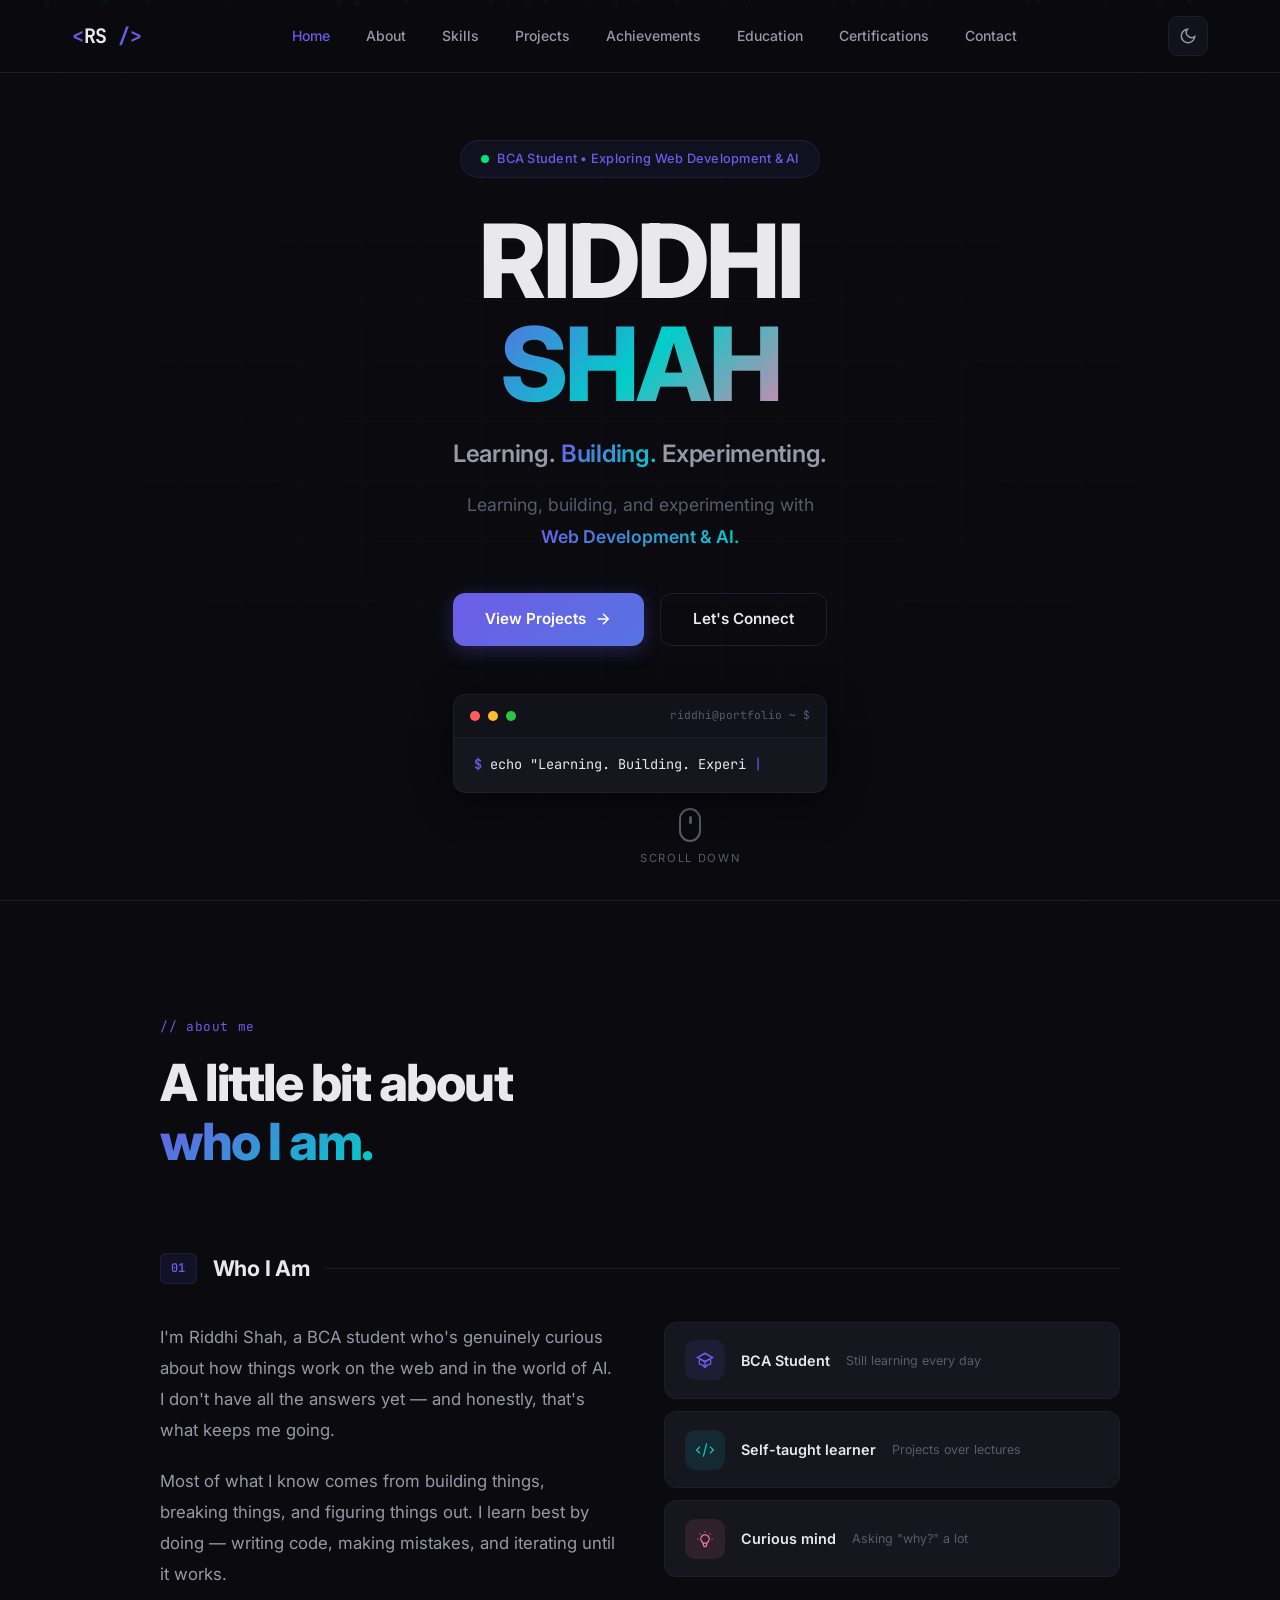
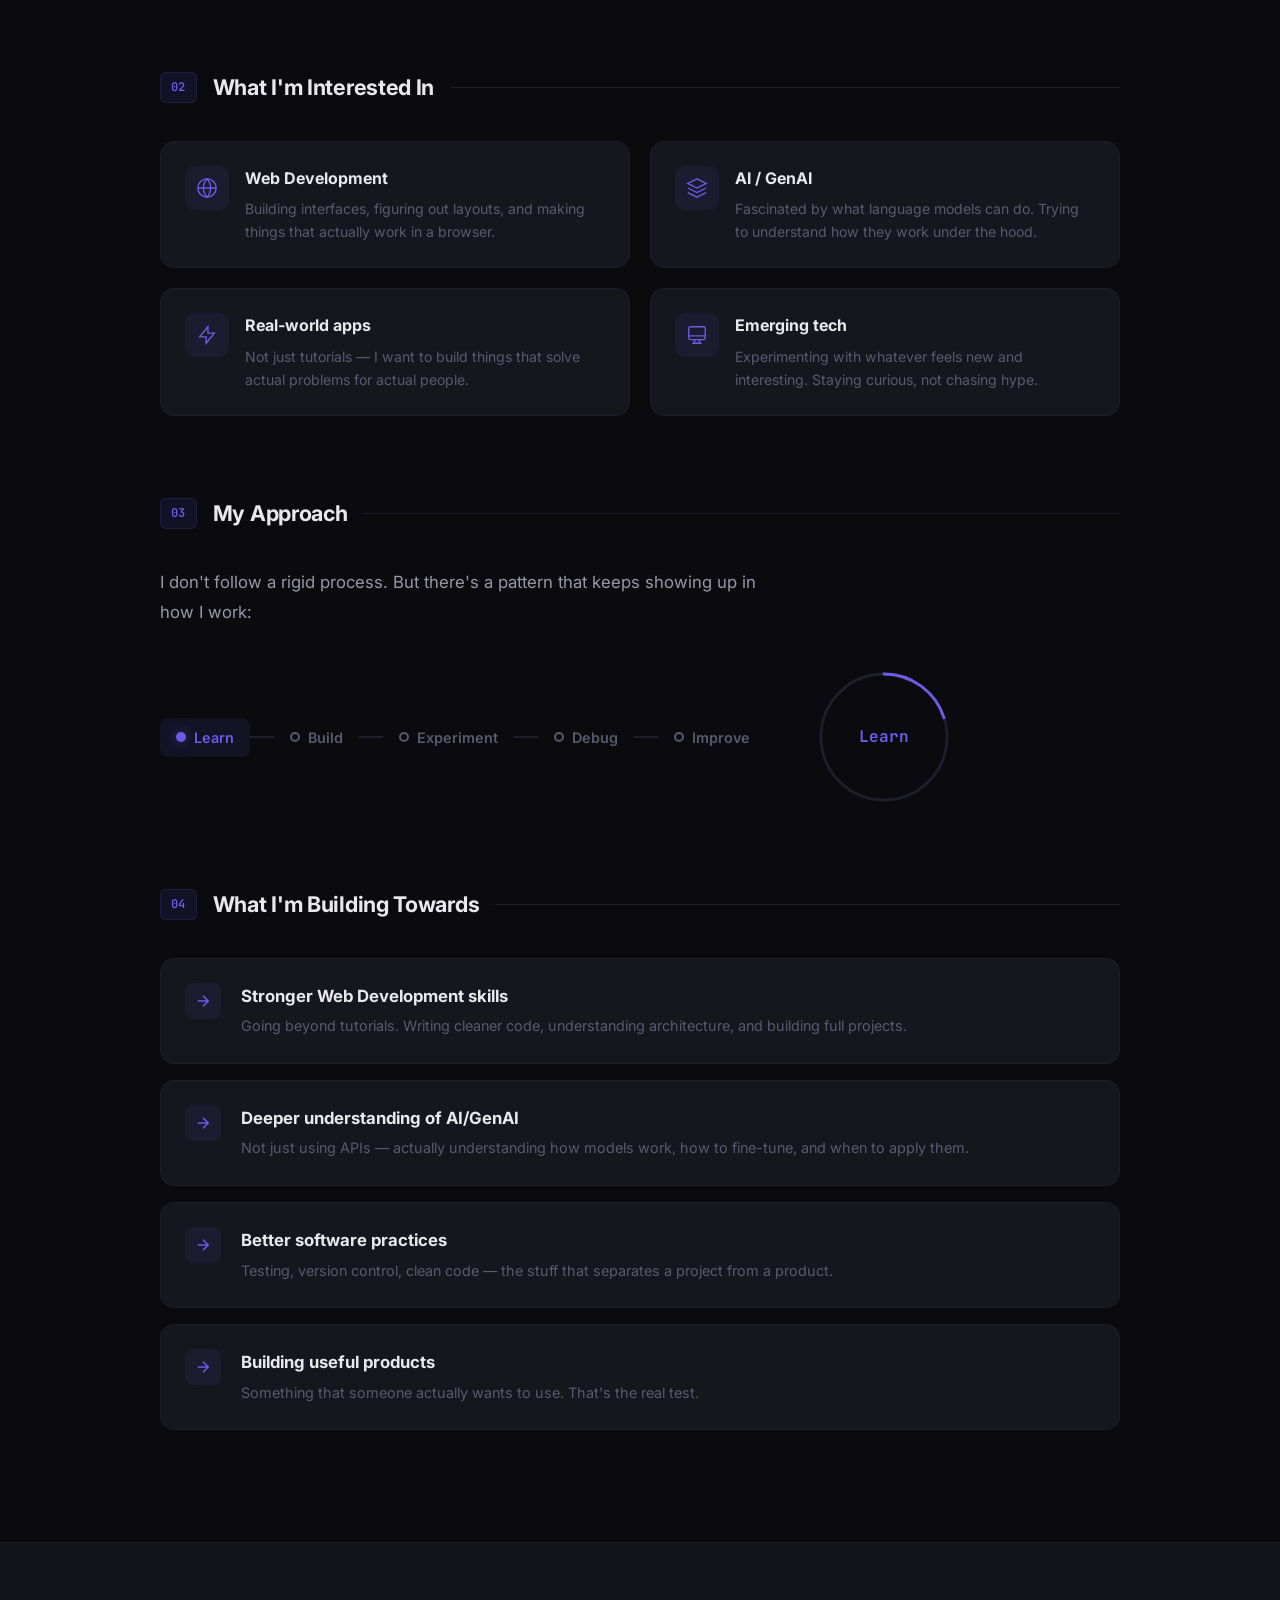
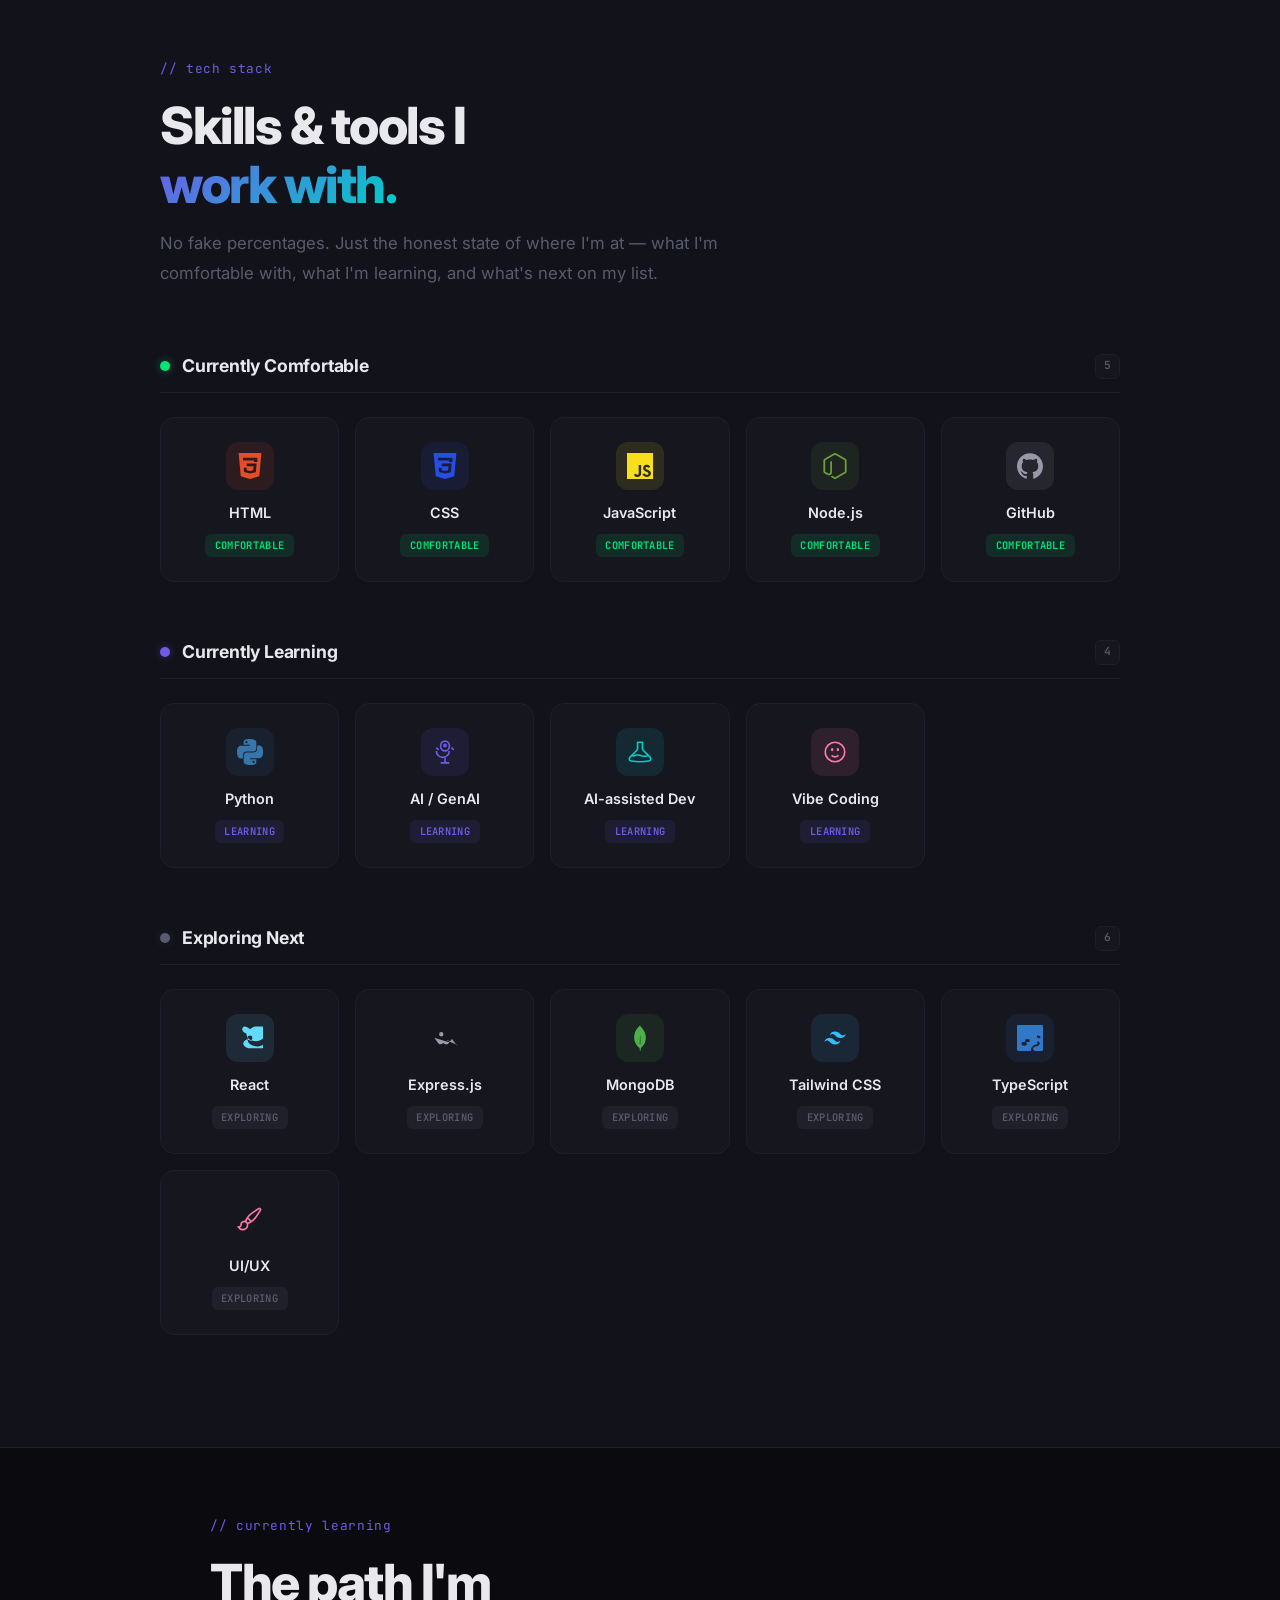
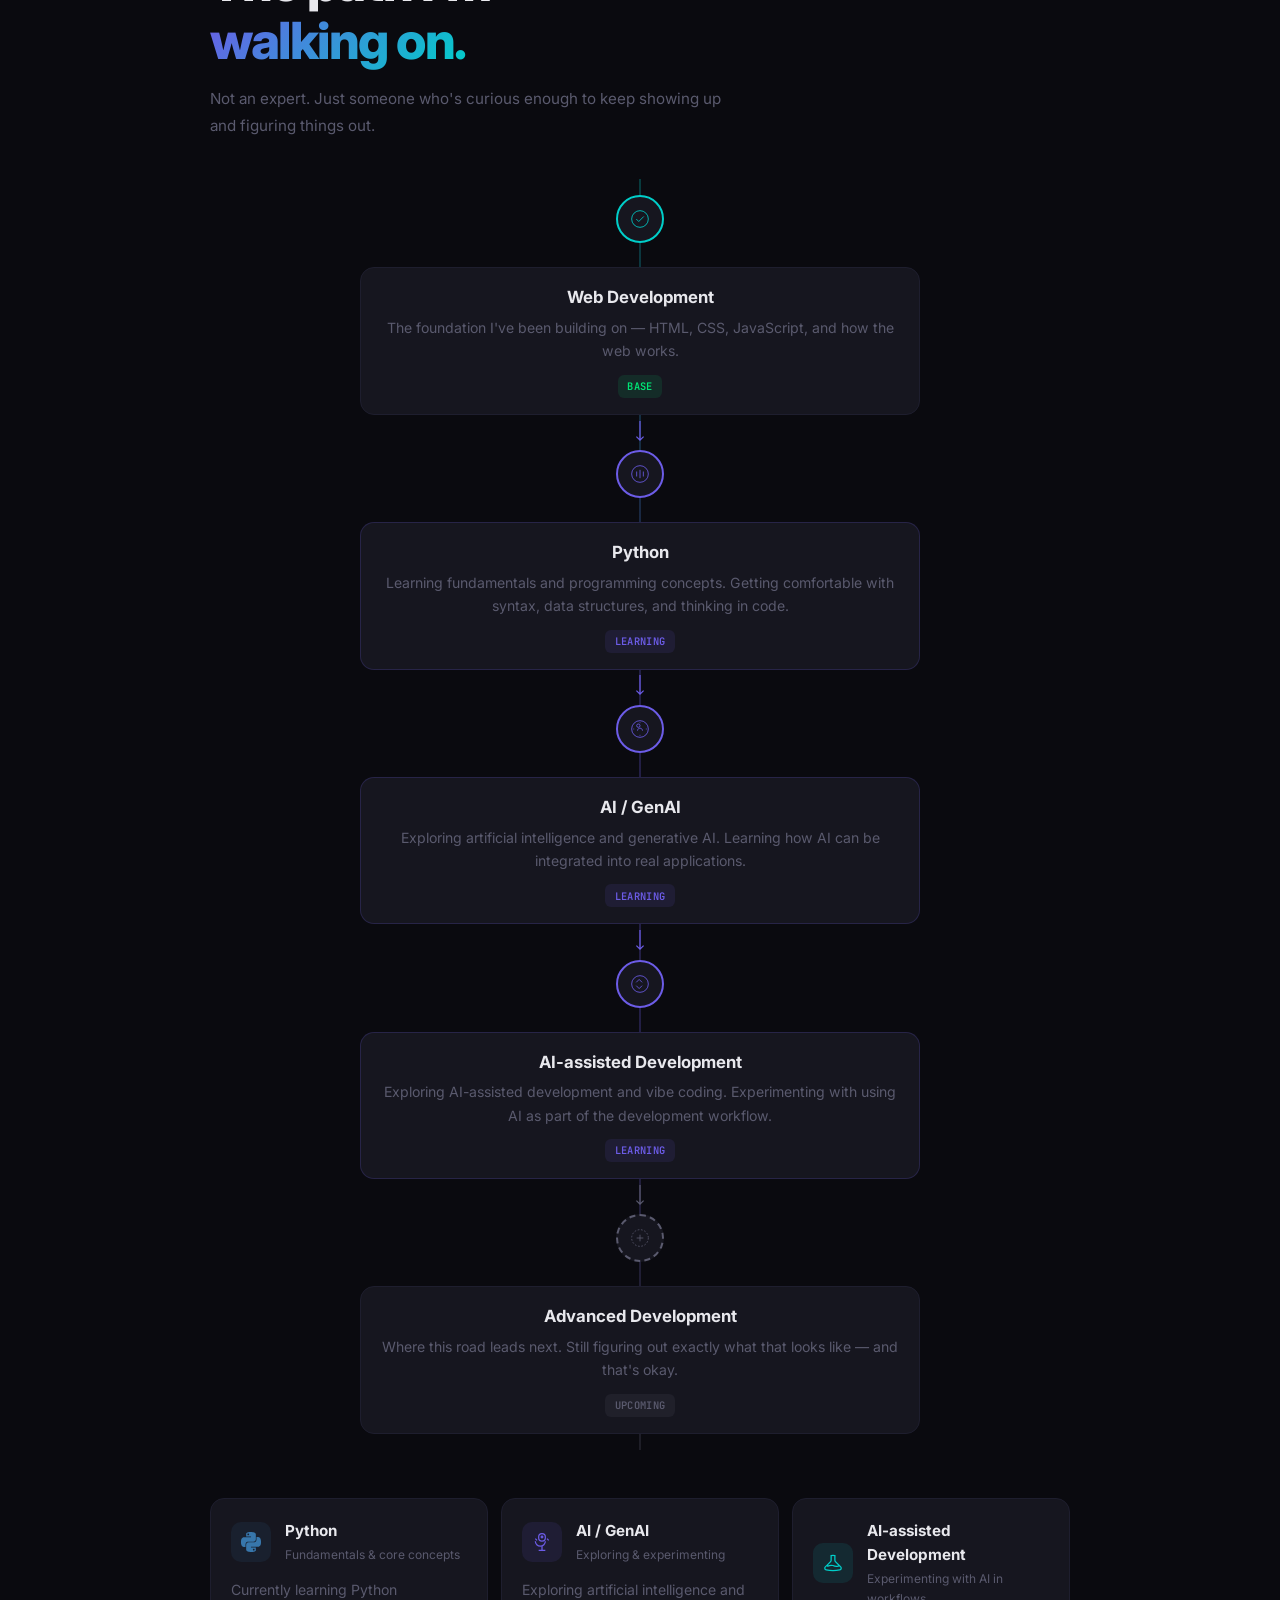
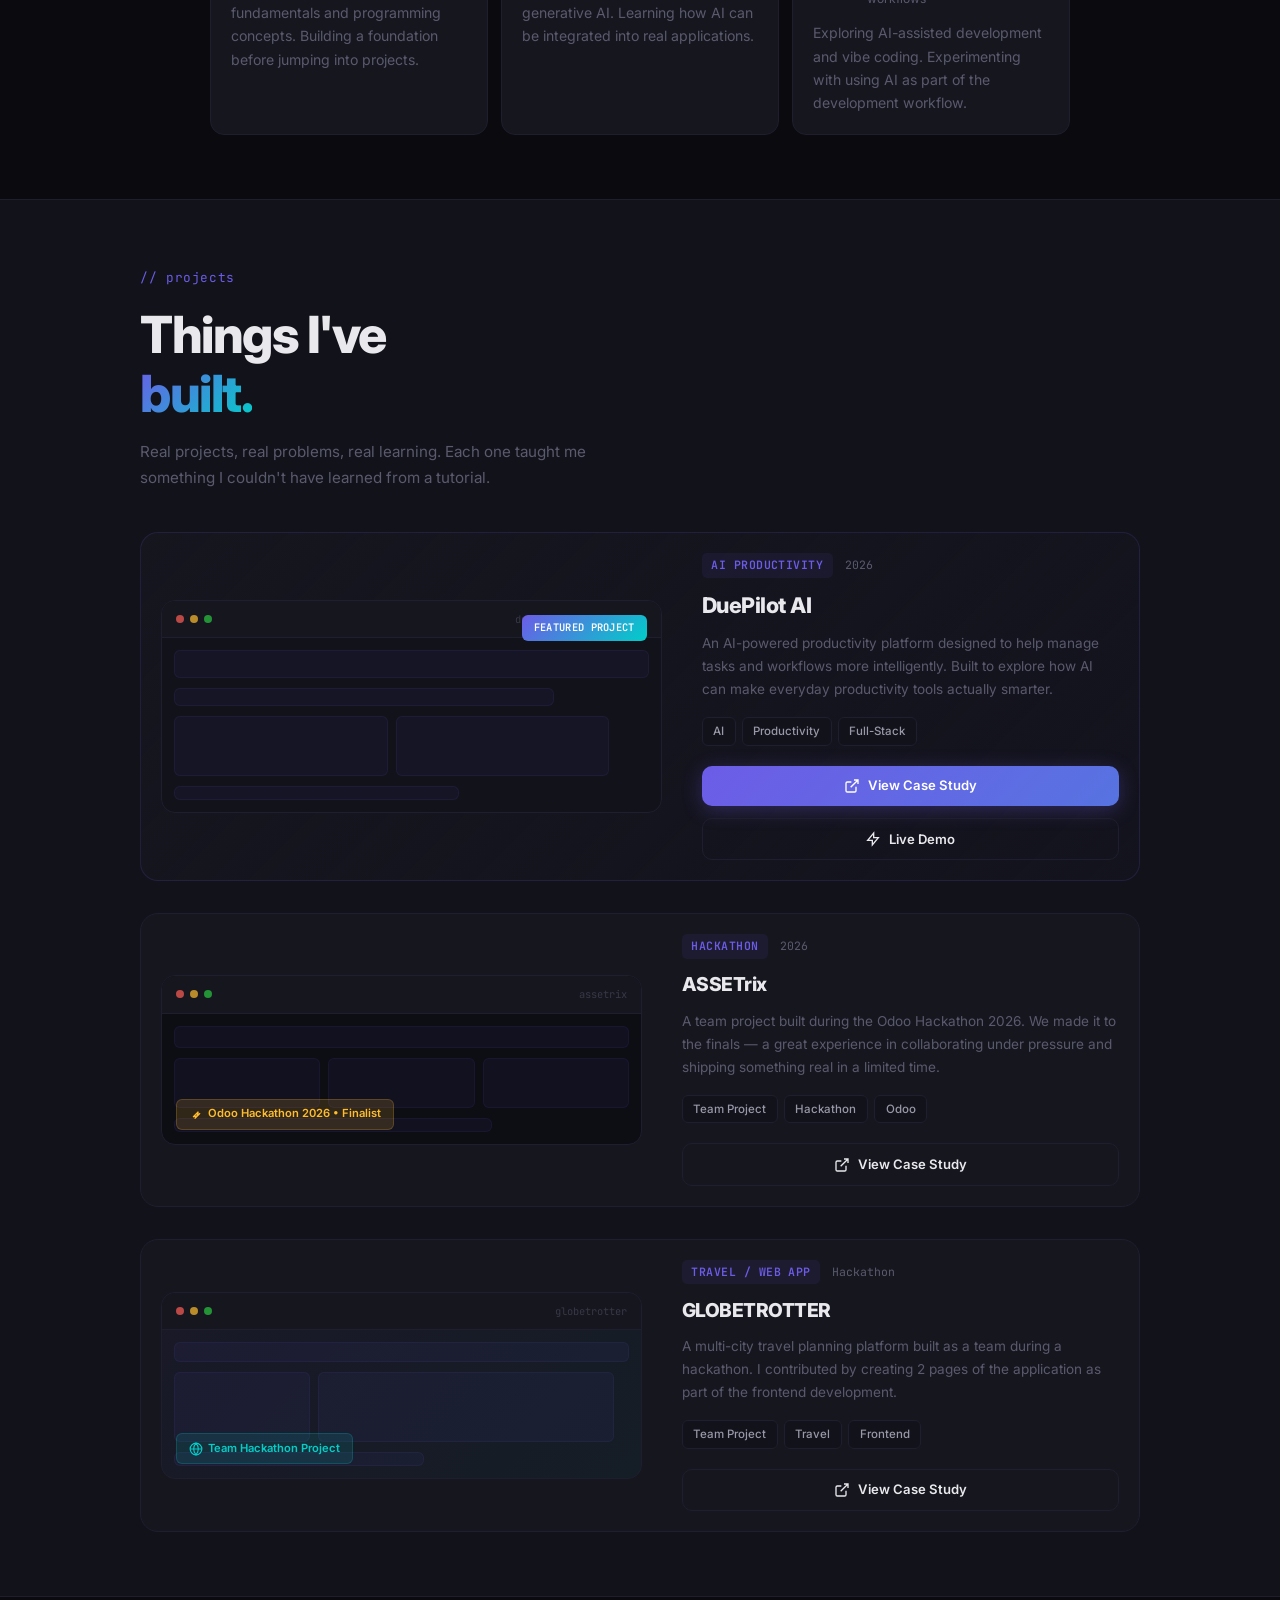
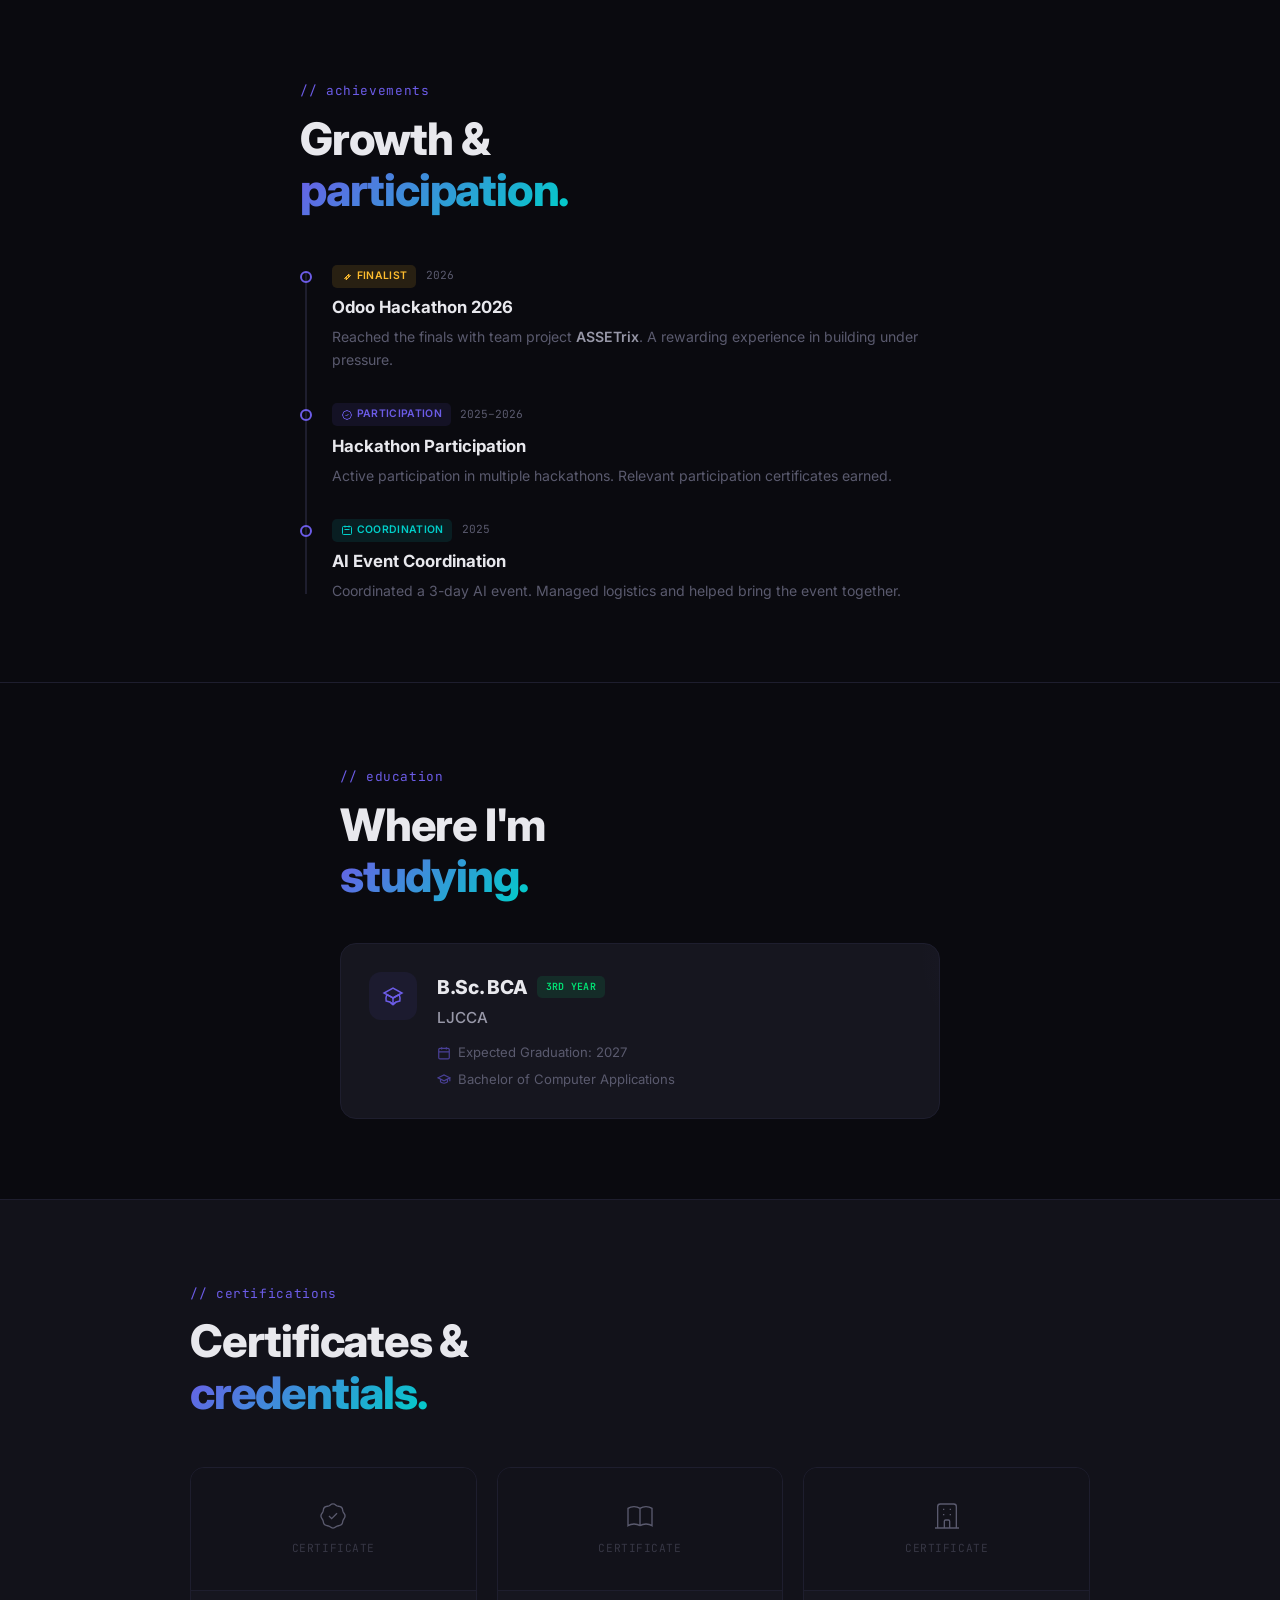
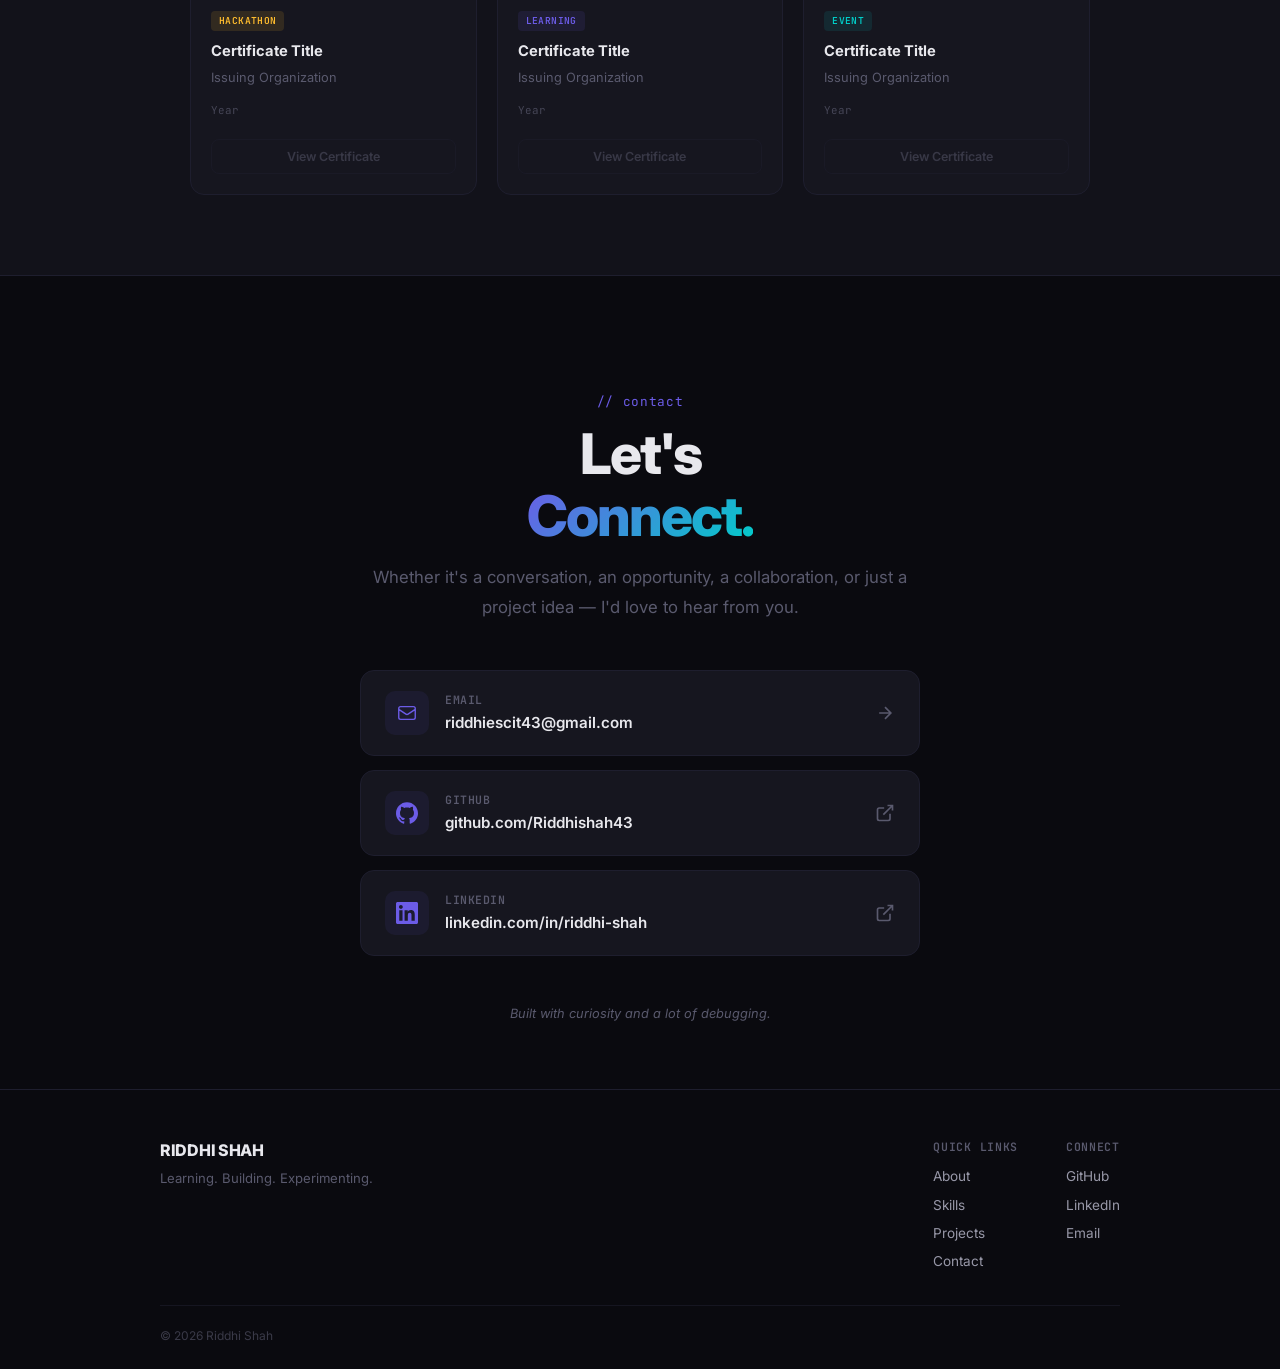
<file: index.html>
<!-- ============================================================
  index.html — Latest portfolio home (prtf_1)
  Showcases 3 projects as cards in #projects:
    1. DuePilot AI (personal/flagship) -> project-duepilot.html
    2. ASSETrix (team/Odoo 2026 finalist) -> project-assetrix.html
    3. GlobeTrotter (team/frontend) -> project-globetrotter.html
  ============================================================ -->
<!DOCTYPE html>
<html lang="en" data-theme="dark">
<head>
  <meta charset="UTF-8">
  <meta name="viewport" content="width=device-width, initial-scale=1.0">
  <title>Riddhi Shah — Developer Portfolio</title>
  <link rel="stylesheet" href="styles.css">
  <link rel="preconnect" href="https://fonts.googleapis.com">
  <link rel="preconnect" href="https://fonts.gstatic.com" crossorigin>
  <link href="https://fonts.googleapis.com/css2?family=JetBrains+Mono:wght@400;500;600;700&family=Inter:wght@300;400;500;600;700;800&display=swap" rel="stylesheet">
</head>
<body>

  <nav class="nav" id="nav">
    <div class="nav__inner">
      <a href="#home" class="nav__logo">
        <span class="nav__logo-bracket">&lt;</span>RS<span class="nav__logo-bracket"> /&gt;</span>
      </a>
      <ul class="nav__links" id="navLinks">
        <li><a href="#home" class="nav__link active">Home</a></li>
        <li><a href="#about" class="nav__link">About</a></li>
        <li><a href="#skills" class="nav__link">Skills</a></li>
        <li><a href="#projects" class="nav__link">Projects</a></li>
        <li><a href="#achievements" class="nav__link">Achievements</a></li>
        <li><a href="#education" class="nav__link">Education</a></li>
        <li><a href="#certifications" class="nav__link">Certifications</a></li>
        <li><a href="#contact" class="nav__link">Contact</a></li>
      </ul>
      <div class="nav__actions">
        <button class="theme-toggle" id="themeToggle" aria-label="Toggle theme">
          <svg class="theme-toggle__icon theme-toggle__icon--moon" viewBox="0 0 24 24" fill="none" stroke="currentColor" stroke-width="2">
            <path d="M21 12.79A9 9 0 1111.21 3a7 7 0 009.79 9.79z"/>
          </svg>
          <svg class="theme-toggle__icon theme-toggle__icon--sun" viewBox="0 0 24 24" fill="none" stroke="currentColor" stroke-width="2">
            <circle cx="12" cy="12" r="5"/><path d="M12 1v2M12 21v2M4.22 4.22l1.42 1.42M18.36 18.36l1.42 1.42M1 12h2M21 12h2M4.22 19.78l1.42-1.42M18.36 5.64l1.42-1.42"/>
          </svg>
        </button>
        <button class="nav__hamburger" id="hamburger" aria-label="Menu">
          <span></span><span></span><span></span>
        </button>
      </div>
    </div>
  </nav>

  <main>
    <section class="hero" id="home">
      <div class="hero__grid-bg" aria-hidden="true"></div>
      <div class="hero__particles" id="particles" aria-hidden="true"></div>
      <div class="hero__code-rain" id="codeRain" aria-hidden="true"></div>

      <div class="hero__content">
        <div class="hero__status anim-fade-up">
          <span class="hero__status-dot"></span>
          BCA Student &bull; Exploring Web Development &amp; AI
        </div>

        <h1 class="hero__name anim-fade-up anim-delay-1">
          <span class="hero__name-first">RIDDHI</span>
          <span class="hero__name-last">SHAH</span>
        </h1>

        <p class="hero__tagline anim-fade-up anim-delay-2">
          Learning. <span class="text-gradient">Building.</span> Experimenting.
        </p>

        <p class="hero__intro anim-fade-up anim-delay-3">
          Learning, building, and experimenting with<br>
          <span class="text-gradient hero__intro-highlight">Web Development &amp; AI.</span>
        </p>

        <div class="hero__ctas anim-fade-up anim-delay-4">
          <a href="#projects" class="btn btn--primary">
            <span class="btn__text">View Projects</span>
            <svg class="btn__arrow" viewBox="0 0 24 24" fill="none" stroke="currentColor" stroke-width="2">
              <path d="M5 12h14M12 5l7 7-7 7"/>
            </svg>
          </a>
          <a href="#contact" class="btn btn--secondary">
            <span class="btn__text">Let's Connect</span>
          </a>
        </div>

        <div class="hero__terminal anim-fade-up anim-delay-5">
          <div class="terminal">
            <div class="terminal__header">
              <span class="terminal__dot terminal__dot--red"></span>
              <span class="terminal__dot terminal__dot--yellow"></span>
              <span class="terminal__dot terminal__dot--green"></span>
              <span class="terminal__title">riddhi@portfolio ~ $</span>
            </div>
            <div class="terminal__body">
              <div class="terminal__line">
                <span class="terminal__prompt">$</span>
                <span class="terminal__cmd" id="typingText"></span>
                <span class="terminal__cursor">|</span>
              </div>
            </div>
          </div>
        </div>
      </div>

      <div class="hero__scroll-indicator anim-fade-up anim-delay-5">
        <div class="scroll-mouse">
          <div class="scroll-mouse__wheel"></div>
        </div>
        <span>scroll down</span>
      </div>
    </section>

    <section class="about" id="about">
      <div class="about__container">

        <div class="about__header">
          <span class="about__label anim-fade-up">// about me</span>
          <h2 class="about__title anim-fade-up anim-delay-1">
            A little bit about<br>
            <span class="text-gradient">who I am.</span>
          </h2>
        </div>

        <!-- ── Who I Am ──────────────────────── -->
        <div class="about__block about__block--who">
          <div class="about__block-header anim-fade-up">
            <div class="about__block-number">01</div>
            <h3 class="about__block-title">Who I Am</h3>
            <div class="about__block-line"></div>
          </div>
          <div class="about__block-content">
            <div class="about__who-text anim-fade-up">
              <p>
                I'm Riddhi Shah, a BCA student who's genuinely curious about how things
                work on the web and in the world of AI. I don't have all the answers yet
                — and honestly, that's what keeps me going.
              </p>
              <p>
                Most of what I know comes from building things, breaking things, and figuring
                things out. I learn best by doing — writing code, making mistakes, and
                iterating until it works.
              </p>
            </div>
            <div class="about__who-cards anim-fade-up anim-delay-1">
              <div class="about__card about__card--accent">
                <div class="about__card-icon">
                  <svg viewBox="0 0 24 24" fill="none" stroke="currentColor" stroke-width="1.5"><path d="M12 14l9-5-9-5-9 5 9 5z"/><path d="M12 14l6.16-3.422a12.083 12.083 0 01.665 6.479A11.952 11.952 0 0012 20.055a11.952 11.952 0 00-6.824-2.998 12.078 12.078 0 01.665-6.479L12 14z"/><path d="M12 14l9-5-9-5-9 5 9 5zM12 14v7m0 0l-3-3m3 3l3-3"/></svg>
                </div>
                <span class="about__card-label">BCA Student</span>
                <span class="about__card-sub">Still learning every day</span>
              </div>
              <div class="about__card about__card--accent2">
                <div class="about__card-icon">
                  <svg viewBox="0 0 24 24" fill="none" stroke="currentColor" stroke-width="1.5"><path d="M10 20l4-16m4 4l4 4-4 4M6 16l-4-4 4-4"/></svg>
                </div>
                <span class="about__card-label">Self-taught learner</span>
                <span class="about__card-sub">Projects over lectures</span>
              </div>
              <div class="about__card about__card--accent3">
                <div class="about__card-icon">
                  <svg viewBox="0 0 24 24" fill="none" stroke="currentColor" stroke-width="1.5"><path d="M9.663 17h4.673M12 3v1m6.364 1.636l-.707.707M21 12h-1M4 12H3m3.343-5.657l-.707-.707m2.828 9.9a5 5 0 117.072 0l-.548.547A3.374 3.374 0 0014 18.469V19a2 2 0 11-4 0v-.531c0-.895-.356-1.754-.988-2.386l-.548-.547z"/></svg>
                </div>
                <span class="about__card-label">Curious mind</span>
                <span class="about__card-sub">Asking "why?" a lot</span>
              </div>
            </div>
          </div>
        </div>

        <!-- ── What I'm Interested In ────────── -->
        <div class="about__block about__block--interests">
          <div class="about__block-header anim-fade-up">
            <div class="about__block-number">02</div>
            <h3 class="about__block-title">What I'm Interested In</h3>
            <div class="about__block-line"></div>
          </div>
          <div class="about__block-content">
            <div class="about__interests-grid">
              <div class="about__interest-item anim-fade-up">
                <div class="about__interest-icon">
                  <svg viewBox="0 0 24 24" fill="none" stroke="currentColor" stroke-width="1.5"><circle cx="12" cy="12" r="10"/><path d="M2 12h20M12 2a15.3 15.3 0 014 10 15.3 15.3 0 01-4 10 15.3 15.3 0 01-4-10 15.3 15.3 0 014-10z"/></svg>
                </div>
                <div class="about__interest-text">
                  <h4>Web Development</h4>
                  <p>Building interfaces, figuring out layouts, and making things that actually work in a browser.</p>
                </div>
              </div>
              <div class="about__interest-item anim-fade-up anim-delay-1">
                <div class="about__interest-icon">
                  <svg viewBox="0 0 24 24" fill="none" stroke="currentColor" stroke-width="1.5"><path d="M12 2L2 7l10 5 10-5-10-5zM2 17l10 5 10-5M2 12l10 5 10-5"/></svg>
                </div>
                <div class="about__interest-text">
                  <h4>AI / GenAI</h4>
                  <p>Fascinated by what language models can do. Trying to understand how they work under the hood.</p>
                </div>
              </div>
              <div class="about__interest-item anim-fade-up anim-delay-2">
                <div class="about__interest-icon">
                  <svg viewBox="0 0 24 24" fill="none" stroke="currentColor" stroke-width="1.5"><path d="M13 10V3L4 14h7v7l9-11h-7z"/></svg>
                </div>
                <div class="about__interest-text">
                  <h4>Real-world apps</h4>
                  <p>Not just tutorials — I want to build things that solve actual problems for actual people.</p>
                </div>
              </div>
              <div class="about__interest-item anim-fade-up anim-delay-3">
                <div class="about__interest-icon">
                  <svg viewBox="0 0 24 24" fill="none" stroke="currentColor" stroke-width="1.5"><path d="M9.75 17L9 20l-1 1h8l-1-1-.75-3M3 13h18M5 17h14a2 2 0 002-2V5a2 2 0 00-2-2H5a2 2 0 00-2 2v10a2 2 0 002 2z"/></svg>
                </div>
                <div class="about__interest-text">
                  <h4>Emerging tech</h4>
                  <p>Experimenting with whatever feels new and interesting. Staying curious, not chasing hype.</p>
                </div>
              </div>
            </div>
          </div>
        </div>

        <!-- ── My Approach ────────────────────── -->
        <div class="about__block about__block--approach">
          <div class="about__block-header anim-fade-up">
            <div class="about__block-number">03</div>
            <h3 class="about__block-title">My Approach</h3>
            <div class="about__block-line"></div>
          </div>
          <div class="about__block-content">
            <p class="about__approach-text anim-fade-up">
              I don't follow a rigid process. But there's a pattern that keeps showing up in how I work:
            </p>
            <div class="about__approach-loop" id="approachLoop">
              <div class="about__approach-steps anim-fade-up anim-delay-1">
                <div class="about__step active" data-step="0">
                  <div class="about__step-dot"></div>
                  <span>Learn</span>
                </div>
                <div class="about__step-connector"></div>
                <div class="about__step" data-step="1">
                  <div class="about__step-dot"></div>
                  <span>Build</span>
                </div>
                <div class="about__step-connector"></div>
                <div class="about__step" data-step="2">
                  <div class="about__step-dot"></div>
                  <span>Experiment</span>
                </div>
                <div class="about__step-connector"></div>
                <div class="about__step" data-step="3">
                  <div class="about__step-dot"></div>
                  <span>Debug</span>
                </div>
                <div class="about__step-connector"></div>
                <div class="about__step" data-step="4">
                  <div class="about__step-dot"></div>
                  <span>Improve</span>
                </div>
              </div>
              <div class="about__approach-visual">
                <div class="about__loop-ring">
                  <svg viewBox="0 0 200 200" class="about__loop-svg">
                    <circle cx="100" cy="100" r="90" class="about__loop-track" />
                    <circle cx="100" cy="100" r="90" class="about__loop-progress" id="loopProgress" />
                  </svg>
                  <div class="about__loop-label" id="loopLabel">Learn</div>
                </div>
              </div>
            </div>
          </div>
        </div>

        <!-- ── What I'm Building Towards ─────── -->
        <div class="about__block about__block--goals">
          <div class="about__block-header anim-fade-up">
            <div class="about__block-number">04</div>
            <h3 class="about__block-title">What I'm Building Towards</h3>
            <div class="about__block-line"></div>
          </div>
          <div class="about__block-content">
            <div class="about__goals-grid">
              <div class="about__goal anim-fade-up">
                <span class="about__goal-arrow">
                  <svg viewBox="0 0 24 24" fill="none" stroke="currentColor" stroke-width="2"><path d="M5 12h14M12 5l7 7-7 7"/></svg>
                </span>
                <div>
                  <h4>Stronger Web Development skills</h4>
                  <p>Going beyond tutorials. Writing cleaner code, understanding architecture, and building full projects.</p>
                </div>
              </div>
              <div class="about__goal anim-fade-up anim-delay-1">
                <span class="about__goal-arrow">
                  <svg viewBox="0 0 24 24" fill="none" stroke="currentColor" stroke-width="2"><path d="M5 12h14M12 5l7 7-7 7"/></svg>
                </span>
                <div>
                  <h4>Deeper understanding of AI/GenAI</h4>
                  <p>Not just using APIs — actually understanding how models work, how to fine-tune, and when to apply them.</p>
                </div>
              </div>
              <div class="about__goal anim-fade-up anim-delay-2">
                <span class="about__goal-arrow">
                  <svg viewBox="0 0 24 24" fill="none" stroke="currentColor" stroke-width="2"><path d="M5 12h14M12 5l7 7-7 7"/></svg>
                </span>
                <div>
                  <h4>Better software practices</h4>
                  <p>Testing, version control, clean code — the stuff that separates a project from a product.</p>
                </div>
              </div>
              <div class="about__goal anim-fade-up anim-delay-3">
                <span class="about__goal-arrow">
                  <svg viewBox="0 0 24 24" fill="none" stroke="currentColor" stroke-width="2"><path d="M5 12h14M12 5l7 7-7 7"/></svg>
                </span>
                <div>
                  <h4>Building useful products</h4>
                  <p>Something that someone actually wants to use. That's the real test.</p>
                </div>
              </div>
            </div>
          </div>
        </div>

      </div>
    </section>

    <section class="skills" id="skills">
      <div class="skills__container">

        <div class="skills__header">
          <span class="skills__label anim-fade-up">// tech stack</span>
          <h2 class="skills__title anim-fade-up anim-delay-1">
            Skills & tools I<br>
            <span class="text-gradient">work with.</span>
          </h2>
          <p class="skills__subtitle anim-fade-up anim-delay-2">
            No fake percentages. Just the honest state of where I'm at — what I'm comfortable
            with, what I'm learning, and what's next on my list.
          </p>
        </div>

        <!-- ── Currently Comfortable ────────────── -->
        <div class="skills__group">
          <div class="skills__group-header anim-fade-up">
            <div class="skills__group-dot skills__group-dot--comfortable"></div>
            <h3 class="skills__group-title">Currently Comfortable</h3>
            <span class="skills__group-count">5</span>
          </div>
          <div class="skills__grid">

            <div class="skill-card anim-fade-up" data-tilt>
              <div class="skill-card__icon skill-card__icon--html">
                <svg viewBox="0 0 24 24" fill="currentColor"><path d="M1.5 0h21l-1.91 21.563L11.997 24l-8.493-2.438L1.5 0zm17.09 4.413L5.41 4.41l.213 2.622 10.125.002-.255 2.716h-6.64l.24 2.573h6.182l-.366 3.523-2.91.804-2.956-.81-.188-2.11h-2.61l.29 3.855L12 19.002l5.357-1.14.733-8.147h-8.043l.134-1.473h8.632l.17-1.868z"/></svg>
              </div>
              <span class="skill-card__name">HTML</span>
              <span class="skill-card__badge skill-card__badge--comfortable">Comfortable</span>
            </div>

            <div class="skill-card anim-fade-up anim-delay-1" data-tilt>
              <div class="skill-card__icon skill-card__icon--css">
                <svg viewBox="0 0 24 24" fill="currentColor"><path d="M1.5 0h21l-1.91 21.563L11.997 24l-8.493-2.438L1.5 0zm17.09 4.413L5.41 4.41l.213 2.622 10.125.002-.255 2.716h-6.64l.24 2.573h6.182l-.366 3.523-2.91.804-2.956-.81-.188-2.11h-2.61l.29 3.855L12 19.002l5.357-1.14.733-8.147h-8.043l.134-1.473h8.632l.17-1.868z"/></svg>
              </div>
              <span class="skill-card__name">CSS</span>
              <span class="skill-card__badge skill-card__badge--comfortable">Comfortable</span>
            </div>

            <div class="skill-card anim-fade-up anim-delay-2" data-tilt>
              <div class="skill-card__icon skill-card__icon--js">
                <svg viewBox="0 0 24 24" fill="currentColor"><path d="M0 0h24v24H0V0zm22.034 18.276c-.175-1.095-.888-2.015-3.003-2.873-.736-.345-1.554-.585-1.797-1.14-.091-.33-.105-.51-.046-.705.15-.646.915-.84 1.515-.66.39.12.75.42.976.9 1.034-.676 1.034-.676 1.755-1.125-.27-.42-.405-.6-.586-.78-.63-.705-1.469-1.065-2.834-1.034l-.705.089c-.676.165-1.32.525-1.71 1.005-1.14 1.291-.811 3.541.569 4.471 1.365 1.02 3.361 1.244 3.616 2.205.24 1.17-.87 1.545-1.966 1.41-.811-.18-1.26-.586-1.755-1.336l-1.83 1.051c.21.48.45.689.81 1.109 1.74 1.756 6.09 1.666 6.871-1.004.029-.09.24-.705.074-1.65l.046.067zm-8.983-7.245h-2.248c0 1.938-.009 3.864-.009 5.805 0 1.232.063 2.363-.138 2.711-.33.689-1.18.601-1.566.48-.396-.196-.597-.466-.83-.855-.063-.105-.11-.196-.127-.196l-1.825 1.125c.305.63.75 1.172 1.324 1.517.855.51 2.004.675 3.207.405.783-.226 1.458-.691 1.811-1.411.51-.93.402-2.07.397-3.346.012-2.054 0-4.109 0-6.179l.004-.056z"/></svg>
              </div>
              <span class="skill-card__name">JavaScript</span>
              <span class="skill-card__badge skill-card__badge--comfortable">Comfortable</span>
            </div>

            <div class="skill-card anim-fade-up anim-delay-3" data-tilt>
              <div class="skill-card__icon skill-card__icon--node">
                <svg viewBox="0 0 24 24" fill="currentColor"><path d="M11.998 24c-.321 0-.641-.084-.922-.247l-2.936-1.737c-.438-.245-.224-.332-.08-.383.585-.203.703-.25 1.328-.604.065-.037.151-.023.218.017l2.256 1.339a.29.29 0 00.272 0l8.795-5.076a.277.277 0 00.134-.238V6.921a.28.28 0 00-.137-.242l-8.791-5.072a.278.278 0 00-.271 0L3.075 6.68a.284.284 0 00-.139.241v10.15a.27.27 0 00.139.235l2.409 1.392c1.307.654 2.108-.116 2.108-.89V7.787c0-.142.114-.253.256-.253h1.115c.139 0 .255.112.255.253v10.021c0 1.745-.95 2.745-2.604 2.745-.508 0-.909 0-2.026-.551L2.28 18.675A1.857 1.857 0 011.26 17.07V6.921c0-.681.363-1.317.953-1.658L11.007.187a1.929 1.929 0 011.982 0l8.794 5.076c.591.34.955.977.955 1.658v10.15a1.87 1.87 0 01-1.002 1.605l-8.795 5.076a1.81 1.81 0 01-.941.248z"/></svg>
              </div>
              <span class="skill-card__name">Node.js</span>
              <span class="skill-card__badge skill-card__badge--comfortable">Comfortable</span>
            </div>

            <div class="skill-card anim-fade-up anim-delay-4" data-tilt>
              <div class="skill-card__icon skill-card__icon--github">
                <svg viewBox="0 0 24 24" fill="currentColor"><path d="M12 .297c-6.63 0-12 5.373-12 12 0 5.303 3.438 9.8 8.205 11.385.6.113.82-.258.82-.577 0-.285-.01-1.04-.015-2.04-3.338.724-4.042-1.61-4.042-1.61C4.422 18.07 3.633 17.7 3.633 17.7c-1.087-.744.084-.729.084-.729 1.205.084 1.838 1.236 1.838 1.236 1.07 1.835 2.809 1.305 3.495.998.108-.776.417-1.305.76-1.605-2.665-.3-5.466-1.332-5.466-5.93 0-1.31.465-2.38 1.235-3.22-.135-.303-.54-1.523.105-3.176 0 0 1.005-.322 3.3 1.23.96-.267 1.98-.399 3-.405 1.02.006 2.04.138 3 .405 2.28-1.552 3.285-1.23 3.285-1.23.645 1.653.24 2.873.12 3.176.765.84 1.23 1.91 1.23 3.22 0 4.61-2.805 5.625-5.475 5.92.42.36.81 1.096.81 2.22 0 1.606-.015 2.896-.015 3.286 0 .315.21.69.825.57C20.565 22.092 24 17.592 24 12.297c0-6.627-5.373-12-12-12"/></svg>
              </div>
              <span class="skill-card__name">GitHub</span>
              <span class="skill-card__badge skill-card__badge--comfortable">Comfortable</span>
            </div>

          </div>
        </div>

        <!-- ── Currently Learning ────────────── -->
        <div class="skills__group">
          <div class="skills__group-header anim-fade-up">
            <div class="skills__group-dot skills__group-dot--learning"></div>
            <h3 class="skills__group-title">Currently Learning</h3>
            <span class="skills__group-count">4</span>
          </div>
          <div class="skills__grid">

            <div class="skill-card skill-card--learning anim-fade-up" data-tilt>
              <div class="skill-card__icon skill-card__icon--python">
                <svg viewBox="0 0 24 24" fill="currentColor"><path d="M14.25.18l.9.2.73.26.59.3.45.32.34.34.25.34.16.33.1.3.04.26.02.2-.01.13V8.5l-.05.63-.13.55-.21.46-.26.38-.3.31-.33.25-.35.19-.35.14-.33.1-.3.07-.26.04-.21.02H8.77l-.69.05-.59.14-.5.22-.41.27-.33.32-.27.35-.2.36-.15.37-.1.35-.07.32-.04.27-.02.21v3.06H3.17l-.21-.03-.28-.07-.32-.12-.35-.18-.36-.26-.36-.36-.35-.46-.32-.59-.28-.73-.21-.88-.14-1.05-.05-1.23.06-1.22.16-1.04.24-.87.32-.71.36-.57.4-.44.42-.33.42-.24.4-.16.36-.1.32-.05.24-.01h.16l.06.01h8.16v-.83H6.18l-.01-2.75-.02-.37.05-.34.11-.31.17-.28.25-.26.31-.23.38-.2.44-.18.51-.15.58-.12.64-.1.71-.06.77-.04.84-.02 1.27.05zm-6.3 1.98l-.23.33-.08.41.08.41.23.34.33.22.41.09.41-.09.33-.22.23-.34.08-.41-.08-.41-.23-.33-.33-.22-.41-.09-.41.09zm13.09 3.95l.28.06.32.12.35.18.36.27.36.35.35.47.32.59.28.73.21.89.14 1.04.05 1.23-.06 1.23-.16 1.04-.24.86-.32.71-.36.57-.4.45-.42.33-.42.24-.4.16-.36.09-.32.05-.24.02-.16-.01h-8.22v.82h5.84l.01 2.76.02.36-.05.34-.11.31-.17.29-.25.25-.31.24-.38.2-.44.17-.51.15-.58.13-.64.09-.71.07-.77.04-.84.01-1.27-.04-1.07-.14-.9-.2-.73-.25-.59-.3-.45-.33-.34-.34-.25-.34-.16-.33-.1-.3-.04-.25-.02-.2.01-.13v-5.34l.05-.64.13-.54.21-.46.26-.38.3-.32.33-.24.35-.2.35-.14.33-.1.3-.06.26-.04.21-.02.13-.01h5.84l.69-.05.59-.14.5-.21.41-.28.33-.32.27-.35.2-.36.15-.36.1-.35.07-.32.04-.28.02-.21V6.07h2.09l.14.01zm-6.47 14.25l-.23.33-.08.41.08.41.23.33.33.23.41.08.41-.08.33-.23.23-.33.08-.41-.08-.41-.23-.33-.33-.23-.41-.08-.41.08z"/></svg>
              </div>
              <span class="skill-card__name">Python</span>
              <span class="skill-card__badge skill-card__badge--learning">Learning</span>
            </div>

            <div class="skill-card skill-card--learning anim-fade-up anim-delay-1" data-tilt>
              <div class="skill-card__icon skill-card__icon--ai">
                <svg viewBox="0 0 24 24" fill="none" stroke="currentColor" stroke-width="1.5"><path d="M12 2a4 4 0 014 4v1a4 4 0 01-8 0V6a4 4 0 014-4z"/><path d="M16 11a6 6 0 01-12 0"/><path d="M12 17v5M8 22h8"/><path d="M18 8l2 2M4 8l2 2"/><circle cx="12" cy="6" r="1"/></svg>
              </div>
              <span class="skill-card__name">AI / GenAI</span>
              <span class="skill-card__badge skill-card__badge--learning">Learning</span>
            </div>

            <div class="skill-card skill-card--learning anim-fade-up anim-delay-2" data-tilt>
              <div class="skill-card__icon skill-card__icon--aidev">
                <svg viewBox="0 0 24 24" fill="none" stroke="currentColor" stroke-width="1.5"><path d="M9.75 3.104v5.714a2.25 2.25 0 01-.659 1.591L5 14.5M9.75 3.104c-.251.023-.501.05-.75.082m.75-.082a24.301 24.301 0 014.5 0m0 0v5.714c0 .597.237 1.17.659 1.591L19.8 15.3M14.25 3.104c.251.023.501.05.75.082M19.8 15.3l-1.57.393A9.065 9.065 0 0112 15a9.065 9.065 0 00-6.23.693L5 14.5m14.8.8l1.402 1.402c1.232 1.232.65 3.318-1.067 3.611A48.309 48.309 0 0112 21c-2.773 0-5.491-.235-8.135-.687-1.718-.293-2.3-2.379-1.067-3.61L5 14.5"/></svg>
              </div>
              <span class="skill-card__name">AI-assisted Dev</span>
              <span class="skill-card__badge skill-card__badge--learning">Learning</span>
            </div>

            <div class="skill-card skill-card--learning anim-fade-up anim-delay-3" data-tilt>
              <div class="skill-card__icon skill-card__icon--vibe">
                <svg viewBox="0 0 24 24" fill="none" stroke="currentColor" stroke-width="1.5"><path d="M15.182 15.182a4.5 4.5 0 01-6.364 0M21 12a9 9 0 11-18 0 9 9 0 0118 0zM9.75 9.75c0 .414-.168.75-.375.75S9 10.164 9 9.75 9.168 9 9.375 9s.375.336.375.75zm-.375 0h.008v.015h-.008V9.75zm5.625 0c0 .414-.168.75-.375.75s-.375-.336-.375-.75.168-.75.375-.75.375.336.375.75zm-.375 0h.008v.015h-.008V9.75z"/></svg>
              </div>
              <span class="skill-card__name">Vibe Coding</span>
              <span class="skill-card__badge skill-card__badge--learning">Learning</span>
            </div>

          </div>
        </div>

        <!-- ── Exploring Next ────────────── -->
        <div class="skills__group">
          <div class="skills__group-header anim-fade-up">
            <div class="skills__group-dot skills__group-dot--exploring"></div>
            <h3 class="skills__group-title">Exploring Next</h3>
            <span class="skills__group-count">6</span>
          </div>
          <div class="skills__grid skills__grid--exploring">

            <div class="skill-card skill-card--exploring anim-fade-up" data-tilt>
              <div class="skill-card__icon skill-card__icon--react">
                <svg viewBox="0 0 24 24" fill="currentColor"><path d="M14.23 12.004a2.236 2.236 0 01-2.235 2.236 2.236 2.236 0 01-2.236-2.236 2.236 2.236 0 012.235-2.236 2.236 2.236 0 012.236 2.236zm2.648-10.69c-1.346 0-3.107.96-4.888 2.622-1.78-1.653-3.542-2.602-4.887-2.602-.31 0-.593.064-.839.189-.91.47-1.494 1.39-1.494 2.44 0 1.573 1.55 3.067 4.036 4.048-.025.21-.04.422-.04.635 0 3.473 3.81 6.298 8.508 6.298 4.697 0 8.507-2.825 8.507-6.298 0-.213-.015-.426-.04-.635 2.485-.98 4.035-2.475 4.035-4.048 0-1.05-.584-1.97-1.494-2.44a2.83 2.83 0 00-.84-.189zM12.016 21.49c-3.448 0-6.25-2.063-6.25-4.611 0-1.573 1.55-3.068 4.037-4.048-.025.21-.04.422-.04.635 0 3.473 3.81 6.298 8.508 6.298 4.697 0 8.507-2.825 8.507-6.298 0-.213-.015-.426-.04-.635 2.485.98 4.035 2.475 4.035 4.048 0 2.548-2.802 4.611-6.25 4.611z"/></svg>
              </div>
              <span class="skill-card__name">React</span>
              <span class="skill-card__badge skill-card__badge--exploring">Exploring</span>
            </div>

            <div class="skill-card skill-card--exploring anim-fade-up anim-delay-1" data-tilt>
              <div class="skill-card__icon skill-card__icon--express">
                <svg viewBox="0 0 24 24" fill="currentColor"><path d="M24 18.588a1.529 1.529 0 01-1.895-.72l-3.45-4.771-.24-.334-.243.335-1.156 1.598a3.01 3.01 0 01-3.683.631L2.1 11.756l.016.022 3.637 5.014a3.01 3.01 0 003.685.63l1.093-.758 1.094.76a3.01 3.01 0 003.686-.63l3.636-5.014.016.022-1.493 2.071a1.53 1.53 0 01-1.894.72l-1.628-.447-.335-.093-.336.093zM8.594 10.559a2.007 2.007 0 110-4.014 2.007 2.007 0 010 4.014z"/></svg>
              </div>
              <span class="skill-card__name">Express.js</span>
              <span class="skill-card__badge skill-card__badge--exploring">Exploring</span>
            </div>

            <div class="skill-card skill-card--exploring anim-fade-up anim-delay-2" data-tilt>
              <div class="skill-card__icon skill-card__icon--mongo">
                <svg viewBox="0 0 24 24" fill="currentColor"><path d="M17.193 9.555c-1.264-5.58-4.252-7.414-4.573-8.115-.28-.394-.53-.954-.735-1.44-.036.495-.055.685-.523 1.184-.723.566-4.438 3.682-4.74 10.02-.282 5.912 4.27 9.435 4.889 9.884l.07.05A73.49 73.49 0 0111.91 24h.481c.114-1.032.284-2.056.51-3.07.417-.296.604-.463.85-.693a11.342 11.342 0 003.639-8.464c.01-.814-.103-1.662-.197-2.218zm-5.336 8.195s0-8.291.275-8.29c.274 0 .262 8.29.262 8.29"/></svg>
              </div>
              <span class="skill-card__name">MongoDB</span>
              <span class="skill-card__badge skill-card__badge--exploring">Exploring</span>
            </div>

            <div class="skill-card skill-card--exploring anim-fade-up anim-delay-3" data-tilt>
              <div class="skill-card__icon skill-card__icon--tailwind">
                <svg viewBox="0 0 24 24" fill="currentColor"><path d="M12 6c-2.67 0-4.33 1.33-5 4 1-1.33 2.17-1.83 3.5-1.5.76.19 1.3.74 1.9 1.35.98 1 2.13 2.15 4.6 2.15 2.67 0 4.33-1.33 5-4-1 1.33-2.17 1.83-3.5 1.5-.76-.19-1.3-.74-1.9-1.35C15.62 7.15 14.47 6 12 6zM7 12c-2.67 0-4.33 1.33-5 4 1-1.33 2.17-1.83 3.5-1.5.76.19 1.3.74 1.9 1.35C8.38 16.85 9.53 18 12 18c2.67 0 4.33-1.33 5-4-1 1.33-2.17 1.83-3.5 1.5-.76-.19-1.3-.74-1.9-1.35C10.62 13.15 9.47 12 7 12z"/></svg>
              </div>
              <span class="skill-card__name">Tailwind CSS</span>
              <span class="skill-card__badge skill-card__badge--exploring">Exploring</span>
            </div>

            <div class="skill-card skill-card--exploring anim-fade-up anim-delay-4" data-tilt>
              <div class="skill-card__icon skill-card__icon--ts">
                <svg viewBox="0 0 24 24" fill="currentColor"><path d="M1.125 0C.502 0 0 .502 0 1.125v21.75C0 23.498.502 24 1.125 24h21.75c.623 0 1.125-.502 1.125-1.125V1.125C24 .502 23.498 0 22.875 0zm17.363 9.75c.612 0 1.154.037 1.627.111a6.38 6.38 0 011.306.34v2.458a3.95 3.95 0 00-.643-.361 5.093 5.093 0 00-.717-.26 5.453 5.453 0 00-1.426-.2c-.3 0-.573.028-.819.086a2.1 2.1 0 00-.623.242c-.17.104-.3.229-.393.374a.888.888 0 00-.14.49c0 .196.053.373.156.529.104.156.252.304.443.444s.42.276.69.399.56.251.885.383.62.278.9.428.47.316.655.481c.177.16.308.346.393.556.085.21.128.452.128.726 0 .412-.075.757-.224 1.033a3.68 3.68 0 01-.647.786c-.28.244-.612.447-.997.607-.384.16-.82.281-1.31.36a6.012 6.012 0 01-1.566.124v2.616a4.57 4.57 0 001.627-.312v-2.336a4.27 4.27 0 01-.792.163c-.352.065-.664.147-.938.245-.273.098-.5.222-.68.373-.18.15-.314.329-.403.536-.09.208-.134.446-.134.715 0 .376.088.697.262.963.175.265.422.494.741.685s.71.345 1.103.496c.393.15.813.288 1.26.414.446.126.898.256 1.354.389l.11.035v2.471a6.35 6.35 0 01-1.761.234c-.663 0-1.294-.088-1.893-.263a5.07 5.07 0 01-1.518-.764 4.47 4.47 0 01-1.04-1.202c-.25-.464-.391-1.008-.423-1.635a8.58 8.58 0 01-.013-1.021c.025-.653.172-1.27.44-1.852a5.12 5.12 0 011.276-1.549 6.49 6.49 0 011.852-1.057 8.26 8.26 0 012.348-.427zM5.462 15.598c.116-.053.246-.094.391-.123.145-.03.301-.05.471-.061.17-.011.348-.017.532-.017.306 0 .588.033.845.1.258.066.483.17.675.313.191.142.34.33.445.563.105.233.158.52.158.861 0 .262-.049.496-.146.701-.098.205-.238.386-.418.543-.18.158-.4.29-.658.398-.26.108-.558.198-.896.271-.337.073-.704.14-1.1.202v2.657H7.394v-2.657c-.396-.062-.762-.128-1.1-.202-.338-.073-.636-.163-.896-.271a2.83 2.83 0 01-.658-.398 1.89 1.89 0 01-.418-.543 1.87 1.87 0 01-.146-.701c0-.341.053-.628.158-.861.105-.234.254-.421.445-.564.192-.142.417-.247.675-.312.257-.067.54-.1.845-.1.184 0 .361.006.532.017.17.011.326.031.471.061.145.029.275.07.391.123v-2.68c.257.096.499.163.726.2.227.038.44.067.64.089.2.022.387.035.56.038h.052c.173-.003.36-.016.56-.038.2-.022.413-.051.64-.089.227-.037.47-.104.726-.2v2.68z"/></svg>
              </div>
              <span class="skill-card__name">TypeScript</span>
              <span class="skill-card__badge skill-card__badge--exploring">Exploring</span>
            </div>

            <div class="skill-card skill-card--exploring anim-fade-up anim-delay-5" data-tilt>
              <div class="skill-card__icon skill-card__icon--uiux">
                <svg viewBox="0 0 24 24" fill="none" stroke="currentColor" stroke-width="1.5"><path d="M9.53 16.122a3 3 0 00-5.78 1.128 2.25 2.25 0 01-2.4 2.245 4.5 4.5 0 008.4-2.245c0-.399-.078-.78-.22-1.128zm0 0a15.998 15.998 0 003.388-1.62m-5.043-.025a15.994 15.994 0 011.622-3.395m3.42 3.42a15.995 15.995 0 004.764-4.648l3.876-5.814a1.151 1.151 0 00-1.597-1.597L14.146 6.32a15.996 15.996 0 00-4.649 4.763m3.42 3.42a6.776 6.776 0 00-3.42-3.42"/></svg>
              </div>
              <span class="skill-card__name">UI/UX</span>
              <span class="skill-card__badge skill-card__badge--exploring">Exploring</span>
            </div>

          </div>
        </div>

      </div>
    </section>

    <section class="learning" id="learning">
      <div class="learning__container">

        <div class="learning__header">
          <span class="learning__label anim-fade-up">// currently learning</span>
          <h2 class="learning__title anim-fade-up anim-delay-1">
            The path I'm<br>
            <span class="text-gradient">walking on.</span>
          </h2>
          <p class="learning__subtitle anim-fade-up anim-delay-2">
            Not an expert. Just someone who's curious enough to keep showing up and figuring things out.
          </p>
        </div>

        <!-- Learning Path -->
        <div class="learning__path anim-fade-up anim-delay-3">
          <div class="learning__path-line"></div>

          <div class="learning__node learning__node--start">
            <div class="learning__node-ring">
              <svg viewBox="0 0 48 48" fill="none" stroke="currentColor" stroke-width="2"><circle cx="24" cy="24" r="20"/><path d="M15 24l6 6 12-12"/></svg>
            </div>
            <div class="learning__node-content">
              <h4>Web Development</h4>
              <p>The foundation I've been building on — HTML, CSS, JavaScript, and how the web works.</p>
              <span class="learning__node-tag learning__node-tag--done">Base</span>
            </div>
          </div>

          <div class="learning__arrow anim-fade-up">
            <svg viewBox="0 0 24 40" fill="none" stroke="currentColor" stroke-width="2"><path d="M12 0v32M6 26l6 6 6-6"/></svg>
          </div>

          <div class="learning__node learning__node--active">
            <div class="learning__node-ring learning__node-ring--active">
              <svg viewBox="0 0 48 48" fill="none" stroke="currentColor" stroke-width="2"><circle cx="24" cy="24" r="20"/><path d="M16 18v12M24 14v20M32 18v12"/></svg>
            </div>
            <div class="learning__node-content">
              <h4>Python</h4>
              <p>Learning fundamentals and programming concepts. Getting comfortable with syntax, data structures, and thinking in code.</p>
              <span class="learning__node-tag learning__node-tag--active">Learning</span>
            </div>
          </div>

          <div class="learning__arrow anim-fade-up">
            <svg viewBox="0 0 24 40" fill="none" stroke="currentColor" stroke-width="2"><path d="M12 0v32M6 26l6 6 6-6"/></svg>
          </div>

          <div class="learning__node learning__node--active">
            <div class="learning__node-ring learning__node-ring--active">
              <svg viewBox="0 0 48 48" fill="none" stroke="currentColor" stroke-width="2"><circle cx="24" cy="24" r="20"/><path d="M18 28c0-3.3 2.7-6 6-6s6 2.7 6 6M16 16a4 4 0 108 0 4 4 0 00-8 0z"/><path d="M24 10v-2M24 40v-2M10 24H8M40 24h-2"/></svg>
            </div>
            <div class="learning__node-content">
              <h4>AI / GenAI</h4>
              <p>Exploring artificial intelligence and generative AI. Learning how AI can be integrated into real applications.</p>
              <span class="learning__node-tag learning__node-tag--active">Learning</span>
            </div>
          </div>

          <div class="learning__arrow anim-fade-up">
            <svg viewBox="0 0 24 40" fill="none" stroke="currentColor" stroke-width="2"><path d="M12 0v32M6 26l6 6 6-6"/></svg>
          </div>

          <div class="learning__node learning__node--active">
            <div class="learning__node-ring learning__node-ring--active">
              <svg viewBox="0 0 48 48" fill="none" stroke="currentColor" stroke-width="2"><circle cx="24" cy="24" r="20"/><path d="M15 20l7-7 7 7M15 28l7 7 7-7"/></svg>
            </div>
            <div class="learning__node-content">
              <h4>AI-assisted Development</h4>
              <p>Exploring AI-assisted development and vibe coding. Experimenting with using AI as part of the development workflow.</p>
              <span class="learning__node-tag learning__node-tag--active">Learning</span>
            </div>
          </div>

          <div class="learning__arrow learning__arrow--faded anim-fade-up">
            <svg viewBox="0 0 24 40" fill="none" stroke="currentColor" stroke-width="2"><path d="M12 0v32M6 26l6 6 6-6"/></svg>
          </div>

          <div class="learning__node learning__node--future">
            <div class="learning__node-ring learning__node-ring--future">
              <svg viewBox="0 0 48 48" fill="none" stroke="currentColor" stroke-width="2"><circle cx="24" cy="24" r="20" stroke-dasharray="4 4"/><path d="M24 16v16M16 24h16"/></svg>
            </div>
            <div class="learning__node-content">
              <h4>Advanced Development</h4>
              <p>Where this road leads next. Still figuring out exactly what that looks like — and that's okay.</p>
              <span class="learning__node-tag learning__node-tag--future">Upcoming</span>
            </div>
          </div>
        </div>

        <!-- Detail Cards -->
        <div class="learning__cards">
          <div class="learning__card anim-fade-up">
            <div class="learning__card-header">
              <div class="learning__card-icon learning__card-icon--python">
                <svg viewBox="0 0 24 24" fill="currentColor"><path d="M14.25.18l.9.2.73.26.59.3.45.32.34.34.25.34.16.33.1.3.04.26.02.2-.01.13V8.5l-.05.63-.13.55-.21.46-.26.38-.3.31-.33.25-.35.19-.35.14-.33.1-.3.07-.26.04-.21.02H8.77l-.69.05-.59.14-.5.22-.41.27-.33.32-.27.35-.2.36-.15.37-.1.35-.07.32-.04.27-.02.21v3.06H3.17l-.21-.03-.28-.07-.32-.12-.35-.18-.36-.26-.36-.36-.35-.46-.32-.59-.28-.73-.21-.88-.14-1.05-.05-1.23.06-1.22.16-1.04.24-.87.32-.71.36-.57.4-.44.42-.33.42-.24.4-.16.36-.1.32-.05.24-.01h.16l.06.01h8.16v-.83H6.18l-.01-2.75-.02-.37.05-.34.11-.31.17-.28.25-.26.31-.23.38-.2.44-.18.51-.15.58-.12.64-.1.71-.06.77-.04.84-.02 1.27.05zm-6.3 1.98l-.23.33-.08.41.08.41.23.34.33.22.41.09.41-.09.33-.22.23-.34.08-.41-.08-.41-.23-.33-.33-.22-.41-.09-.41.09zm13.09 3.95l.28.06.32.12.35.18.36.27.36.35.35.47.32.59.28.73.21.89.14 1.04.05 1.23-.06 1.23-.16 1.04-.24.86-.32.71-.36.57-.4.45-.42.33-.42.24-.4.16-.36.09-.32.05-.24.02-.16-.01h-8.22v.82h5.84l.01 2.76.02.36-.05.34-.11.31-.17.29-.25.25-.31.24-.38.2-.44.17-.51.15-.58.13-.64.09-.71.07-.77.04-.84.01-1.27-.04-1.07-.14-.9-.2-.73-.25-.59-.3-.45-.33-.34-.34-.25-.34-.16-.33-.1-.3-.04-.25-.02-.2.01-.13v-5.34l.05-.64.13-.54.21-.46.26-.38.3-.32.33-.24.35-.2.35-.14.33-.1.3-.06.26-.04.21-.02.13-.01h5.84l.69-.05.59-.14.5-.21.41-.28.33-.32.27-.35.2-.36.15-.36.1-.35.07-.32.04-.28.02-.21V6.07h2.09l.14.01zm-6.47 14.25l-.23.33-.08.41.08.41.23.33.33.23.41.08.41-.08.33-.23.23-.33.08-.41-.08-.41-.23-.33-.33-.23-.41-.08-.41.08z"/></svg>
              </div>
              <div>
                <h4>Python</h4>
                <span class="learning__card-status">Fundamentals & core concepts</span>
              </div>
            </div>
            <p>Currently learning Python fundamentals and programming concepts. Building a foundation before jumping into projects.</p>
          </div>

          <div class="learning__card anim-fade-up anim-delay-1">
            <div class="learning__card-header">
              <div class="learning__card-icon learning__card-icon--ai">
                <svg viewBox="0 0 24 24" fill="none" stroke="currentColor" stroke-width="1.5"><path d="M12 2a4 4 0 014 4v1a4 4 0 01-8 0V6a4 4 0 014-4z"/><path d="M16 11a6 6 0 01-12 0"/><path d="M12 17v5M8 22h8"/><path d="M18 8l2 2M4 8l2 2"/><circle cx="12" cy="6" r="1"/></svg>
              </div>
              <div>
                <h4>AI / GenAI</h4>
                <span class="learning__card-status">Exploring & experimenting</span>
              </div>
            </div>
            <p>Exploring artificial intelligence and generative AI. Learning how AI can be integrated into real applications.</p>
          </div>

          <div class="learning__card anim-fade-up anim-delay-2">
            <div class="learning__card-header">
              <div class="learning__card-icon learning__card-icon--aidev">
                <svg viewBox="0 0 24 24" fill="none" stroke="currentColor" stroke-width="1.5"><path d="M9.75 3.104v5.714a2.25 2.25 0 01-.659 1.591L5 14.5M9.75 3.104c-.251.023-.501.05-.75.082m.75-.082a24.301 24.301 0 014.5 0m0 0v5.714c0 .597.237 1.17.659 1.591L19.8 15.3M14.25 3.104c.251.023.501.05.75.082M19.8 15.3l-1.57.393A9.065 9.065 0 0112 15a9.065 9.065 0 00-6.23.693L5 14.5m14.8.8l1.402 1.402c1.232 1.232.65 3.318-1.067 3.611A48.309 48.309 0 0112 21c-2.773 0-5.491-.235-8.135-.687-1.718-.293-2.3-2.379-1.067-3.61L5 14.5"/></svg>
              </div>
              <div>
                <h4>AI-assisted Development</h4>
                <span class="learning__card-status">Experimenting with AI in workflows</span>
              </div>
            </div>
            <p>Exploring AI-assisted development and vibe coding. Experimenting with using AI as part of the development workflow.</p>
          </div>
        </div>

      </div>
    </section>

    <section class="projects" id="projects">
      <div class="projects__container">

        <div class="projects__header">
          <span class="projects__label anim-fade-up">// projects</span>
          <h2 class="projects__title anim-fade-up anim-delay-1">
            Things I've<br>
            <span class="text-gradient">built.</span>
          </h2>
          <p class="projects__subtitle anim-fade-up anim-delay-2">
            Real projects, real problems, real learning. Each one taught me something I couldn't have learned from a tutorial.
          </p>
        </div>

        <!-- ── Flagship: DuePilot AI ──────────── -->
        <div class="project-card project-card--flagship anim-fade-up">
          <div class="project-card__preview">
            <div class="project-card__mockup">
              <div class="project-card__mockup-bar">
                <span class="project-card__mockup-dot"></span>
                <span class="project-card__mockup-dot"></span>
                <span class="project-card__mockup-dot"></span>
                <span class="project-card__mockup-url">duepilot-ai.vercel.app</span>
              </div>
              <div class="project-card__mockup-body">
                <div class="project-card__mockup-sidebar">
                  <div class="project-card__mockup-line" style="width:70%"></div>
                  <div class="project-card__mockup-line" style="width:55%"></div>
                  <div class="project-card__mockup-line" style="width:85%"></div>
                  <div class="project-card__mockup-line" style="width:40%"></div>
                </div>
                <div class="project-card__mockup-main">
                  <div class="project-card__mockup-block" style="width:100%;height:28px"></div>
                  <div class="project-card__mockup-block" style="width:80%;height:18px"></div>
                  <div class="project-card__mockup-row">
                    <div class="project-card__mockup-block" style="width:45%;height:60px"></div>
                    <div class="project-card__mockup-block" style="width:45%;height:60px"></div>
                  </div>
                  <div class="project-card__mockup-block" style="width:60%;height:14px"></div>
                </div>
              </div>
            </div>
            <div class="project-card__flagship-badge">Featured Project</div>
          </div>

          <div class="project-card__info">
            <div class="project-card__meta">
              <span class="project-card__category">AI Productivity</span>
              <span class="project-card__year">2026</span>
            </div>
            <h3 class="project-card__name">DuePilot AI</h3>
            <p class="project-card__desc">
              An AI-powered productivity platform designed to help manage tasks and workflows
              more intelligently. Built to explore how AI can make everyday productivity tools
              actually smarter.
            </p>
            <div class="project-card__tags">
              <span>AI</span>
              <span>Productivity</span>
              <span>Full-Stack</span>
            </div>
            <div class="project-card__links">
              <a href="project-duepilot.html" class="btn btn--primary btn--sm">
                <svg viewBox="0 0 24 24" fill="none" stroke="currentColor" stroke-width="2" width="16" height="16"><path d="M18 13v6a2 2 0 01-2 2H5a2 2 0 01-2-2V8a2 2 0 012-2h6M15 3h6v6M10 14L21 3"/></svg>
                <span class="btn__text">View Case Study</span>
              </a>
              <a href="#" class="btn btn--secondary btn--sm">
                <svg viewBox="0 0 24 24" fill="none" stroke="currentColor" stroke-width="2" width="16" height="16"><path d="M13 10V3L4 14h7v7l9-11h-7z"/></svg>
                <span class="btn__text">Live Demo</span>
              </a>
            </div>
          </div>
        </div>

        <!-- ── ASSETrix ───────────────────────── -->
        <div class="project-card project-card--side anim-fade-up">
          <div class="project-card__preview project-card__preview--dark">
            <div class="project-card__mockup">
              <div class="project-card__mockup-bar">
                <span class="project-card__mockup-dot"></span>
                <span class="project-card__mockup-dot"></span>
                <span class="project-card__mockup-dot"></span>
                <span class="project-card__mockup-url">assetrix</span>
              </div>
              <div class="project-card__mockup-body">
                <div class="project-card__mockup-main">
                  <div class="project-card__mockup-block" style="width:100%;height:22px"></div>
                  <div class="project-card__mockup-row">
                    <div class="project-card__mockup-block" style="width:48%;height:50px"></div>
                    <div class="project-card__mockup-block" style="width:48%;height:50px"></div>
                    <div class="project-card__mockup-block" style="width:48%;height:50px"></div>
                  </div>
                  <div class="project-card__mockup-block" style="width:70%;height:14px"></div>
                </div>
              </div>
            </div>
            <div class="project-card__hackathon-badge">
              <svg viewBox="0 0 24 24" fill="none" stroke="currentColor" stroke-width="2" width="14" height="14"><path d="M12 15l-2 5l9-9l-5 2l2-5l-9 9l5-2z"/></svg>
              Odoo Hackathon 2026 &bull; Finalist
            </div>
          </div>

          <div class="project-card__info">
            <div class="project-card__meta">
              <span class="project-card__category">Hackathon</span>
              <span class="project-card__year">2026</span>
            </div>
            <h3 class="project-card__name">ASSETrix</h3>
            <p class="project-card__desc">
              A team project built during the Odoo Hackathon 2026. We made it to the finals —
              a great experience in collaborating under pressure and shipping something real in a limited time.
            </p>
            <div class="project-card__tags">
              <span>Team Project</span>
              <span>Hackathon</span>
              <span>Odoo</span>
            </div>
            <div class="project-card__links">
              <a href="project-assetrix.html" class="btn btn--secondary btn--sm">
                <svg viewBox="0 0 24 24" fill="none" stroke="currentColor" stroke-width="2" width="16" height="16"><path d="M18 13v6a2 2 0 01-2 2H5a2 2 0 01-2-2V8a2 2 0 012-2h6M15 3h6v6M10 14L21 3"/></svg>
                <span class="btn__text">View Case Study</span>
              </a>
            </div>
          </div>
        </div>

        <!-- ── GLOBETROTTER ───────────────────── -->
        <div class="project-card project-card--side project-card--right anim-fade-up">
          <div class="project-card__preview project-card__preview--accent">
            <div class="project-card__mockup">
              <div class="project-card__mockup-bar">
                <span class="project-card__mockup-dot"></span>
                <span class="project-card__mockup-dot"></span>
                <span class="project-card__mockup-dot"></span>
                <span class="project-card__mockup-url">globetrotter</span>
              </div>
              <div class="project-card__mockup-body">
                <div class="project-card__mockup-main">
                  <div class="project-card__mockup-block" style="width:100%;height:20px"></div>
                  <div class="project-card__mockup-row">
                    <div class="project-card__mockup-block" style="width:30%;height:70px"></div>
                    <div class="project-card__mockup-block" style="width:65%;height:70px"></div>
                  </div>
                  <div class="project-card__mockup-block" style="width:55%;height:14px"></div>
                </div>
              </div>
            </div>
            <div class="project-card__hackathon-badge project-card__hackathon-badge--accent">
              <svg viewBox="0 0 24 24" fill="none" stroke="currentColor" stroke-width="2" width="14" height="14"><circle cx="12" cy="12" r="10"/><path d="M2 12h20M12 2a15.3 15.3 0 014 10 15.3 15.3 0 01-4 10 15.3 15.3 0 01-4-10 15.3 15.3 0 014-10z"/></svg>
              Team Hackathon Project
            </div>
          </div>

          <div class="project-card__info">
            <div class="project-card__meta">
              <span class="project-card__category">Travel / Web App</span>
              <span class="project-card__year">Hackathon</span>
            </div>
            <h3 class="project-card__name">GLOBETROTTER</h3>
            <p class="project-card__desc">
              A multi-city travel planning platform built as a team during a hackathon.
              I contributed by creating 2 pages of the application as part of the frontend development.
            </p>
            <div class="project-card__tags">
              <span>Team Project</span>
              <span>Travel</span>
              <span>Frontend</span>
            </div>
            <div class="project-card__links">
              <a href="project-globetrotter.html" class="btn btn--secondary btn--sm">
                <svg viewBox="0 0 24 24" fill="none" stroke="currentColor" stroke-width="2" width="16" height="16"><path d="M18 13v6a2 2 0 01-2 2H5a2 2 0 01-2-2V8a2 2 0 012-2h6M15 3h6v6M10 14L21 3"/></svg>
                <span class="btn__text">View Case Study</span>
              </a>
            </div>
          </div>
        </div>

      </div>
    </section>

    <section class="achievements" id="achievements">
      <div class="achievements__container">

        <div class="achievements__header">
          <span class="achievements__label anim-fade-up">// achievements</span>
          <h2 class="achievements__title anim-fade-up anim-delay-1">
            Growth &<br>
            <span class="text-gradient">participation.</span>
          </h2>
        </div>

        <div class="achievements__timeline">

          <div class="achievements__item anim-fade-up">
            <div class="achievements__marker"></div>
            <div class="achievements__content">
              <div class="achievements__meta">
                <span class="achievements__badge achievements__badge--gold">
                  <svg viewBox="0 0 24 24" fill="none" stroke="currentColor" stroke-width="2" width="12" height="12"><path d="M12 15l-2 5l9-9l-5 2l2-5l-9 9l5-2z"/></svg>
                  Finalist
                </span>
                <span class="achievements__date">2026</span>
              </div>
              <h3 class="achievements__name">Odoo Hackathon 2026</h3>
              <p class="achievements__desc">Reached the finals with team project <strong>ASSETrix</strong>. A rewarding experience in building under pressure.</p>
            </div>
          </div>

          <div class="achievements__item anim-fade-up anim-delay-1">
            <div class="achievements__marker"></div>
            <div class="achievements__content">
              <div class="achievements__meta">
                <span class="achievements__badge achievements__badge--blue">
                  <svg viewBox="0 0 24 24" fill="none" stroke="currentColor" stroke-width="2" width="12" height="12"><path d="M9 12l2 2 4-4M7.835 4.697a3.42 3.42 0 001.946-.806 3.42 3.42 0 014.438 0 3.42 3.42 0 001.946.806 3.42 3.42 0 013.138 3.138 3.42 3.42 0 00.806 1.946 3.42 3.42 0 010 4.438 3.42 3.42 0 00-.806 1.946 3.42 3.42 0 01-3.138 3.138 3.42 3.42 0 00-1.946.806 3.42 3.42 0 01-4.438 0 3.42 3.42 0 00-1.946-.806 3.42 3.42 0 01-3.138-3.138 3.42 3.42 0 00-.806-1.946 3.42 3.42 0 010-4.438 3.42 3.42 0 00.806-1.946 3.42 3.42 0 013.138-3.138z"/></svg>
                  Participation
                </span>
                <span class="achievements__date">2025–2026</span>
              </div>
              <h3 class="achievements__name">Hackathon Participation</h3>
              <p class="achievements__desc">Active participation in multiple hackathons. Relevant participation certificates earned.</p>
            </div>
          </div>

          <div class="achievements__item anim-fade-up anim-delay-2">
            <div class="achievements__marker"></div>
            <div class="achievements__content">
              <div class="achievements__meta">
                <span class="achievements__badge achievements__badge--teal">
                  <svg viewBox="0 0 24 24" fill="none" stroke="currentColor" stroke-width="2" width="12" height="12"><path d="M8 7V3m8 4V3m-9 8h10M5 21h14a2 2 0 002-2V7a2 2 0 00-2-2H5a2 2 0 00-2 2v12a2 2 0 002 2z"/></svg>
                  Coordination
                </span>
                <span class="achievements__date">2025</span>
              </div>
              <h3 class="achievements__name">AI Event Coordination</h3>
              <p class="achievements__desc">Coordinated a 3-day AI event. Managed logistics and helped bring the event together.</p>
            </div>
          </div>

        </div>

      </div>
    </section>

    <section class="education" id="education">
      <div class="education__container">

        <div class="education__header">
          <span class="education__label anim-fade-up">// education</span>
          <h2 class="education__title anim-fade-up anim-delay-1">
            Where I'm<br>
            <span class="text-gradient">studying.</span>
          </h2>
        </div>

        <div class="education__card anim-fade-up anim-delay-2">
          <div class="education__card-icon">
            <svg viewBox="0 0 24 24" fill="none" stroke="currentColor" stroke-width="1.5"><path d="M12 14l9-5-9-5-9 5 9 5z"/><path d="M12 14l6.16-3.422a12.083 12.083 0 01.665 6.479A11.952 11.952 0 0012 20.055a11.952 11.952 0 00-6.824-2.998 12.078 12.078 0 01.665-6.479L12 14z"/><path d="M12 14v7m0 0l-3-3m3 3l3-3"/></svg>
          </div>
          <div class="education__card-body">
            <div class="education__card-top">
              <h3 class="education__degree">B.Sc. BCA</h3>
              <span class="education__badge">3rd Year</span>
            </div>
            <p class="education__institution">LJCCA</p>
            <div class="education__card-meta">
              <span class="education__meta-item">
                <svg viewBox="0 0 24 24" fill="none" stroke="currentColor" stroke-width="2" width="14" height="14"><rect x="3" y="4" width="18" height="18" rx="2" ry="2"/><path d="M16 2v4M8 2v4M3 10h18"/></svg>
                Expected Graduation: 2027
              </span>
              <span class="education__meta-item">
                <svg viewBox="0 0 24 24" fill="none" stroke="currentColor" stroke-width="2" width="14" height="14"><path d="M22 10v6M2 10l10-5 10 5-10 5z"/><path d="M6 12v5c3 3 9 3 12 0v-5"/></svg>
                Bachelor of Computer Applications
              </span>
            </div>
          </div>
          <div class="education__card-glow"></div>
        </div>

      </div>
    </section>

    <section class="certifications" id="certifications">
      <div class="certifications__container">

        <div class="certifications__header">
          <span class="certifications__label anim-fade-up">// certifications</span>
          <h2 class="certifications__title anim-fade-up anim-delay-1">
            Certificates &<br>
            <span class="text-gradient">credentials.</span>
          </h2>
        </div>

        <div class="certifications__grid">

          <div class="cert-card anim-fade-up">
            <div class="cert-card__preview">
              <svg viewBox="0 0 24 24" fill="none" stroke="currentColor" stroke-width="1" width="32" height="32"><path d="M9 12l2 2 4-4M7.835 4.697a3.42 3.42 0 001.946-.806 3.42 3.42 0 014.438 0 3.42 3.42 0 001.946.806 3.42 3.42 0 013.138 3.138 3.42 3.42 0 00.806 1.946 3.42 3.42 0 010 4.438 3.42 3.42 0 00-.806 1.946 3.42 3.42 0 01-3.138 3.138 3.42 3.42 0 00-1.946.806 3.42 3.42 0 01-4.438 0 3.42 3.42 0 00-1.946-.806 3.42 3.42 0 01-3.138-3.138 3.42 3.42 0 00-.806-1.946 3.42 3.42 0 010-4.438 3.42 3.42 0 00.806-1.946 3.42 3.42 0 013.138-3.138z"/></svg>
              <span class="cert-card__placeholder-text">Certificate</span>
            </div>
            <div class="cert-card__info">
              <span class="cert-card__category cert-card__category--hackathon">Hackathon</span>
              <h4 class="cert-card__title">Certificate Title</h4>
              <p class="cert-card__org">Issuing Organization</p>
              <span class="cert-card__date">Year</span>
            </div>
            <button class="cert-card__btn" disabled>View Certificate</button>
          </div>

          <div class="cert-card anim-fade-up anim-delay-1">
            <div class="cert-card__preview">
              <svg viewBox="0 0 24 24" fill="none" stroke="currentColor" stroke-width="1" width="32" height="32"><path d="M12 6.253v13m0-13C10.832 5.477 9.246 5 7.5 5S4.168 5.477 3 6.253v13C4.168 18.477 5.754 18 7.5 18s3.332.477 4.5 1.253m0-13C13.168 5.477 14.754 5 16.5 5c1.747 0 3.332.477 4.5 1.253v13C19.832 18.477 18.247 18 16.5 18c-1.746 0-3.332.477-4.5 1.253"/></svg>
              <span class="cert-card__placeholder-text">Certificate</span>
            </div>
            <div class="cert-card__info">
              <span class="cert-card__category cert-card__category--learning">Learning</span>
              <h4 class="cert-card__title">Certificate Title</h4>
              <p class="cert-card__org">Issuing Organization</p>
              <span class="cert-card__date">Year</span>
            </div>
            <button class="cert-card__btn" disabled>View Certificate</button>
          </div>

          <div class="cert-card anim-fade-up anim-delay-2">
            <div class="cert-card__preview">
              <svg viewBox="0 0 24 24" fill="none" stroke="currentColor" stroke-width="1" width="32" height="32"><path d="M19 21V5a2 2 0 00-2-2H7a2 2 0 00-2 2v16m14 0h2m-2 0h-5m-9 0H3m2 0h5M9 7h1m-1 4h1m4-4h1m-1 4h1m-5 10v-5a1 1 0 011-1h2a1 1 0 011 1v5m-4 0h4"/></svg>
              <span class="cert-card__placeholder-text">Certificate</span>
            </div>
            <div class="cert-card__info">
              <span class="cert-card__category cert-card__category--event">Event</span>
              <h4 class="cert-card__title">Certificate Title</h4>
              <p class="cert-card__org">Issuing Organization</p>
              <span class="cert-card__date">Year</span>
            </div>
            <button class="cert-card__btn" disabled>View Certificate</button>
          </div>

        </div>

      </div>
    </section>

    <section class="contact" id="contact">
      <div class="contact__container">

        <div class="contact__header">
          <span class="contact__label anim-fade-up">// contact</span>
          <h2 class="contact__title anim-fade-up anim-delay-1">
            Let's<br>
            <span class="text-gradient">Connect.</span>
          </h2>
          <p class="contact__intro anim-fade-up anim-delay-2">
            Whether it's a conversation, an opportunity, a collaboration, or just a project idea —
            I'd love to hear from you.
          </p>
        </div>

        <div class="contact__methods">

          <a href="mailto:riddhiescit43@gmail.com" class="contact-card anim-fade-up">
            <div class="contact-card__icon">
              <svg viewBox="0 0 24 24" fill="none" stroke="currentColor" stroke-width="1.5"><path d="M3 8l7.89 5.26a2 2 0 002.22 0L21 8M5 19h14a2 2 0 002-2V7a2 2 0 00-2-2H5a2 2 0 00-2 2v10a2 2 0 002 2z"/></svg>
            </div>
            <div class="contact-card__text">
              <span class="contact-card__label">Email</span>
              <span class="contact-card__value">riddhiescit43@gmail.com</span>
            </div>
            <svg class="contact-card__arrow" viewBox="0 0 24 24" fill="none" stroke="currentColor" stroke-width="2" width="20" height="20"><path d="M5 12h14M12 5l7 7-7 7"/></svg>
          </a>

          <a href="https://github.com/Riddhishah43" class="contact-card anim-fade-up anim-delay-1" target="_blank" rel="noopener">
            <div class="contact-card__icon">
              <svg viewBox="0 0 24 24" fill="currentColor"><path d="M12 .297c-6.63 0-12 5.373-12 12 0 5.303 3.438 9.8 8.205 11.385.6.113.82-.258.82-.577 0-.285-.01-1.04-.015-2.04-3.338.724-4.042-1.61-4.042-1.61C4.422 18.07 3.633 17.7 3.633 17.7c-1.087-.744.084-.729.084-.729 1.205.084 1.838 1.236 1.838 1.236 1.07 1.835 2.809 1.305 3.495.998.108-.776.417-1.305.76-1.605-2.665-.3-5.466-1.332-5.466-5.93 0-1.31.465-2.38 1.235-3.22-.135-.303-.54-1.523.105-3.176 0 0 1.005-.322 3.3 1.23.96-.267 1.98-.399 3-.405 1.02.006 2.04.138 3 .405 2.28-1.552 3.285-1.23 3.285-1.23.645 1.653.24 2.873.12 3.176.765.84 1.23 1.91 1.23 3.22 0 4.61-2.805 5.625-5.475 5.92.42.36.81 1.096.81 2.22 0 1.606-.015 2.896-.015 3.286 0 .315.21.69.825.57C20.565 22.092 24 17.592 24 12.297c0-6.627-5.373-12-12-12"/></svg>
            </div>
            <div class="contact-card__text">
              <span class="contact-card__label">GitHub</span>
              <span class="contact-card__value">github.com/Riddhishah43</span>
            </div>
            <svg class="contact-card__arrow" viewBox="0 0 24 24" fill="none" stroke="currentColor" stroke-width="2" width="20" height="20"><path d="M18 13v6a2 2 0 01-2 2H5a2 2 0 01-2-2V8a2 2 0 012-2h6M15 3h6v6M10 14L21 3"/></svg>
          </a>

          <a href="https://www.linkedin.com/in/riddhi-shah-8667013b5/" class="contact-card anim-fade-up anim-delay-2" target="_blank" rel="noopener">
            <div class="contact-card__icon">
              <svg viewBox="0 0 24 24" fill="currentColor"><path d="M20.447 20.452h-3.554v-5.569c0-1.328-.027-3.037-1.852-3.037-1.853 0-2.136 1.445-2.136 2.939v5.667H9.351V9h3.414v1.561h.046c.477-.9 1.637-1.85 3.37-1.85 3.601 0 4.267 2.37 4.267 5.455v6.286zM5.337 7.433c-1.144 0-2.063-.926-2.063-2.065 0-1.138.92-2.063 2.063-2.063 1.14 0 2.064.925 2.064 2.063 0 1.139-.925 2.065-2.064 2.065zm1.782 13.019H3.555V9h3.564v11.452zM22.225 0H1.771C.792 0 0 .774 0 1.729v20.542C0 23.227.792 24 1.771 24h20.451C23.2 24 24 23.227 24 22.271V1.729C24 .774 23.2 0 22.222 0h.003z"/></svg>
            </div>
            <div class="contact-card__text">
              <span class="contact-card__label">LinkedIn</span>
              <span class="contact-card__value">linkedin.com/in/riddhi-shah</span>
            </div>
            <svg class="contact-card__arrow" viewBox="0 0 24 24" fill="none" stroke="currentColor" stroke-width="2" width="20" height="20"><path d="M18 13v6a2 2 0 01-2 2H5a2 2 0 01-2-2V8a2 2 0 012-2h6M15 3h6v6M10 14L21 3"/></svg>
          </a>

        </div>

        <p class="contact__footer anim-fade-up anim-delay-3">
          Built with curiosity and a lot of debugging.
        </p>

      </div>
    </section>
  </main>

  <footer class="footer">
    <div class="footer__inner">
      <div class="footer__top">
        <div class="footer__brand">
          <span class="footer__name">RIDDHI SHAH</span>
          <span class="footer__tagline">Learning. Building. Experimenting.</span>
        </div>
        <div class="footer__links">
          <div class="footer__col">
            <h4>Quick Links</h4>
            <a href="#about">About</a>
            <a href="#skills">Skills</a>
            <a href="#projects">Projects</a>
            <a href="#contact">Contact</a>
          </div>
          <div class="footer__col">
            <h4>Connect</h4>
            <a href="https://github.com/Riddhishah43" target="_blank" rel="noopener">GitHub</a>
            <a href="https://www.linkedin.com/in/riddhi-shah-8667013b5/" target="_blank" rel="noopener">LinkedIn</a>
            <a href="mailto:riddhiescit43@gmail.com">Email</a>
          </div>
        </div>
      </div>
      <div class="footer__bottom">
        <span>&copy; 2026 Riddhi Shah</span>
      </div>
    </div>
  </footer>

  <script src="script.js"></script>
</body>
</html>
</file>
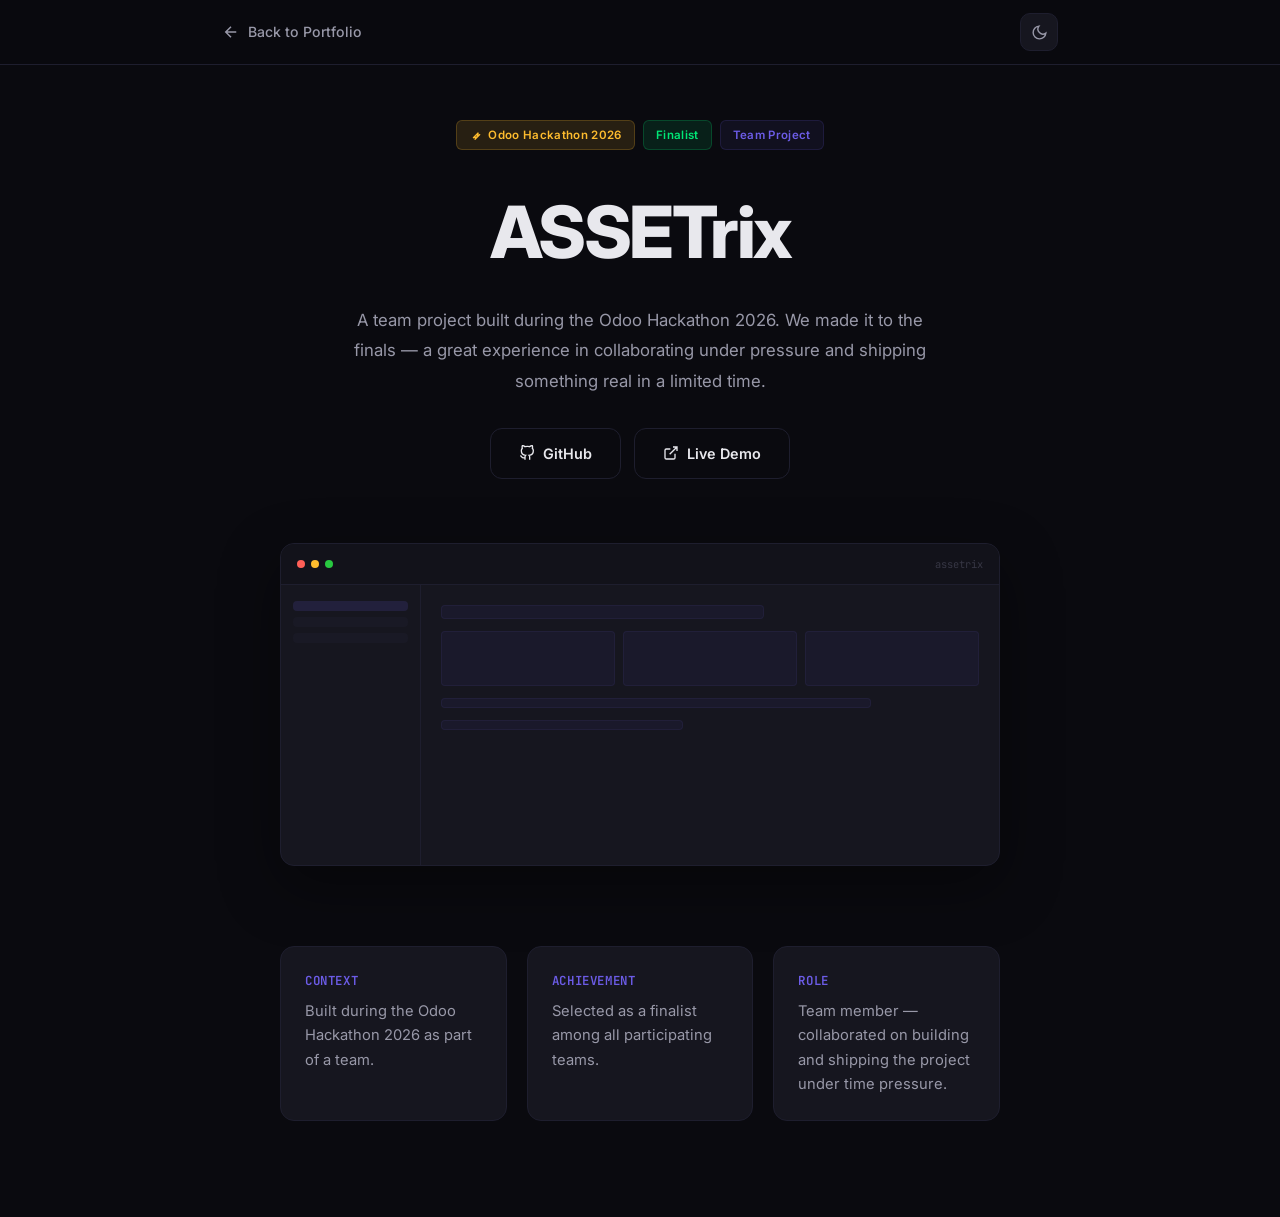
<file: assetrix.html>
<!DOCTYPE html>
<html lang="en" data-theme="dark">
<head>
  <meta charset="UTF-8">
  <meta name="viewport" content="width=device-width, initial-scale=1.0">
  <title>ASSETrix — Odoo Hackathon 2026 | Riddhi Shah</title>
  <link rel="stylesheet" href="project-page.css">
  <link rel="preconnect" href="https://fonts.googleapis.com">
  <link rel="preconnect" href="https://fonts.gstatic.com" crossorigin>
  <link href="https://fonts.googleapis.com/css2?family=JetBrains+Mono:wght@400;500;600;700&family=Inter:wght@300;400;500;600;700;800&display=swap" rel="stylesheet">
</head>
<body>

  <nav class="nav">
    <div class="nav__inner">
      <a href="index.html" class="nav__back">
        <svg viewBox="0 0 24 24" fill="none" stroke="currentColor" stroke-width="2" width="18" height="18"><path d="M19 12H5M12 19l-7-7 7-7"/></svg>
        <span>Back to Portfolio</span>
      </a>
      <div class="nav__actions">
        <button class="theme-toggle" id="themeToggle" aria-label="Toggle theme">
          <svg class="theme-toggle__icon theme-toggle__icon--moon" viewBox="0 0 24 24" fill="none" stroke="currentColor" stroke-width="2"><path d="M21 12.79A9 9 0 1111.21 3a7 7 0 009.79 9.79z"/></svg>
          <svg class="theme-toggle__icon theme-toggle__icon--sun" viewBox="0 0 24 24" fill="none" stroke="currentColor" stroke-width="2"><circle cx="12" cy="12" r="5"/><path d="M12 1v2M12 21v2M4.22 4.22l1.42 1.42M18.36 18.36l1.42 1.42M1 12h2M21 12h2M4.22 19.78l1.42-1.42M18.36 5.64l1.42-1.42"/></svg>
        </button>
      </div>
    </div>
  </nav>

  <main>

    <!-- Hero -->
    <section class="pp-hero">
      <div class="pp-hero__content">
        <div class="pp-hero__badges anim-fade-up">
          <span class="pp-badge pp-badge--hackathon">
            <svg viewBox="0 0 24 24" fill="none" stroke="currentColor" stroke-width="2" width="14" height="14"><path d="M12 15l-2 5l9-9l-5 2l2-5l-9 9l5-2z"/></svg>
            Odoo Hackathon 2026
          </span>
          <span class="pp-badge pp-badge--finalist">Finalist</span>
          <span class="pp-badge pp-badge--team">Team Project</span>
        </div>
        <h1 class="pp-hero__title anim-fade-up anim-delay-1">ASSETrix</h1>
        <p class="pp-hero__intro anim-fade-up anim-delay-2">
          A team project built during the Odoo Hackathon 2026. We made it to the finals —
          a great experience in collaborating under pressure and shipping something real in a limited time.
        </p>
        <div class="pp-hero__ctas anim-fade-up anim-delay-3">
          <a href="https://github.com/Shubham-997800/assetrix" class="btn btn--secondary" target="_blank" rel="noopener">
            <svg viewBox="0 0 24 24" fill="none" stroke="currentColor" stroke-width="2" width="16" height="16"><path d="M9 19c-5 1.5-5-2.5-7-3m14 6v-3.87a3.37 3.37 0 00-.94-2.61c3.14-.35 6.44-1.54 6.44-7A5.44 5.44 0 0020 4.77 5.07 5.07 0 0019.91 1S18.73.65 16 2.48a13.38 13.38 0 00-7 0C6.27.65 5.09 1 5.09 1A5.07 5.07 0 005 4.77a5.44 5.44 0 00-1.5 3.78c0 5.42 3.3 6.61 6.44 7A3.37 3.37 0 009 18.13V22"/></svg>
            <span class="btn__text">GitHub</span>
          </a>
          <a href="#" class="btn btn--secondary">
            <svg viewBox="0 0 24 24" fill="none" stroke="currentColor" stroke-width="2" width="16" height="16"><path d="M18 13v6a2 2 0 01-2 2H5a2 2 0 01-2-2V8a2 2 0 012-2h6M15 3h6v6M10 14L21 3"/></svg>
            <span class="btn__text">Live Demo</span>
          </a>
        </div>
      </div>
    </section>

    <!-- Preview -->
    <section class="pp-preview">
      <div class="pp-preview__container">
        <div class="pp-preview__frame anim-fade-up">
          <div class="pp-preview__bar">
            <span class="pp-preview__dot"></span>
            <span class="pp-preview__dot"></span>
            <span class="pp-preview__dot"></span>
            <span class="pp-preview__url">assetrix</span>
          </div>
          <div class="pp-preview__screen">
            <div class="pp-preview__layout">
              <div class="pp-preview__sidebar">
                <div class="pp-preview__nav-item pp-preview__nav-item--active"></div>
                <div class="pp-preview__nav-item"></div>
                <div class="pp-preview__nav-item"></div>
              </div>
              <div class="pp-preview__main">
                <div class="pp-preview__block" style="width:60%;height:14px"></div>
                <div class="pp-preview__row">
                  <div class="pp-preview__block" style="width:48%;height:55px"></div>
                  <div class="pp-preview__block" style="width:48%;height:55px"></div>
                  <div class="pp-preview__block" style="width:48%;height:55px"></div>
                </div>
                <div class="pp-preview__block" style="width:80%;height:10px"></div>
                <div class="pp-preview__block" style="width:45%;height:10px"></div>
              </div>
            </div>
          </div>
        </div>
      </div>
    </section>

    <!-- Details -->
    <section class="pp-details">
      <div class="pp-details__container">
        <div class="pp-details__grid">
          <div class="pp-detail anim-fade-up">
            <h4>Context</h4>
            <p>Built during the Odoo Hackathon 2026 as part of a team.</p>
          </div>
          <div class="pp-detail anim-fade-up anim-delay-1">
            <h4>Achievement</h4>
            <p>Selected as a finalist among all participating teams.</p>
          </div>
          <div class="pp-detail anim-fade-up anim-delay-2">
            <h4>Role</h4>
            <p>Team member — collaborated on building and shipping the project under time pressure.</p>
          </div>
        </div>
      </div>
    </section>

  </main>

  <script>
    (function() {
      const s = localStorage.getItem('theme');
      if (s) document.documentElement.setAttribute('data-theme', s);
      document.getElementById('themeToggle').addEventListener('click', function() {
        const c = document.documentElement.getAttribute('data-theme');
        const n = c === 'dark' ? 'light' : 'dark';
        document.documentElement.setAttribute('data-theme', n);
        localStorage.setItem('theme', n);
      });
      const obs = new IntersectionObserver(function(entries) {
        entries.forEach(function(e) {
          if (e.isIntersecting) { e.target.classList.add('visible'); obs.unobserve(e.target); }
        });
      }, { threshold: 0.1 });
      document.querySelectorAll('.anim-fade-up').forEach(function(el) { obs.observe(el); });
    })();
  </script>
</body>
</html>
</file>
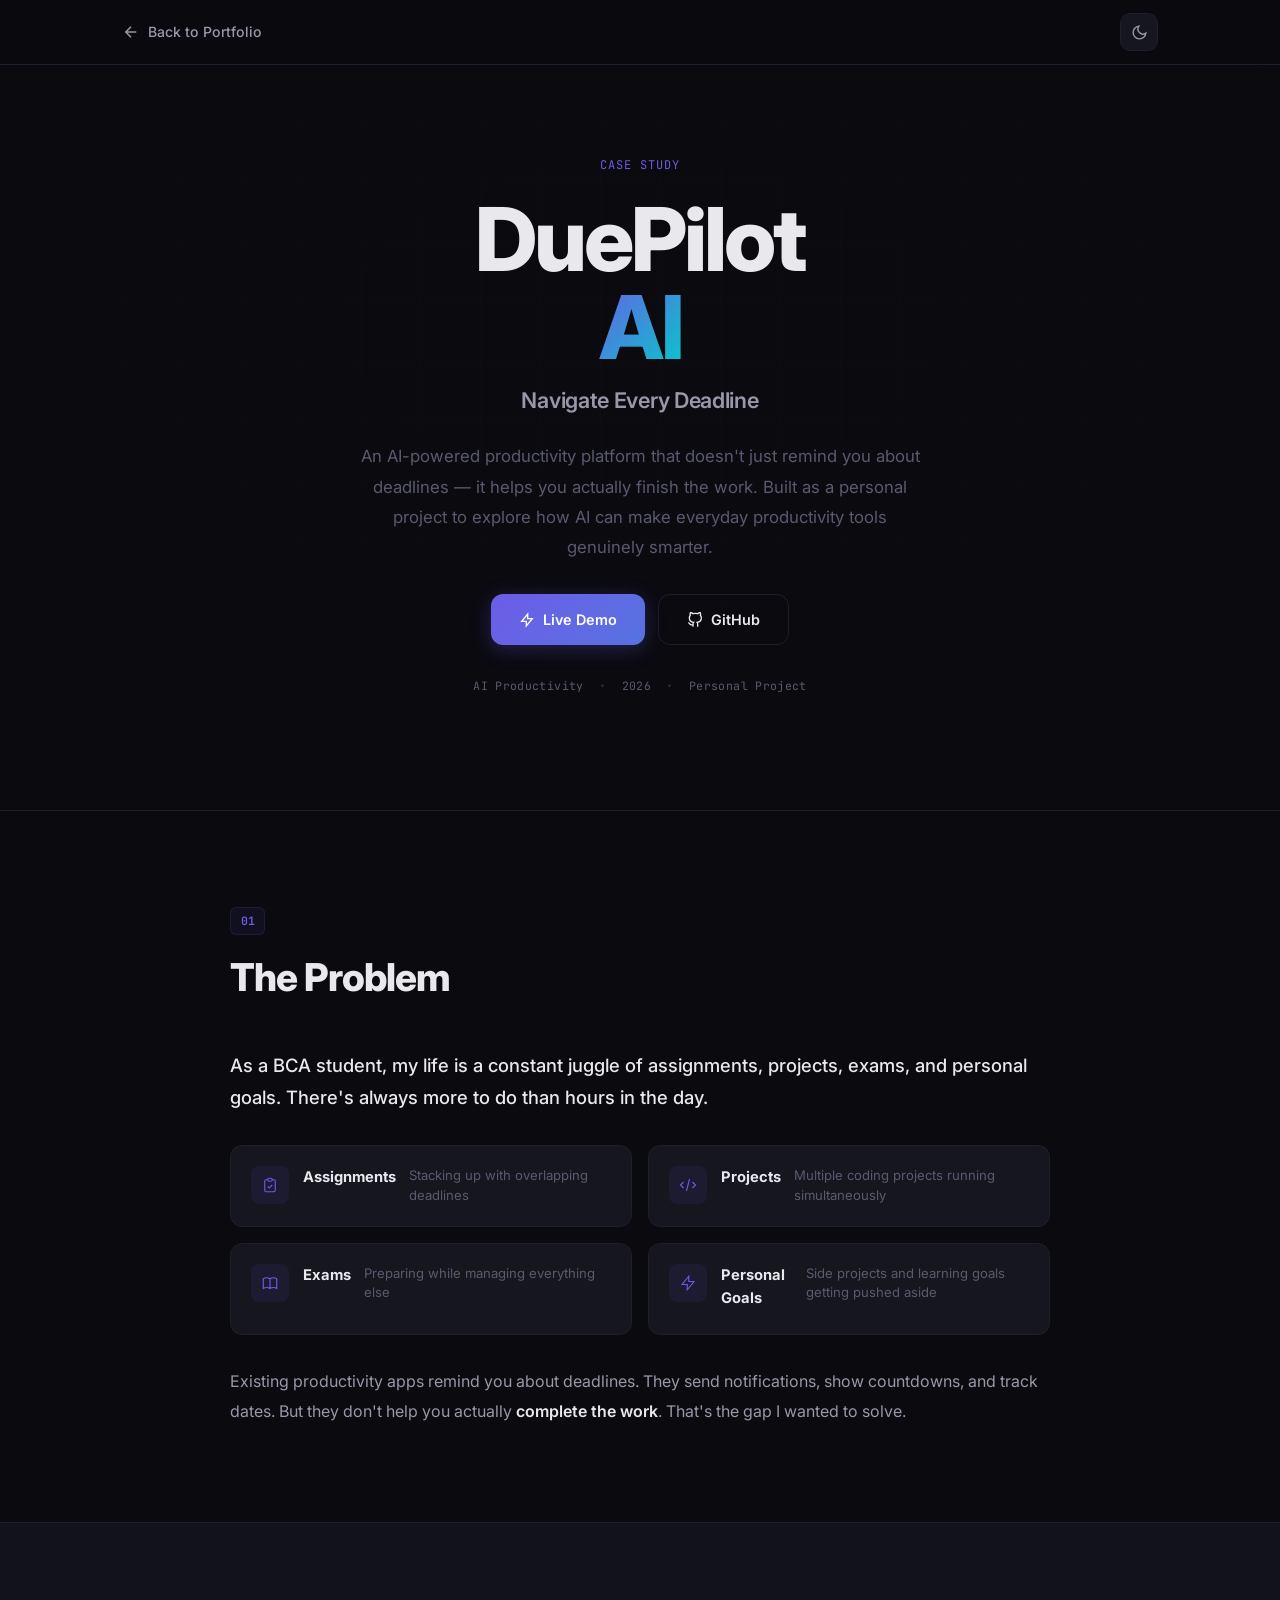
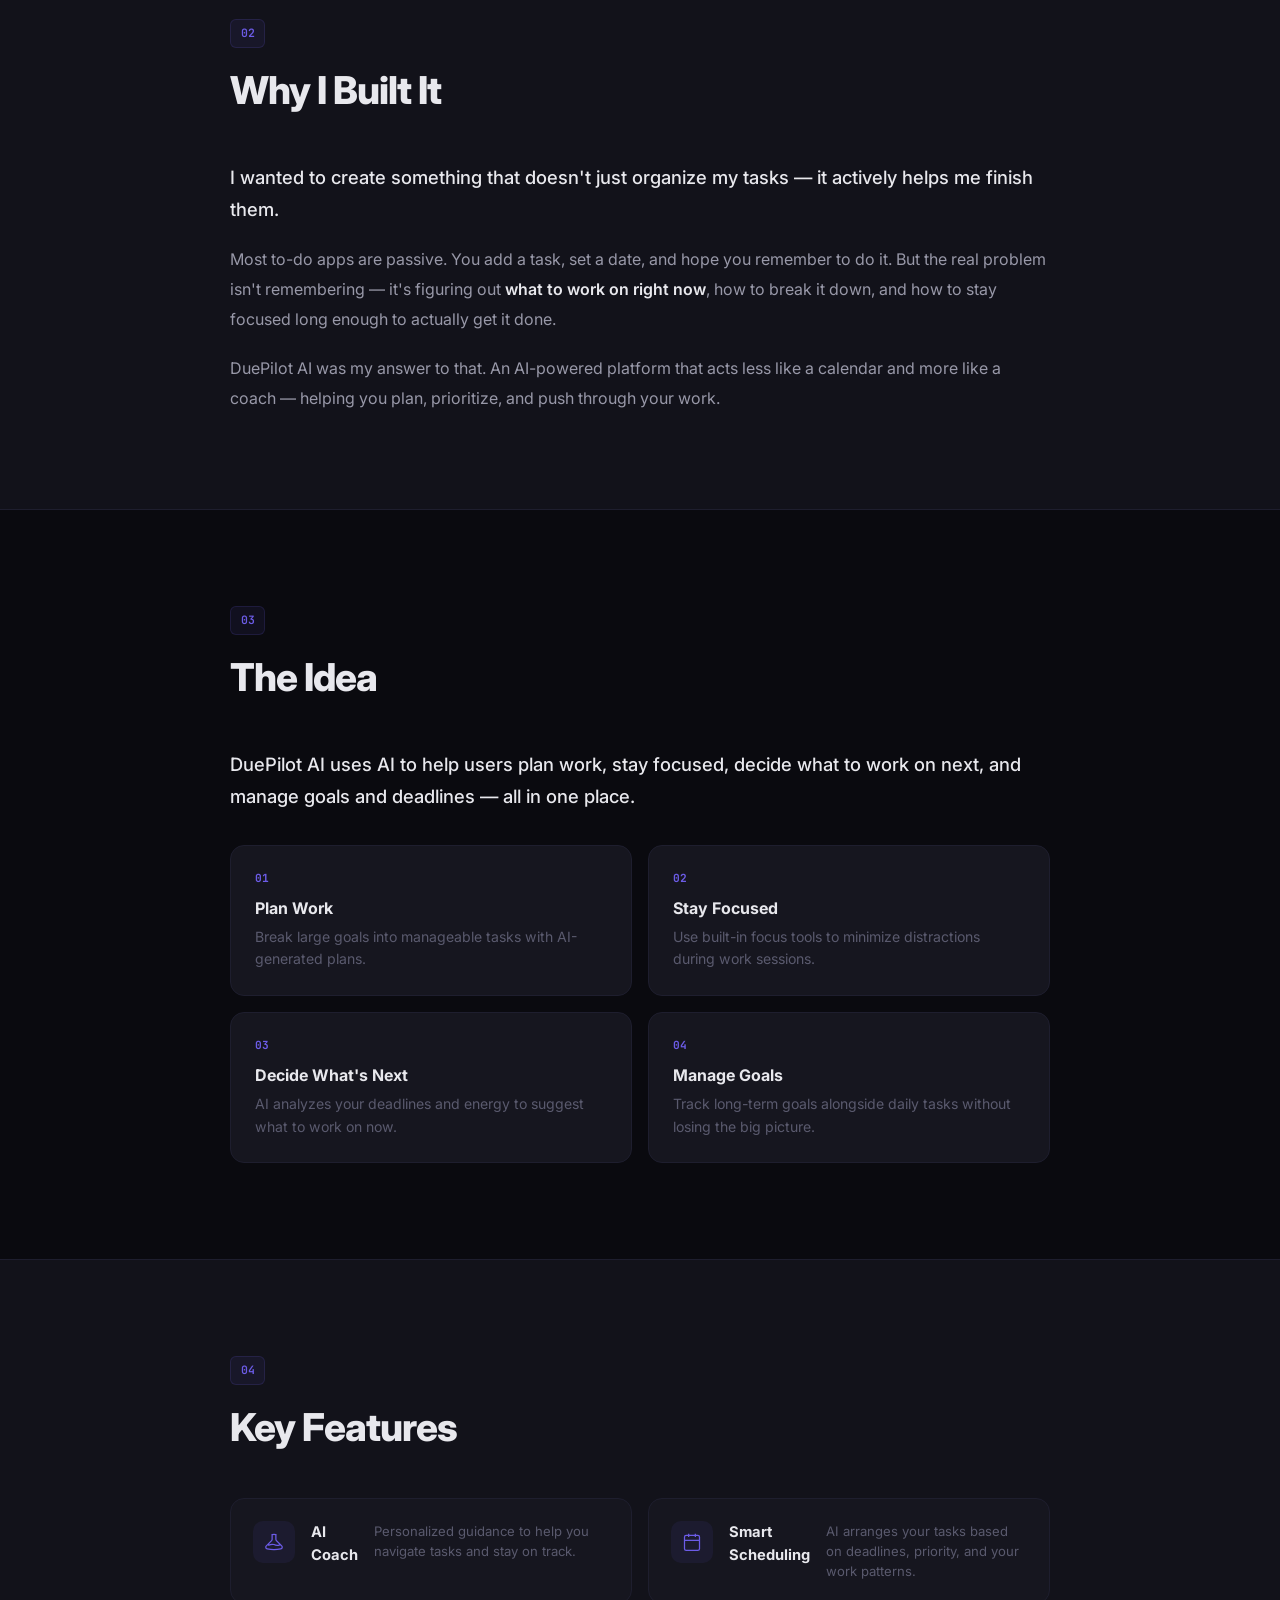
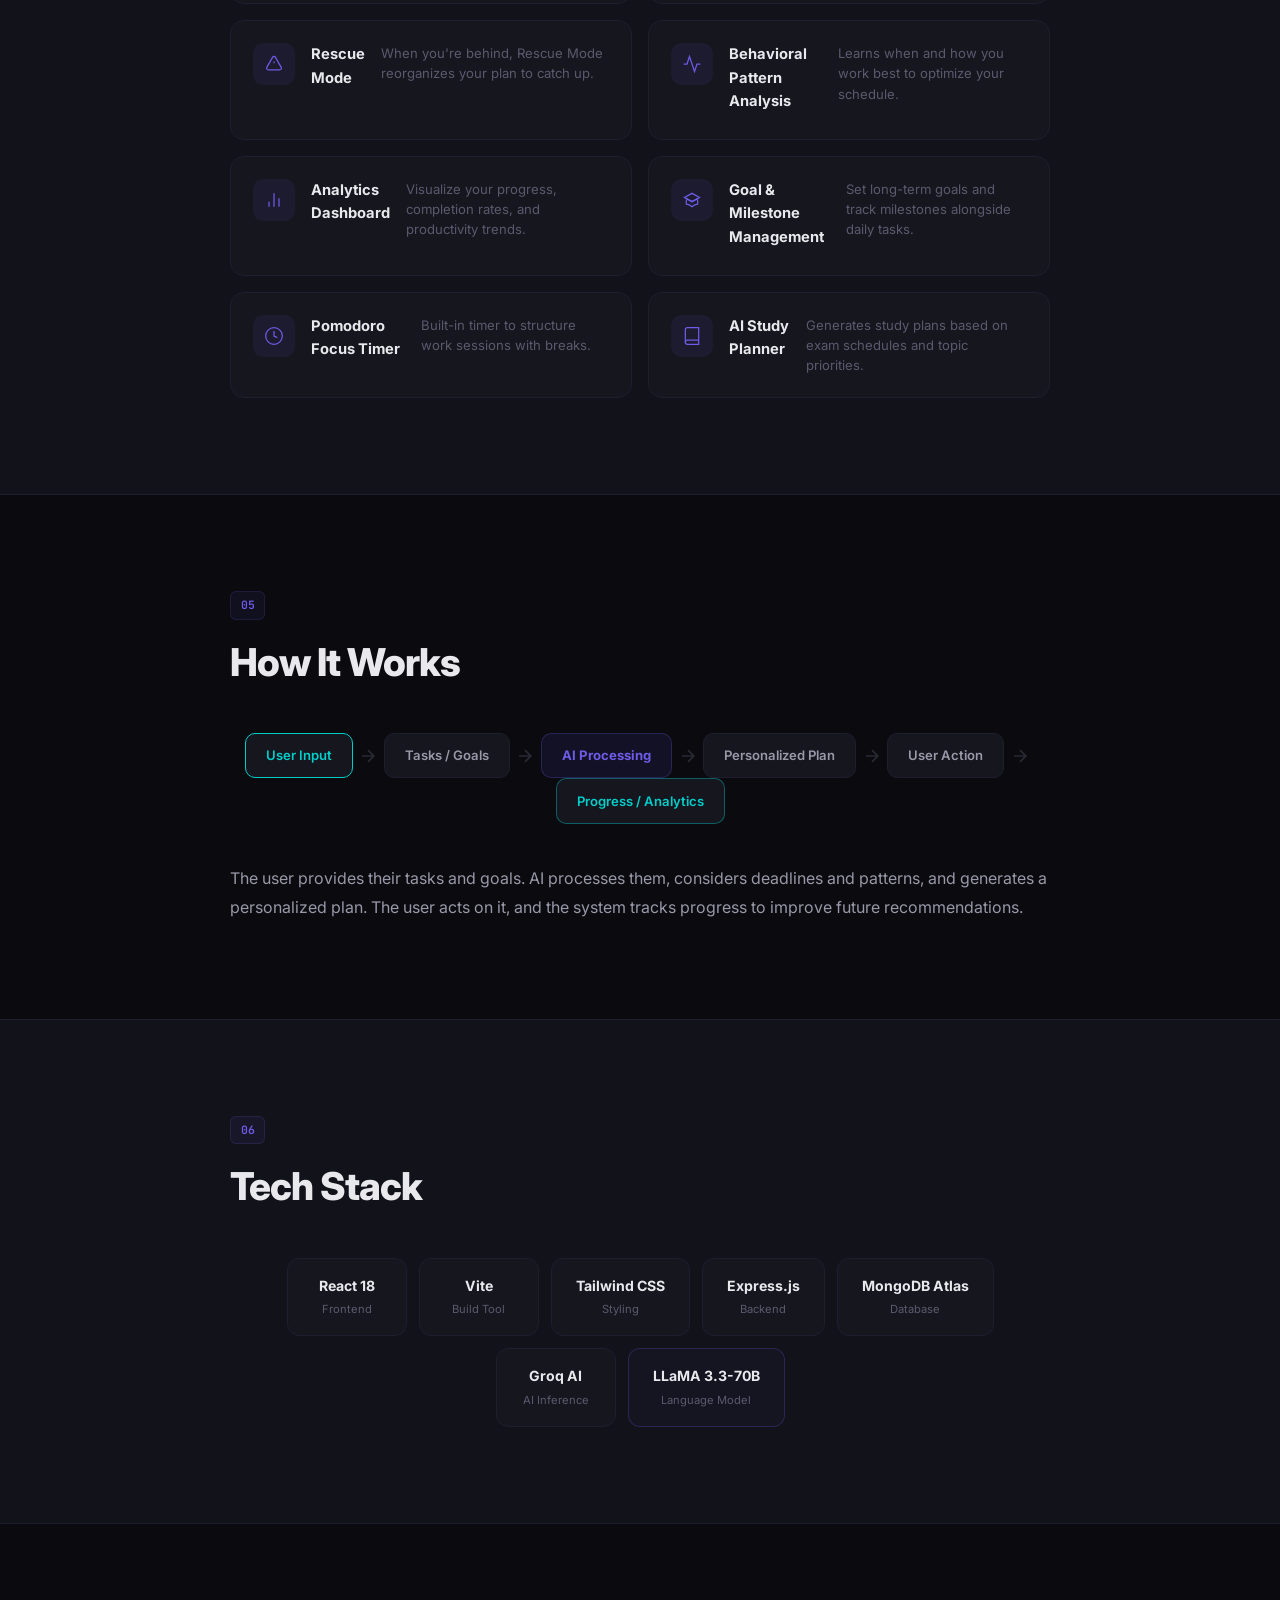
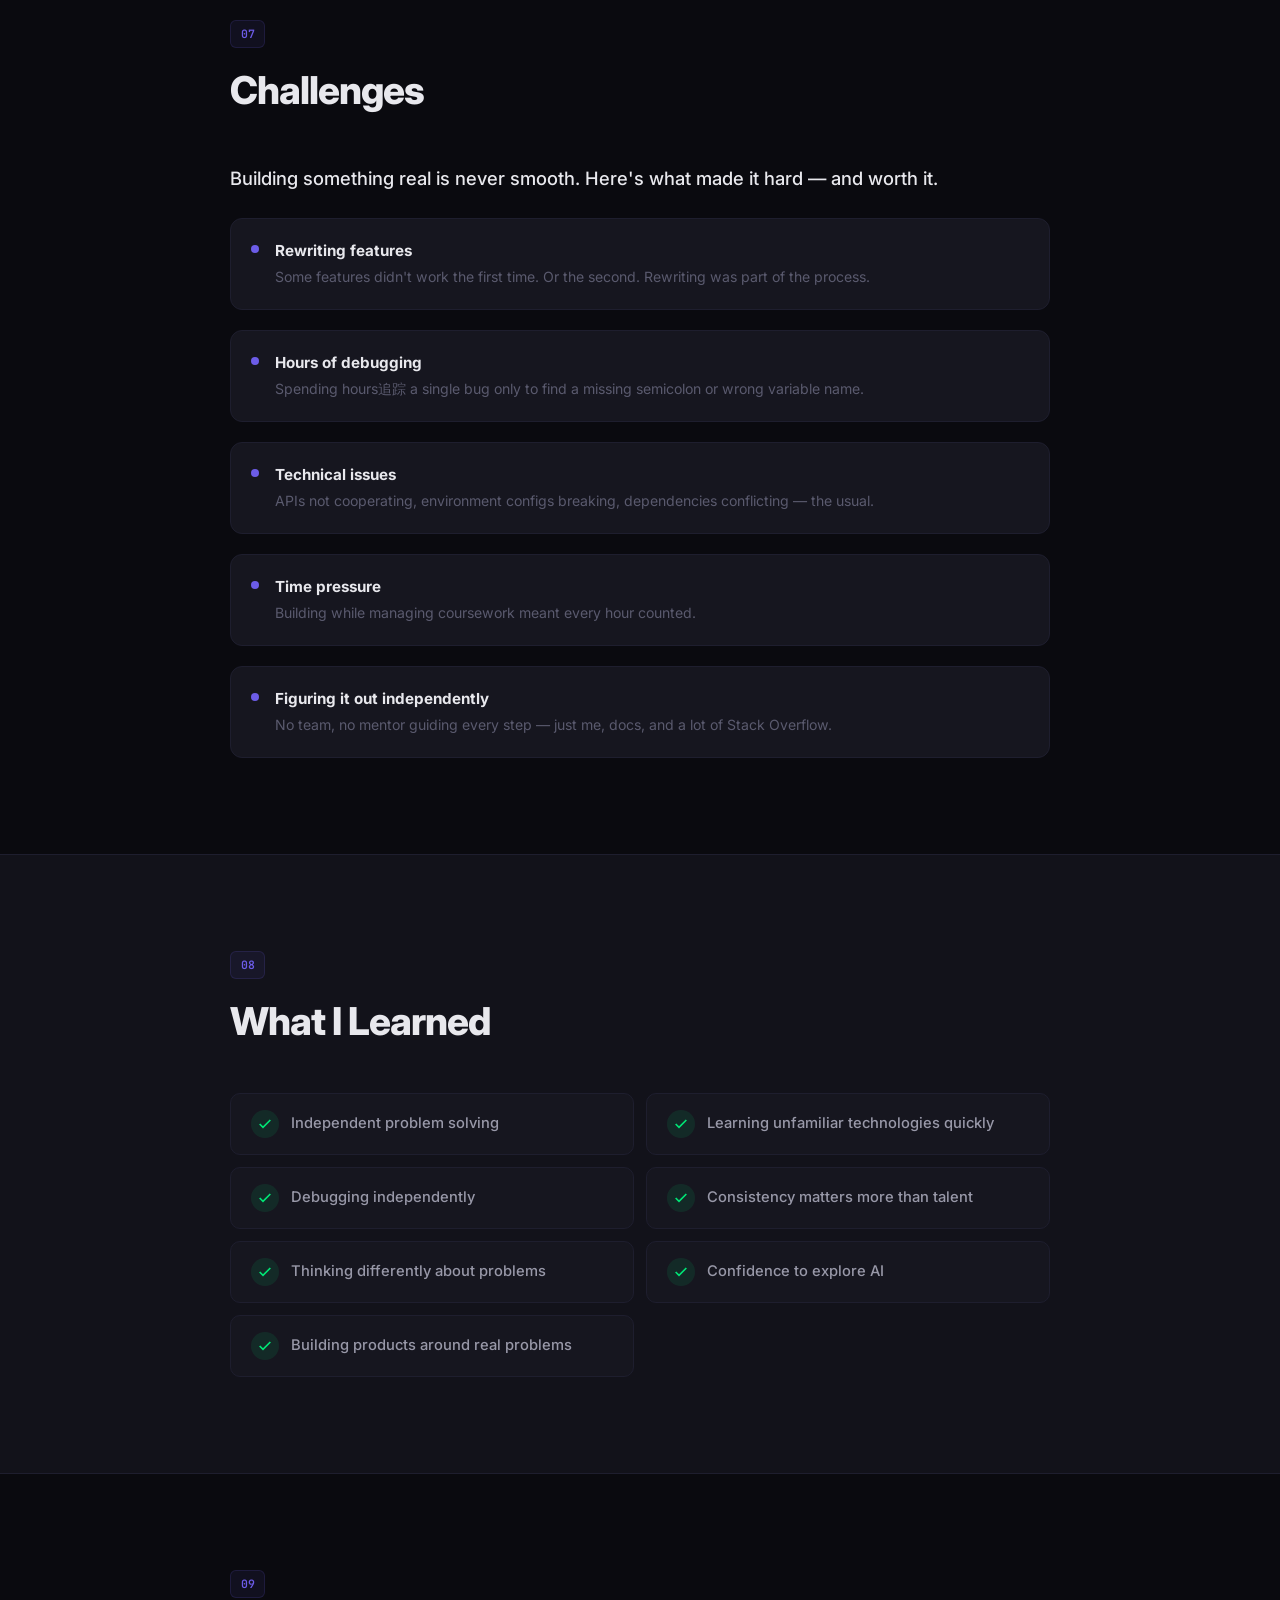
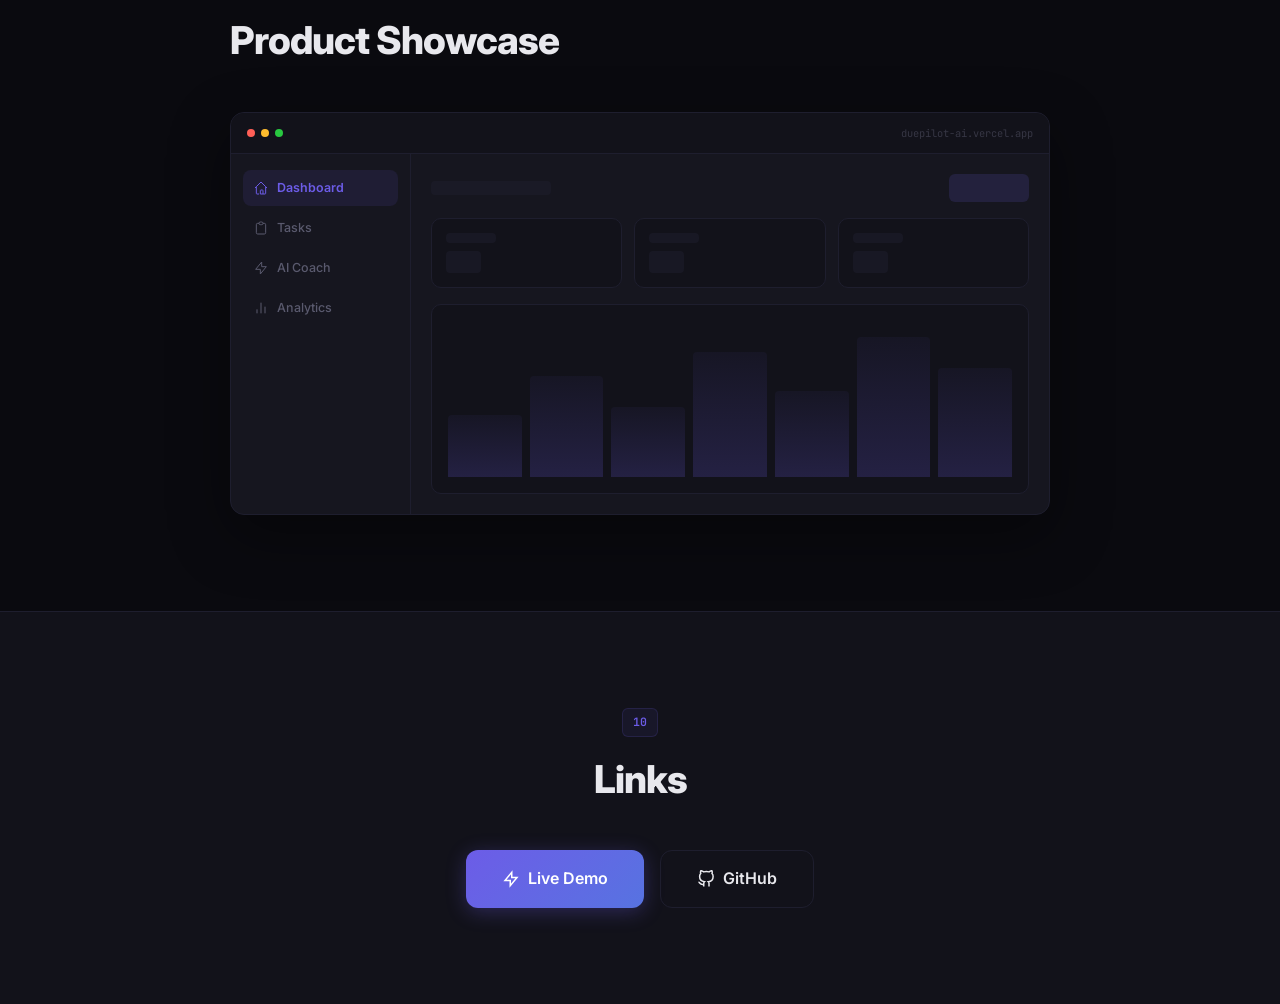
<file: case-study.html>
<!DOCTYPE html>
<html lang="en" data-theme="dark">
<head>
  <meta charset="UTF-8">
  <meta name="viewport" content="width=device-width, initial-scale=1.0">
  <title>DuePilot AI — Case Study | Riddhi Shah</title>
  <link rel="stylesheet" href="case-study.css">
  <link rel="preconnect" href="https://fonts.googleapis.com">
  <link rel="preconnect" href="https://fonts.gstatic.com" crossorigin>
  <link href="https://fonts.googleapis.com/css2?family=JetBrains+Mono:wght@400;500;600;700&family=Inter:wght@300;400;500;600;700;800&display=swap" rel="stylesheet">
</head>
<body>

  <!-- Nav -->
  <nav class="nav" id="nav">
    <div class="nav__inner">
      <a href="index.html" class="nav__back">
        <svg viewBox="0 0 24 24" fill="none" stroke="currentColor" stroke-width="2" width="18" height="18"><path d="M19 12H5M12 19l-7-7 7-7"/></svg>
        <span>Back to Portfolio</span>
      </a>
      <div class="nav__actions">
        <button class="theme-toggle" id="themeToggle" aria-label="Toggle theme">
          <svg class="theme-toggle__icon theme-toggle__icon--moon" viewBox="0 0 24 24" fill="none" stroke="currentColor" stroke-width="2"><path d="M21 12.79A9 9 0 1111.21 3a7 7 0 009.79 9.79z"/></svg>
          <svg class="theme-toggle__icon theme-toggle__icon--sun" viewBox="0 0 24 24" fill="none" stroke="currentColor" stroke-width="2"><circle cx="12" cy="12" r="5"/><path d="M12 1v2M12 21v2M4.22 4.22l1.42 1.42M18.36 18.36l1.42 1.42M1 12h2M21 12h2M4.22 19.78l1.42-1.42M18.36 5.64l1.42-1.42"/></svg>
        </button>
      </div>
    </div>
  </nav>

  <main>

    <!-- Hero -->
    <section class="cs-hero">
      <div class="cs-hero__bg" aria-hidden="true"></div>
      <div class="cs-hero__content">
        <span class="cs-hero__label anim-fade-up">Case Study</span>
        <h1 class="cs-hero__title anim-fade-up anim-delay-1">
          DuePilot<br>
          <span class="text-gradient">AI</span>
        </h1>
        <p class="cs-hero__tagline anim-fade-up anim-delay-2">Navigate Every Deadline</p>
        <p class="cs-hero__intro anim-fade-up anim-delay-3">
          An AI-powered productivity platform that doesn't just remind you about deadlines —
          it helps you actually finish the work. Built as a personal project to explore how AI
          can make everyday productivity tools genuinely smarter.
        </p>
        <div class="cs-hero__ctas anim-fade-up anim-delay-4">
          <a href="#" class="btn btn--primary">
            <svg viewBox="0 0 24 24" fill="none" stroke="currentColor" stroke-width="2" width="16" height="16"><path d="M13 10V3L4 14h7v7l9-11h-7z"/></svg>
            <span class="btn__text">Live Demo</span>
          </a>
          <a href="https://github.com/Riddhishah43/duepilot" class="btn btn--secondary" target="_blank" rel="noopener">
            <svg viewBox="0 0 24 24" fill="none" stroke="currentColor" stroke-width="2" width="16" height="16"><path d="M9 19c-5 1.5-5-2.5-7-3m14 6v-3.87a3.37 3.37 0 00-.94-2.61c3.14-.35 6.44-1.54 6.44-7A5.44 5.44 0 0020 4.77 5.07 5.07 0 0019.91 1S18.73.65 16 2.48a13.38 13.38 0 00-7 0C6.27.65 5.09 1 5.09 1A5.07 5.07 0 005 4.77a5.44 5.44 0 00-1.5 3.78c0 5.42 3.3 6.61 6.44 7A3.37 3.37 0 009 18.13V22"/></svg>
            <span class="btn__text">GitHub</span>
          </a>
        </div>
        <div class="cs-hero__meta anim-fade-up anim-delay-5">
          <span>AI Productivity</span>
          <span class="cs-hero__meta-sep">&bull;</span>
          <span>2026</span>
          <span class="cs-hero__meta-sep">&bull;</span>
          <span>Personal Project</span>
        </div>
      </div>
    </section>

    <!-- Section 1 — The Problem -->
    <section class="cs-section">
      <div class="cs-section__container">
        <div class="cs-section__header anim-fade-up">
          <span class="cs-section__number">01</span>
          <h2 class="cs-section__title">The Problem</h2>
        </div>
        <div class="cs-section__body">
          <p class="cs-text cs-text--large anim-fade-up">
            As a BCA student, my life is a constant juggle of assignments, projects, exams,
            and personal goals. There's always more to do than hours in the day.
          </p>
          <div class="cs-problem-grid anim-fade-up anim-delay-1">
            <div class="cs-problem-card">
              <div class="cs-problem-icon">
                <svg viewBox="0 0 24 24" fill="none" stroke="currentColor" stroke-width="1.5"><path d="M9 5H7a2 2 0 00-2 2v12a2 2 0 002 2h10a2 2 0 002-2V7a2 2 0 00-2-2h-2M9 5a2 2 0 002 2h2a2 2 0 002-2M9 5a2 2 0 012-2h2a2 2 0 012 2"/><path d="M9 14l2 2 4-4"/></svg>
              </div>
              <h4>Assignments</h4>
              <p>Stacking up with overlapping deadlines</p>
            </div>
            <div class="cs-problem-card">
              <div class="cs-problem-icon">
                <svg viewBox="0 0 24 24" fill="none" stroke="currentColor" stroke-width="1.5"><path d="M10 20l4-16m4 4l4 4-4 4M6 16l-4-4 4-4"/></svg>
              </div>
              <h4>Projects</h4>
              <p>Multiple coding projects running simultaneously</p>
            </div>
            <div class="cs-problem-card">
              <div class="cs-problem-icon">
                <svg viewBox="0 0 24 24" fill="none" stroke="currentColor" stroke-width="1.5"><path d="M12 6.253v13m0-13C10.832 5.477 9.246 5 7.5 5S4.168 5.477 3 6.253v13C4.168 18.477 5.754 18 7.5 18s3.332.477 4.5 1.253m0-13C13.168 5.477 14.754 5 16.5 5c1.747 0 3.332.477 4.5 1.253v13C19.832 18.477 18.247 18 16.5 18c-1.746 0-3.332.477-4.5 1.253"/></svg>
              </div>
              <h4>Exams</h4>
              <p>Preparing while managing everything else</p>
            </div>
            <div class="cs-problem-card">
              <div class="cs-problem-icon">
                <svg viewBox="0 0 24 24" fill="none" stroke="currentColor" stroke-width="1.5"><path d="M13 10V3L4 14h7v7l9-11h-7z"/></svg>
              </div>
              <h4>Personal Goals</h4>
              <p>Side projects and learning goals getting pushed aside</p>
            </div>
          </div>
          <p class="cs-text anim-fade-up anim-delay-2">
            Existing productivity apps remind you about deadlines. They send notifications,
            show countdowns, and track dates. But they don't help you actually
            <strong>complete the work</strong>. That's the gap I wanted to solve.
          </p>
        </div>
      </div>
    </section>

    <!-- Section 2 — Why I Built It -->
    <section class="cs-section cs-section--alt">
      <div class="cs-section__container">
        <div class="cs-section__header anim-fade-up">
          <span class="cs-section__number">02</span>
          <h2 class="cs-section__title">Why I Built It</h2>
        </div>
        <div class="cs-section__body">
          <p class="cs-text cs-text--large anim-fade-up">
            I wanted to create something that doesn't just organize my tasks —
            it actively helps me finish them.
          </p>
          <p class="cs-text anim-fade-up anim-delay-1">
            Most to-do apps are passive. You add a task, set a date, and hope you remember
            to do it. But the real problem isn't remembering — it's figuring out
            <strong>what to work on right now</strong>, how to break it down, and how to stay
            focused long enough to actually get it done.
          </p>
          <p class="cs-text anim-fade-up anim-delay-2">
            DuePilot AI was my answer to that. An AI-powered platform that acts less like a
            calendar and more like a coach — helping you plan, prioritize, and push through
            your work.
          </p>
        </div>
      </div>
    </section>

    <!-- Section 3 — The Idea -->
    <section class="cs-section">
      <div class="cs-section__container">
        <div class="cs-section__header anim-fade-up">
          <span class="cs-section__number">03</span>
          <h2 class="cs-section__title">The Idea</h2>
        </div>
        <div class="cs-section__body">
          <p class="cs-text cs-text--large anim-fade-up">
            DuePilot AI uses AI to help users plan work, stay focused, decide what to work on
            next, and manage goals and deadlines — all in one place.
          </p>
          <div class="cs-idea-grid anim-fade-up anim-delay-1">
            <div class="cs-idea-card">
              <div class="cs-idea-num">01</div>
              <h4>Plan Work</h4>
              <p>Break large goals into manageable tasks with AI-generated plans.</p>
            </div>
            <div class="cs-idea-card">
              <div class="cs-idea-num">02</div>
              <h4>Stay Focused</h4>
              <p>Use built-in focus tools to minimize distractions during work sessions.</p>
            </div>
            <div class="cs-idea-card">
              <div class="cs-idea-num">03</div>
              <h4>Decide What's Next</h4>
              <p>AI analyzes your deadlines and energy to suggest what to work on now.</p>
            </div>
            <div class="cs-idea-card">
              <div class="cs-idea-num">04</div>
              <h4>Manage Goals</h4>
              <p>Track long-term goals alongside daily tasks without losing the big picture.</p>
            </div>
          </div>
        </div>
      </div>
    </section>

    <!-- Section 4 — Key Features -->
    <section class="cs-section cs-section--alt">
      <div class="cs-section__container">
        <div class="cs-section__header anim-fade-up">
          <span class="cs-section__number">04</span>
          <h2 class="cs-section__title">Key Features</h2>
        </div>
        <div class="cs-section__body">
          <div class="cs-features-grid">
            <div class="cs-feature anim-fade-up">
              <div class="cs-feature__icon">
                <svg viewBox="0 0 24 24" fill="none" stroke="currentColor" stroke-width="1.5"><path d="M9.75 3.104v5.714a2.25 2.25 0 01-.659 1.591L5 14.5M9.75 3.104c-.251.023-.501.05-.75.082m.75-.082a24.301 24.301 0 014.5 0m0 0v5.714c0 .597.237 1.17.659 1.591L19.8 15.3M14.25 3.104c.251.023.501.05.75.082M19.8 15.3l-1.57.393A9.065 9.065 0 0112 15a9.065 9.065 0 00-6.23.693L5 14.5m14.8.8l1.402 1.402c1.232 1.232.65 3.318-1.067 3.611A48.309 48.309 0 0112 21c-2.773 0-5.491-.235-8.135-.687-1.718-.293-2.3-2.379-1.067-3.61L5 14.5"/></svg>
              </div>
              <h4>AI Coach</h4>
              <p>Personalized guidance to help you navigate tasks and stay on track.</p>
            </div>
            <div class="cs-feature anim-fade-up anim-delay-1">
              <div class="cs-feature__icon">
                <svg viewBox="0 0 24 24" fill="none" stroke="currentColor" stroke-width="1.5"><rect x="3" y="4" width="18" height="18" rx="2" ry="2"/><path d="M16 2v4M8 2v4M3 10h18"/></svg>
              </div>
              <h4>Smart Scheduling</h4>
              <p>AI arranges your tasks based on deadlines, priority, and your work patterns.</p>
            </div>
            <div class="cs-feature anim-fade-up anim-delay-2">
              <div class="cs-feature__icon">
                <svg viewBox="0 0 24 24" fill="none" stroke="currentColor" stroke-width="1.5"><path d="M12 9v2m0 4h.01M5.07 19H18.93a2 2 0 001.737-3.003L13.737 4a2 2 0 00-3.474 0L3.333 15.997A2 2 0 005.07 19z"/></svg>
              </div>
              <h4>Rescue Mode</h4>
              <p>When you're behind, Rescue Mode reorganizes your plan to catch up.</p>
            </div>
            <div class="cs-feature anim-fade-up anim-delay-3">
              <div class="cs-feature__icon">
                <svg viewBox="0 0 24 24" fill="none" stroke="currentColor" stroke-width="1.5"><path d="M22 12h-4l-3 9L9 3l-3 9H2"/></svg>
              </div>
              <h4>Behavioral Pattern Analysis</h4>
              <p>Learns when and how you work best to optimize your schedule.</p>
            </div>
            <div class="cs-feature anim-fade-up anim-delay-4">
              <div class="cs-feature__icon">
                <svg viewBox="0 0 24 24" fill="none" stroke="currentColor" stroke-width="1.5"><path d="M18 20V10M12 20V4M6 20v-6"/></svg>
              </div>
              <h4>Analytics Dashboard</h4>
              <p>Visualize your progress, completion rates, and productivity trends.</p>
            </div>
            <div class="cs-feature anim-fade-up anim-delay-5">
              <div class="cs-feature__icon">
                <svg viewBox="0 0 24 24" fill="none" stroke="currentColor" stroke-width="1.5"><path d="M12 14l9-5-9-5-9 5 9 5z"/><path d="M12 14l6.16-3.422a12.083 12.083 0 01.665 6.479A11.952 11.952 0 0012 20.055a11.952 11.952 0 00-6.824-2.998 12.078 12.078 0 01.665-6.479L12 14z"/></svg>
              </div>
              <h4>Goal & Milestone Management</h4>
              <p>Set long-term goals and track milestones alongside daily tasks.</p>
            </div>
            <div class="cs-feature anim-fade-up anim-delay-6">
              <div class="cs-feature__icon">
                <svg viewBox="0 0 24 24" fill="none" stroke="currentColor" stroke-width="1.5"><circle cx="12" cy="12" r="10"/><path d="M12 6v6l4 2"/></svg>
              </div>
              <h4>Pomodoro Focus Timer</h4>
              <p>Built-in timer to structure work sessions with breaks.</p>
            </div>
            <div class="cs-feature anim-fade-up anim-delay-7">
              <div class="cs-feature__icon">
                <svg viewBox="0 0 24 24" fill="none" stroke="currentColor" stroke-width="1.5"><path d="M4 19.5A2.5 2.5 0 016.5 17H20"/><path d="M6.5 2H20v20H6.5A2.5 2.5 0 014 19.5v-15A2.5 2.5 0 016.5 2z"/></svg>
              </div>
              <h4>AI Study Planner</h4>
              <p>Generates study plans based on exam schedules and topic priorities.</p>
            </div>
          </div>
        </div>
      </div>
    </section>

    <!-- Section 5 — How It Works -->
    <section class="cs-section">
      <div class="cs-section__container">
        <div class="cs-section__header anim-fade-up">
          <span class="cs-section__number">05</span>
          <h2 class="cs-section__title">How It Works</h2>
        </div>
        <div class="cs-section__body">
          <div class="cs-flow anim-fade-up">
            <div class="cs-flow__item">
              <div class="cs-flow__node cs-flow__node--start">User Input</div>
              <div class="cs-flow__arrow">
                <svg viewBox="0 0 24 24" fill="none" stroke="currentColor" stroke-width="2" width="20" height="20"><path d="M5 12h14M12 5l7 7-7 7"/></svg>
              </div>
            </div>
            <div class="cs-flow__item">
              <div class="cs-flow__node">Tasks / Goals</div>
              <div class="cs-flow__arrow">
                <svg viewBox="0 0 24 24" fill="none" stroke="currentColor" stroke-width="2" width="20" height="20"><path d="M5 12h14M12 5l7 7-7 7"/></svg>
              </div>
            </div>
            <div class="cs-flow__item">
              <div class="cs-flow__node cs-flow__node--ai">AI Processing</div>
              <div class="cs-flow__arrow">
                <svg viewBox="0 0 24 24" fill="none" stroke="currentColor" stroke-width="2" width="20" height="20"><path d="M5 12h14M12 5l7 7-7 7"/></svg>
              </div>
            </div>
            <div class="cs-flow__item">
              <div class="cs-flow__node">Personalized Plan</div>
              <div class="cs-flow__arrow">
                <svg viewBox="0 0 24 24" fill="none" stroke="currentColor" stroke-width="2" width="20" height="20"><path d="M5 12h14M12 5l7 7-7 7"/></svg>
              </div>
            </div>
            <div class="cs-flow__item">
              <div class="cs-flow__node">User Action</div>
              <div class="cs-flow__arrow">
                <svg viewBox="0 0 24 24" fill="none" stroke="currentColor" stroke-width="2" width="20" height="20"><path d="M5 12h14M12 5l7 7-7 7"/></svg>
              </div>
            </div>
            <div class="cs-flow__item">
              <div class="cs-flow__node cs-flow__node--end">Progress / Analytics</div>
            </div>
          </div>
          <p class="cs-text anim-fade-up anim-delay-1">
            The user provides their tasks and goals. AI processes them, considers deadlines
            and patterns, and generates a personalized plan. The user acts on it, and the
            system tracks progress to improve future recommendations.
          </p>
        </div>
      </div>
    </section>

    <!-- Section 6 — Tech Stack -->
    <section class="cs-section cs-section--alt">
      <div class="cs-section__container">
        <div class="cs-section__header anim-fade-up">
          <span class="cs-section__number">06</span>
          <h2 class="cs-section__title">Tech Stack</h2>
        </div>
        <div class="cs-section__body">
          <div class="cs-tech-grid anim-fade-up">
            <div class="cs-tech-card">
              <span class="cs-tech-name">React 18</span>
              <span class="cs-tech-role">Frontend</span>
            </div>
            <div class="cs-tech-card">
              <span class="cs-tech-name">Vite</span>
              <span class="cs-tech-role">Build Tool</span>
            </div>
            <div class="cs-tech-card">
              <span class="cs-tech-name">Tailwind CSS</span>
              <span class="cs-tech-role">Styling</span>
            </div>
            <div class="cs-tech-card">
              <span class="cs-tech-name">Express.js</span>
              <span class="cs-tech-role">Backend</span>
            </div>
            <div class="cs-tech-card">
              <span class="cs-tech-name">MongoDB Atlas</span>
              <span class="cs-tech-role">Database</span>
            </div>
            <div class="cs-tech-card">
              <span class="cs-tech-name">Groq AI</span>
              <span class="cs-tech-role">AI Inference</span>
            </div>
            <div class="cs-tech-card cs-tech-card--highlight">
              <span class="cs-tech-name">LLaMA 3.3-70B</span>
              <span class="cs-tech-role">Language Model</span>
            </div>
          </div>
        </div>
      </div>
    </section>

    <!-- Section 7 — Challenges -->
    <section class="cs-section">
      <div class="cs-section__container">
        <div class="cs-section__header anim-fade-up">
          <span class="cs-section__number">07</span>
          <h2 class="cs-section__title">Challenges</h2>
        </div>
        <div class="cs-section__body">
          <p class="cs-text cs-text--large anim-fade-up">
            Building something real is never smooth. Here's what made it hard — and worth it.
          </p>
          <div class="cs-challenges-list anim-fade-up anim-delay-1">
            <div class="cs-challenge">
              <div class="cs-challenge-marker"></div>
              <div>
                <h4>Rewriting features</h4>
                <p>Some features didn't work the first time. Or the second. Rewriting was part of the process.</p>
              </div>
            </div>
            <div class="cs-challenge">
              <div class="cs-challenge-marker"></div>
              <div>
                <h4>Hours of debugging</h4>
                <p>Spending hours追踪 a single bug only to find a missing semicolon or wrong variable name.</p>
              </div>
            </div>
            <div class="cs-challenge">
              <div class="cs-challenge-marker"></div>
              <div>
                <h4>Technical issues</h4>
                <p>APIs not cooperating, environment configs breaking, dependencies conflicting — the usual.</p>
              </div>
            </div>
            <div class="cs-challenge">
              <div class="cs-challenge-marker"></div>
              <div>
                <h4>Time pressure</h4>
                <p>Building while managing coursework meant every hour counted.</p>
              </div>
            </div>
            <div class="cs-challenge">
              <div class="cs-challenge-marker"></div>
              <div>
                <h4>Figuring it out independently</h4>
                <p>No team, no mentor guiding every step — just me, docs, and a lot of Stack Overflow.</p>
              </div>
            </div>
          </div>
        </div>
      </div>
    </section>

    <!-- Section 8 — What I Learned -->
    <section class="cs-section cs-section--alt">
      <div class="cs-section__container">
        <div class="cs-section__header anim-fade-up">
          <span class="cs-section__number">08</span>
          <h2 class="cs-section__title">What I Learned</h2>
        </div>
        <div class="cs-section__body">
          <div class="cs-learned-grid">
            <div class="cs-learned anim-fade-up">
              <span class="cs-learned-check">
                <svg viewBox="0 0 24 24" fill="none" stroke="currentColor" stroke-width="2.5" width="16" height="16"><path d="M20 6L9 17l-5-5"/></svg>
              </span>
              <span>Independent problem solving</span>
            </div>
            <div class="cs-learned anim-fade-up anim-delay-1">
              <span class="cs-learned-check">
                <svg viewBox="0 0 24 24" fill="none" stroke="currentColor" stroke-width="2.5" width="16" height="16"><path d="M20 6L9 17l-5-5"/></svg>
              </span>
              <span>Learning unfamiliar technologies quickly</span>
            </div>
            <div class="cs-learned anim-fade-up anim-delay-2">
              <span class="cs-learned-check">
                <svg viewBox="0 0 24 24" fill="none" stroke="currentColor" stroke-width="2.5" width="16" height="16"><path d="M20 6L9 17l-5-5"/></svg>
              </span>
              <span>Debugging independently</span>
            </div>
            <div class="cs-learned anim-fade-up anim-delay-3">
              <span class="cs-learned-check">
                <svg viewBox="0 0 24 24" fill="none" stroke="currentColor" stroke-width="2.5" width="16" height="16"><path d="M20 6L9 17l-5-5"/></svg>
              </span>
              <span>Consistency matters more than talent</span>
            </div>
            <div class="cs-learned anim-fade-up anim-delay-4">
              <span class="cs-learned-check">
                <svg viewBox="0 0 24 24" fill="none" stroke="currentColor" stroke-width="2.5" width="16" height="16"><path d="M20 6L9 17l-5-5"/></svg>
              </span>
              <span>Thinking differently about problems</span>
            </div>
            <div class="cs-learned anim-fade-up anim-delay-5">
              <span class="cs-learned-check">
                <svg viewBox="0 0 24 24" fill="none" stroke="currentColor" stroke-width="2.5" width="16" height="16"><path d="M20 6L9 17l-5-5"/></svg>
              </span>
              <span>Confidence to explore AI</span>
            </div>
            <div class="cs-learned anim-fade-up anim-delay-6">
              <span class="cs-learned-check">
                <svg viewBox="0 0 24 24" fill="none" stroke="currentColor" stroke-width="2.5" width="16" height="16"><path d="M20 6L9 17l-5-5"/></svg>
              </span>
              <span>Building products around real problems</span>
            </div>
          </div>
        </div>
      </div>
    </section>

    <!-- Section 9 — Product Showcase -->
    <section class="cs-section">
      <div class="cs-section__container">
        <div class="cs-section__header anim-fade-up">
          <span class="cs-section__number">09</span>
          <h2 class="cs-section__title">Product Showcase</h2>
        </div>
        <div class="cs-section__body">
          <div class="cs-showcase anim-fade-up">
            <div class="cs-showcase__frame">
              <div class="cs-showcase__bar">
                <span class="cs-showcase__dot"></span>
                <span class="cs-showcase__dot"></span>
                <span class="cs-showcase__dot"></span>
                <span class="cs-showcase__url">duepilot-ai.vercel.app</span>
              </div>
              <div class="cs-showcase__screen">
                <div class="cs-showcase__layout">
                  <div class="cs-showcase__sidebar">
                    <div class="cs-showcase__nav-item cs-showcase__nav-item--active">
                      <svg viewBox="0 0 24 24" fill="none" stroke="currentColor" stroke-width="1.5" width="16" height="16"><path d="M3 12l2-2m0 0l7-7 7 7M5 10v10a1 1 0 001 1h3m10-11l2 2m-2-2v10a1 1 0 01-1 1h-3m-4 0v-5a1 1 0 011-1h2a1 1 0 011 1v5m-4 0h4"/></svg>
                      Dashboard
                    </div>
                    <div class="cs-showcase__nav-item">
                      <svg viewBox="0 0 24 24" fill="none" stroke="currentColor" stroke-width="1.5" width="16" height="16"><path d="M9 5H7a2 2 0 00-2 2v12a2 2 0 002 2h10a2 2 0 002-2V7a2 2 0 00-2-2h-2M9 5a2 2 0 002 2h2a2 2 0 002-2M9 5a2 2 0 012-2h2a2 2 0 012 2"/></svg>
                      Tasks
                    </div>
                    <div class="cs-showcase__nav-item">
                      <svg viewBox="0 0 24 24" fill="none" stroke="currentColor" stroke-width="1.5" width="16" height="16"><path d="M13 10V3L4 14h7v7l9-11h-7z"/></svg>
                      AI Coach
                    </div>
                    <div class="cs-showcase__nav-item">
                      <svg viewBox="0 0 24 24" fill="none" stroke="currentColor" stroke-width="1.5" width="16" height="16"><path d="M18 20V10M12 20V4M6 20v-6"/></svg>
                      Analytics
                    </div>
                  </div>
                  <div class="cs-showcase__main">
                    <div class="cs-showcase__header-bar">
                      <div class="cs-showcase__block" style="width:120px;height:14px"></div>
                      <div class="cs-showcase__block cs-showcase__block--btn" style="width:80px;height:28px"></div>
                    </div>
                    <div class="cs-showcase__cards">
                      <div class="cs-showcase__stat-card">
                        <div class="cs-showcase__block" style="width:50px;height:10px;margin-bottom:8px"></div>
                        <div class="cs-showcase__block" style="width:35px;height:22px"></div>
                      </div>
                      <div class="cs-showcase__stat-card">
                        <div class="cs-showcase__block" style="width:50px;height:10px;margin-bottom:8px"></div>
                        <div class="cs-showcase__block" style="width:35px;height:22px"></div>
                      </div>
                      <div class="cs-showcase__stat-card">
                        <div class="cs-showcase__block" style="width:50px;height:10px;margin-bottom:8px"></div>
                        <div class="cs-showcase__block" style="width:35px;height:22px"></div>
                      </div>
                    </div>
                    <div class="cs-showcase__chart-area">
                      <div class="cs-showcase__chart-bar" style="height:40%"></div>
                      <div class="cs-showcase__chart-bar" style="height:65%"></div>
                      <div class="cs-showcase__chart-bar" style="height:45%"></div>
                      <div class="cs-showcase__chart-bar" style="height:80%"></div>
                      <div class="cs-showcase__chart-bar" style="height:55%"></div>
                      <div class="cs-showcase__chart-bar" style="height:90%"></div>
                      <div class="cs-showcase__chart-bar" style="height:70%"></div>
                    </div>
                  </div>
                </div>
              </div>
            </div>
          </div>
        </div>
      </div>
    </section>

    <!-- Section 10 — Links -->
    <section class="cs-section cs-section--alt cs-section--last">
      <div class="cs-section__container cs-section__container--center">
        <div class="cs-section__header anim-fade-up">
          <span class="cs-section__number">10</span>
          <h2 class="cs-section__title">Links</h2>
        </div>
        <div class="cs-links anim-fade-up anim-delay-1">
          <a href="#" class="btn btn--primary btn--lg">
            <svg viewBox="0 0 24 24" fill="none" stroke="currentColor" stroke-width="2" width="18" height="18"><path d="M13 10V3L4 14h7v7l9-11h-7z"/></svg>
            <span class="btn__text">Live Demo</span>
          </a>
          <a href="https://github.com/Riddhishah43/duepilot" class="btn btn--secondary btn--lg" target="_blank" rel="noopener">
            <svg viewBox="0 0 24 24" fill="none" stroke="currentColor" stroke-width="2" width="18" height="18"><path d="M9 19c-5 1.5-5-2.5-7-3m14 6v-3.87a3.37 3.37 0 00-.94-2.61c3.14-.35 6.44-1.54 6.44-7A5.44 5.44 0 0020 4.77 5.07 5.07 0 0019.91 1S18.73.65 16 2.48a13.38 13.38 0 00-7 0C6.27.65 5.09 1 5.09 1A5.07 5.07 0 005 4.77a5.44 5.44 0 00-1.5 3.78c0 5.42 3.3 6.61 6.44 7A3.37 3.37 0 009 18.13V22"/></svg>
            <span class="btn__text">GitHub</span>
          </a>
        </div>
      </div>
    </section>

  </main>

  <script src="case-study.js"></script>
</body>
</html>
</file>
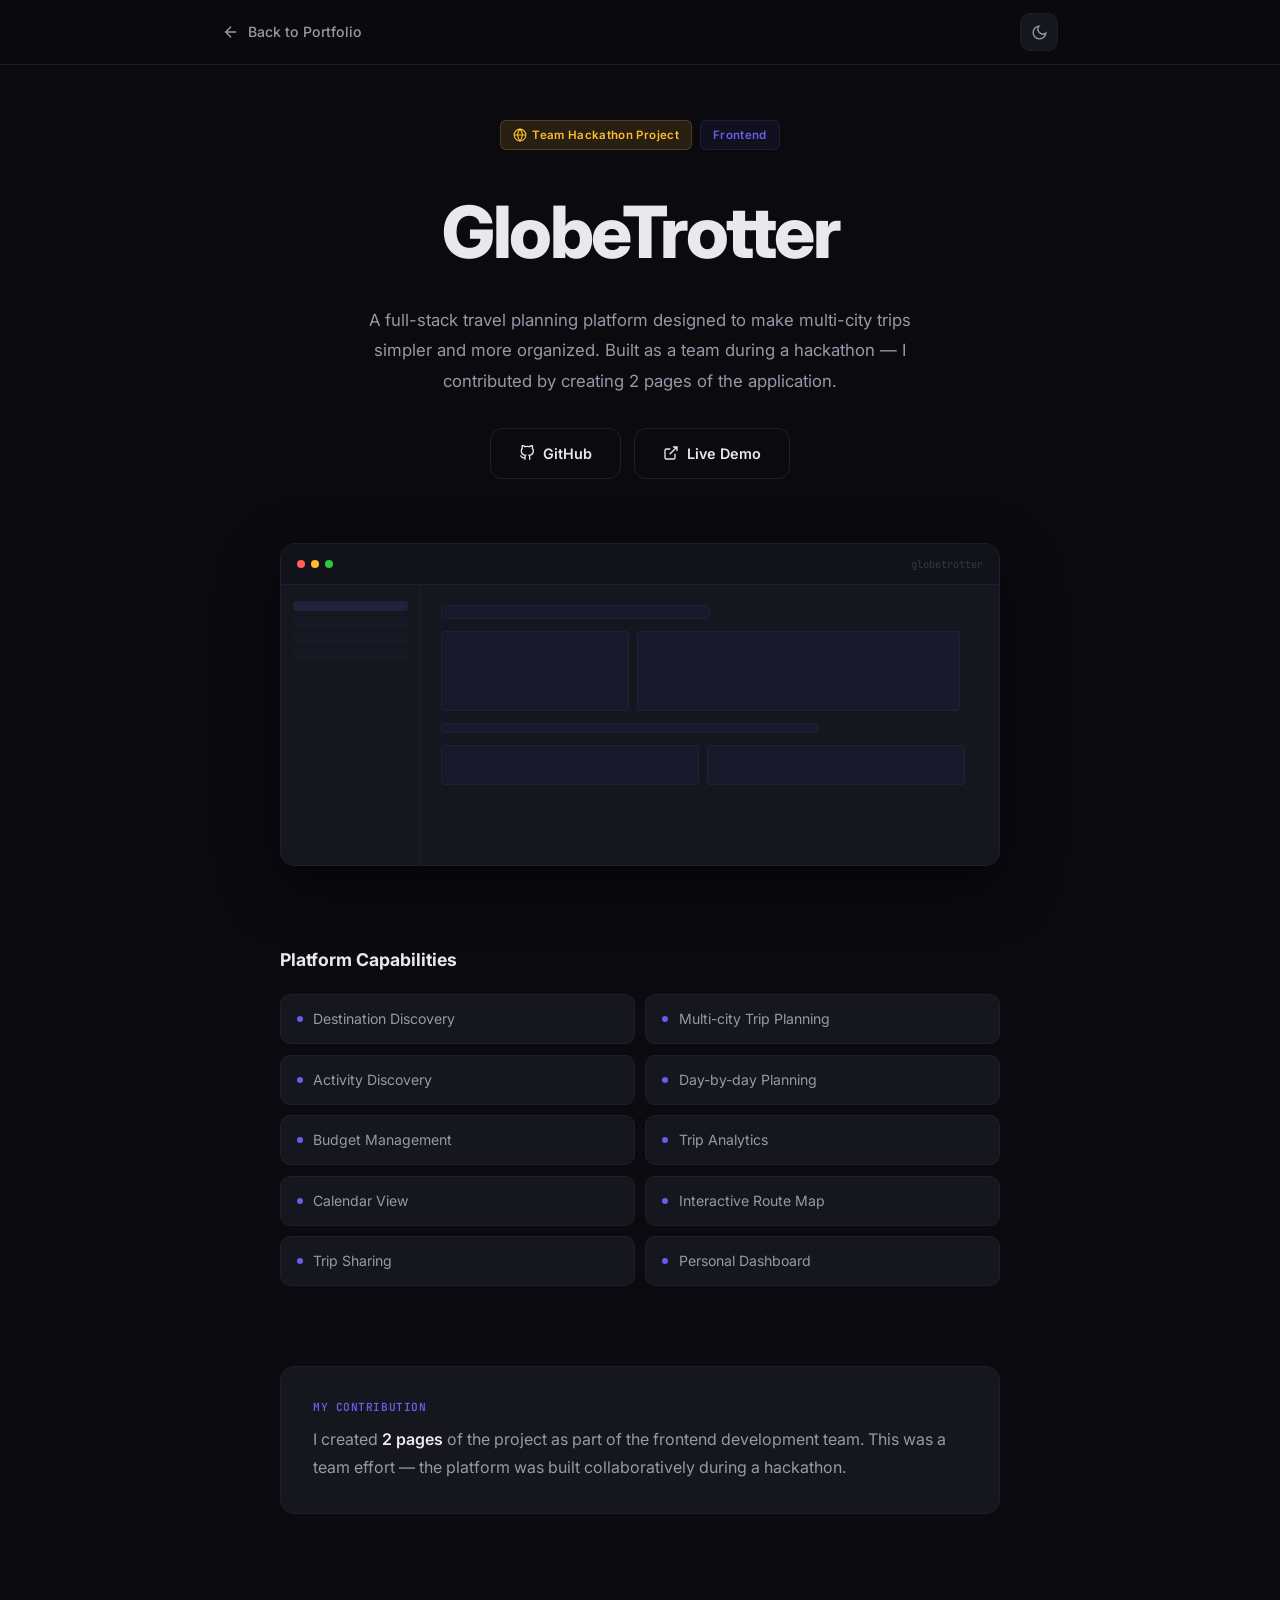
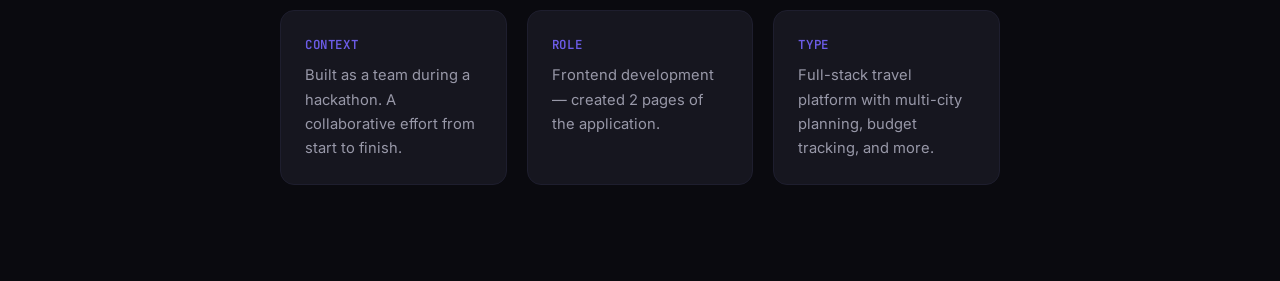
<file: globetrotter.html>
<!DOCTYPE html>
<html lang="en" data-theme="dark">
<head>
  <meta charset="UTF-8">
  <meta name="viewport" content="width=device-width, initial-scale=1.0">
  <title>GlobeTrotter — Team Hackathon Project | Riddhi Shah</title>
  <link rel="stylesheet" href="project-page.css">
  <link rel="preconnect" href="https://fonts.googleapis.com">
  <link rel="preconnect" href="https://fonts.gstatic.com" crossorigin>
  <link href="https://fonts.googleapis.com/css2?family=JetBrains+Mono:wght@400;500;600;700&family=Inter:wght@300;400;500;600;700;800&display=swap" rel="stylesheet">
</head>
<body>

  <nav class="nav">
    <div class="nav__inner">
      <a href="index.html" class="nav__back">
        <svg viewBox="0 0 24 24" fill="none" stroke="currentColor" stroke-width="2" width="18" height="18"><path d="M19 12H5M12 19l-7-7 7-7"/></svg>
        <span>Back to Portfolio</span>
      </a>
      <div class="nav__actions">
        <button class="theme-toggle" id="themeToggle" aria-label="Toggle theme">
          <svg class="theme-toggle__icon theme-toggle__icon--moon" viewBox="0 0 24 24" fill="none" stroke="currentColor" stroke-width="2"><path d="M21 12.79A9 9 0 1111.21 3a7 7 0 009.79 9.79z"/></svg>
          <svg class="theme-toggle__icon theme-toggle__icon--sun" viewBox="0 0 24 24" fill="none" stroke="currentColor" stroke-width="2"><circle cx="12" cy="12" r="5"/><path d="M12 1v2M12 21v2M4.22 4.22l1.42 1.42M18.36 18.36l1.42 1.42M1 12h2M21 12h2M4.22 19.78l1.42-1.42M18.36 5.64l1.42-1.42"/></svg>
        </button>
      </div>
    </div>
  </nav>

  <main>

    <!-- Hero -->
    <section class="pp-hero">
      <div class="pp-hero__content">
        <div class="pp-hero__badges anim-fade-up">
          <span class="pp-badge pp-badge--hackathon">
            <svg viewBox="0 0 24 24" fill="none" stroke="currentColor" stroke-width="2" width="14" height="14"><circle cx="12" cy="12" r="10"/><path d="M2 12h20M12 2a15.3 15.3 0 014 10 15.3 15.3 0 01-4 10 15.3 15.3 0 01-4-10 15.3 15.3 0 014-10z"/></svg>
            Team Hackathon Project
          </span>
          <span class="pp-badge pp-badge--team">Frontend</span>
        </div>
        <h1 class="pp-hero__title anim-fade-up anim-delay-1">GlobeTrotter</h1>
        <p class="pp-hero__intro anim-fade-up anim-delay-2">
          A full-stack travel planning platform designed to make multi-city trips simpler
          and more organized. Built as a team during a hackathon — I contributed by creating
          2 pages of the application.
        </p>
        <div class="pp-hero__ctas anim-fade-up anim-delay-3">
          <a href="https://github.com/Shubham-997800/GlobeTrotter" class="btn btn--secondary" target="_blank" rel="noopener">
            <svg viewBox="0 0 24 24" fill="none" stroke="currentColor" stroke-width="2" width="16" height="16"><path d="M9 19c-5 1.5-5-2.5-7-3m14 6v-3.87a3.37 3.37 0 00-.94-2.61c3.14-.35 6.44-1.54 6.44-7A5.44 5.44 0 0020 4.77 5.07 5.07 0 0019.91 1S18.73.65 16 2.48a13.38 13.38 0 00-7 0C6.27.65 5.09 1 5.09 1A5.07 5.07 0 005 4.77a5.44 5.44 0 00-1.5 3.78c0 5.42 3.3 6.61 6.44 7A3.37 3.37 0 009 18.13V22"/></svg>
            <span class="btn__text">GitHub</span>
          </a>
          <a href="#" class="btn btn--secondary">
            <svg viewBox="0 0 24 24" fill="none" stroke="currentColor" stroke-width="2" width="16" height="16"><path d="M18 13v6a2 2 0 01-2 2H5a2 2 0 01-2-2V8a2 2 0 012-2h6M15 3h6v6M10 14L21 3"/></svg>
            <span class="btn__text">Live Demo</span>
          </a>
        </div>
      </div>
    </section>

    <!-- Preview -->
    <section class="pp-preview">
      <div class="pp-preview__container">
        <div class="pp-preview__frame anim-fade-up">
          <div class="pp-preview__bar">
            <span class="pp-preview__dot"></span>
            <span class="pp-preview__dot"></span>
            <span class="pp-preview__dot"></span>
            <span class="pp-preview__url">globetrotter</span>
          </div>
          <div class="pp-preview__screen">
            <div class="pp-preview__layout">
              <div class="pp-preview__sidebar">
                <div class="pp-preview__nav-item pp-preview__nav-item--active"></div>
                <div class="pp-preview__nav-item"></div>
                <div class="pp-preview__nav-item"></div>
                <div class="pp-preview__nav-item"></div>
              </div>
              <div class="pp-preview__main">
                <div class="pp-preview__block" style="width:50%;height:14px"></div>
                <div class="pp-preview__row">
                  <div class="pp-preview__block" style="width:35%;height:80px"></div>
                  <div class="pp-preview__block" style="width:60%;height:80px"></div>
                </div>
                <div class="pp-preview__block" style="width:70%;height:10px"></div>
                <div class="pp-preview__row">
                  <div class="pp-preview__block" style="width:48%;height:40px"></div>
                  <div class="pp-preview__block" style="width:48%;height:40px"></div>
                </div>
              </div>
            </div>
          </div>
        </div>
      </div>
    </section>

    <!-- Capabilities -->
    <section class="pp-capabilities">
      <div class="pp-capabilities__container">
        <h3 class="pp-capabilities__title anim-fade-up">Platform Capabilities</h3>
        <div class="pp-capabilities__grid">
          <div class="pp-cap anim-fade-up"><span class="pp-cap__dot"></span>Destination Discovery</div>
          <div class="pp-cap anim-fade-up anim-delay-1"><span class="pp-cap__dot"></span>Multi-city Trip Planning</div>
          <div class="pp-cap anim-fade-up anim-delay-2"><span class="pp-cap__dot"></span>Activity Discovery</div>
          <div class="pp-cap anim-fade-up anim-delay-3"><span class="pp-cap__dot"></span>Day-by-day Planning</div>
          <div class="pp-cap anim-fade-up"><span class="pp-cap__dot"></span>Budget Management</div>
          <div class="pp-cap anim-fade-up anim-delay-1"><span class="pp-cap__dot"></span>Trip Analytics</div>
          <div class="pp-cap anim-fade-up anim-delay-2"><span class="pp-cap__dot"></span>Calendar View</div>
          <div class="pp-cap anim-fade-up anim-delay-3"><span class="pp-cap__dot"></span>Interactive Route Map</div>
          <div class="pp-cap anim-fade-up"><span class="pp-cap__dot"></span>Trip Sharing</div>
          <div class="pp-cap anim-fade-up anim-delay-1"><span class="pp-cap__dot"></span>Personal Dashboard</div>
        </div>
      </div>
    </section>

    <!-- Contribution -->
    <section class="pp-contribution">
      <div class="pp-contribution__container anim-fade-up">
        <div class="pp-contribution__label">My Contribution</div>
        <p class="pp-contribution__text">
          I created <strong>2 pages</strong> of the project as part of the frontend development team.
          This was a team effort — the platform was built collaboratively during a hackathon.
        </p>
      </div>
    </section>

    <!-- Details -->
    <section class="pp-details">
      <div class="pp-details__container">
        <div class="pp-details__grid">
          <div class="pp-detail anim-fade-up">
            <h4>Context</h4>
            <p>Built as a team during a hackathon. A collaborative effort from start to finish.</p>
          </div>
          <div class="pp-detail anim-fade-up anim-delay-1">
            <h4>Role</h4>
            <p>Frontend development — created 2 pages of the application.</p>
          </div>
          <div class="pp-detail anim-fade-up anim-delay-2">
            <h4>Type</h4>
            <p>Full-stack travel platform with multi-city planning, budget tracking, and more.</p>
          </div>
        </div>
      </div>
    </section>

  </main>

  <script>
    (function() {
      var s = localStorage.getItem('theme');
      if (s) document.documentElement.setAttribute('data-theme', s);
      document.getElementById('themeToggle').addEventListener('click', function() {
        var c = document.documentElement.getAttribute('data-theme');
        var n = c === 'dark' ? 'light' : 'dark';
        document.documentElement.setAttribute('data-theme', n);
        localStorage.setItem('theme', n);
      });
      var obs = new IntersectionObserver(function(entries) {
        entries.forEach(function(e) {
          if (e.isIntersecting) { e.target.classList.add('visible'); obs.unobserve(e.target); }
        });
      }, { threshold: 0.1 });
      document.querySelectorAll('.anim-fade-up').forEach(function(el) { obs.observe(el); });
    })();
  </script>
</body>
</html>
</file>
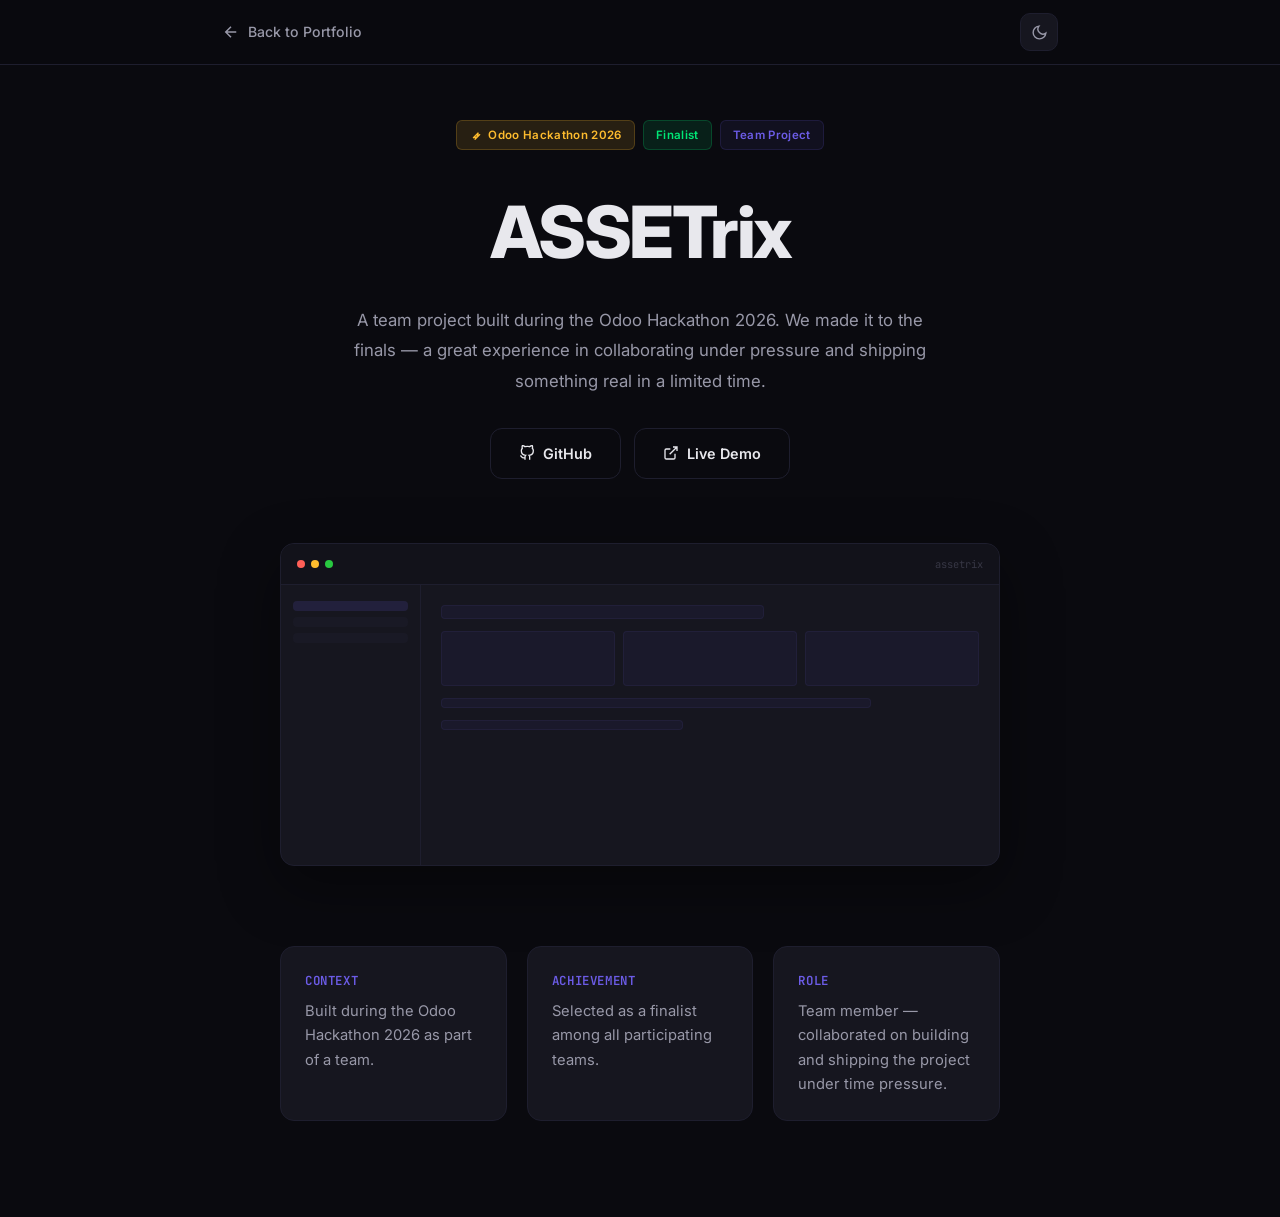
<file: project-assetrix.html>
<!-- ============================================================
  project-assetrix.html — Detail page for portfolio card #2
  Project: ASSETrix (team hackathon project, Odoo 2026 Finalist)
  Linked from: index.html > #projects > ASSETrix card
  Note: showcase page only, not the full app source. Assets: project-page.css
  ============================================================ -->
<!DOCTYPE html>
<html lang="en" data-theme="dark">
<head>
  <meta charset="UTF-8">
  <meta name="viewport" content="width=device-width, initial-scale=1.0">
  <title>ASSETrix — Odoo Hackathon 2026 | Riddhi Shah</title>
  <link rel="stylesheet" href="project-page.css">
  <link rel="preconnect" href="https://fonts.googleapis.com">
  <link rel="preconnect" href="https://fonts.gstatic.com" crossorigin>
  <link href="https://fonts.googleapis.com/css2?family=JetBrains+Mono:wght@400;500;600;700&family=Inter:wght@300;400;500;600;700;800&display=swap" rel="stylesheet">
</head>
<body>

  <nav class="nav">
    <div class="nav__inner">
      <a href="index.html" class="nav__back">
        <svg viewBox="0 0 24 24" fill="none" stroke="currentColor" stroke-width="2" width="18" height="18"><path d="M19 12H5M12 19l-7-7 7-7"/></svg>
        <span>Back to Portfolio</span>
      </a>
      <div class="nav__actions">
        <button class="theme-toggle" id="themeToggle" aria-label="Toggle theme">
          <svg class="theme-toggle__icon theme-toggle__icon--moon" viewBox="0 0 24 24" fill="none" stroke="currentColor" stroke-width="2"><path d="M21 12.79A9 9 0 1111.21 3a7 7 0 009.79 9.79z"/></svg>
          <svg class="theme-toggle__icon theme-toggle__icon--sun" viewBox="0 0 24 24" fill="none" stroke="currentColor" stroke-width="2"><circle cx="12" cy="12" r="5"/><path d="M12 1v2M12 21v2M4.22 4.22l1.42 1.42M18.36 18.36l1.42 1.42M1 12h2M21 12h2M4.22 19.78l1.42-1.42M18.36 5.64l1.42-1.42"/></svg>
        </button>
      </div>
    </div>
  </nav>

  <main>

    <!-- Hero -->
    <section class="pp-hero">
      <div class="pp-hero__content">
        <div class="pp-hero__badges anim-fade-up">
          <span class="pp-badge pp-badge--hackathon">
            <svg viewBox="0 0 24 24" fill="none" stroke="currentColor" stroke-width="2" width="14" height="14"><path d="M12 15l-2 5l9-9l-5 2l2-5l-9 9l5-2z"/></svg>
            Odoo Hackathon 2026
          </span>
          <span class="pp-badge pp-badge--finalist">Finalist</span>
          <span class="pp-badge pp-badge--team">Team Project</span>
        </div>
        <h1 class="pp-hero__title anim-fade-up anim-delay-1">ASSETrix</h1>
        <p class="pp-hero__intro anim-fade-up anim-delay-2">
          A team project built during the Odoo Hackathon 2026. We made it to the finals —
          a great experience in collaborating under pressure and shipping something real in a limited time.
        </p>
        <div class="pp-hero__ctas anim-fade-up anim-delay-3">
          <a href="https://github.com/Shubham-997800/assetrix" class="btn btn--secondary" target="_blank" rel="noopener">
            <svg viewBox="0 0 24 24" fill="none" stroke="currentColor" stroke-width="2" width="16" height="16"><path d="M9 19c-5 1.5-5-2.5-7-3m14 6v-3.87a3.37 3.37 0 00-.94-2.61c3.14-.35 6.44-1.54 6.44-7A5.44 5.44 0 0020 4.77 5.07 5.07 0 0019.91 1S18.73.65 16 2.48a13.38 13.38 0 00-7 0C6.27.65 5.09 1 5.09 1A5.07 5.07 0 005 4.77a5.44 5.44 0 00-1.5 3.78c0 5.42 3.3 6.61 6.44 7A3.37 3.37 0 009 18.13V22"/></svg>
            <span class="btn__text">GitHub</span>
          </a>
          <a href="#" class="btn btn--secondary">
            <svg viewBox="0 0 24 24" fill="none" stroke="currentColor" stroke-width="2" width="16" height="16"><path d="M18 13v6a2 2 0 01-2 2H5a2 2 0 01-2-2V8a2 2 0 012-2h6M15 3h6v6M10 14L21 3"/></svg>
            <span class="btn__text">Live Demo</span>
          </a>
        </div>
      </div>
    </section>

    <!-- Preview -->
    <section class="pp-preview">
      <div class="pp-preview__container">
        <div class="pp-preview__frame anim-fade-up">
          <div class="pp-preview__bar">
            <span class="pp-preview__dot"></span>
            <span class="pp-preview__dot"></span>
            <span class="pp-preview__dot"></span>
            <span class="pp-preview__url">assetrix</span>
          </div>
          <div class="pp-preview__screen">
            <div class="pp-preview__layout">
              <div class="pp-preview__sidebar">
                <div class="pp-preview__nav-item pp-preview__nav-item--active"></div>
                <div class="pp-preview__nav-item"></div>
                <div class="pp-preview__nav-item"></div>
              </div>
              <div class="pp-preview__main">
                <div class="pp-preview__block" style="width:60%;height:14px"></div>
                <div class="pp-preview__row">
                  <div class="pp-preview__block" style="width:48%;height:55px"></div>
                  <div class="pp-preview__block" style="width:48%;height:55px"></div>
                  <div class="pp-preview__block" style="width:48%;height:55px"></div>
                </div>
                <div class="pp-preview__block" style="width:80%;height:10px"></div>
                <div class="pp-preview__block" style="width:45%;height:10px"></div>
              </div>
            </div>
          </div>
        </div>
      </div>
    </section>

    <!-- Details -->
    <section class="pp-details">
      <div class="pp-details__container">
        <div class="pp-details__grid">
          <div class="pp-detail anim-fade-up">
            <h4>Context</h4>
            <p>Built during the Odoo Hackathon 2026 as part of a team.</p>
          </div>
          <div class="pp-detail anim-fade-up anim-delay-1">
            <h4>Achievement</h4>
            <p>Selected as a finalist among all participating teams.</p>
          </div>
          <div class="pp-detail anim-fade-up anim-delay-2">
            <h4>Role</h4>
            <p>Team member — collaborated on building and shipping the project under time pressure.</p>
          </div>
        </div>
      </div>
    </section>

  </main>

  <script>
    (function() {
      const s = localStorage.getItem('theme');
      if (s) document.documentElement.setAttribute('data-theme', s);
      document.getElementById('themeToggle').addEventListener('click', function() {
        const c = document.documentElement.getAttribute('data-theme');
        const n = c === 'dark' ? 'light' : 'dark';
        document.documentElement.setAttribute('data-theme', n);
        localStorage.setItem('theme', n);
      });
      const obs = new IntersectionObserver(function(entries) {
        entries.forEach(function(e) {
          if (e.isIntersecting) { e.target.classList.add('visible'); obs.unobserve(e.target); }
        });
      }, { threshold: 0.1 });
      document.querySelectorAll('.anim-fade-up').forEach(function(el) { obs.observe(el); });
    })();
  </script>
</body>
</html>
</file>
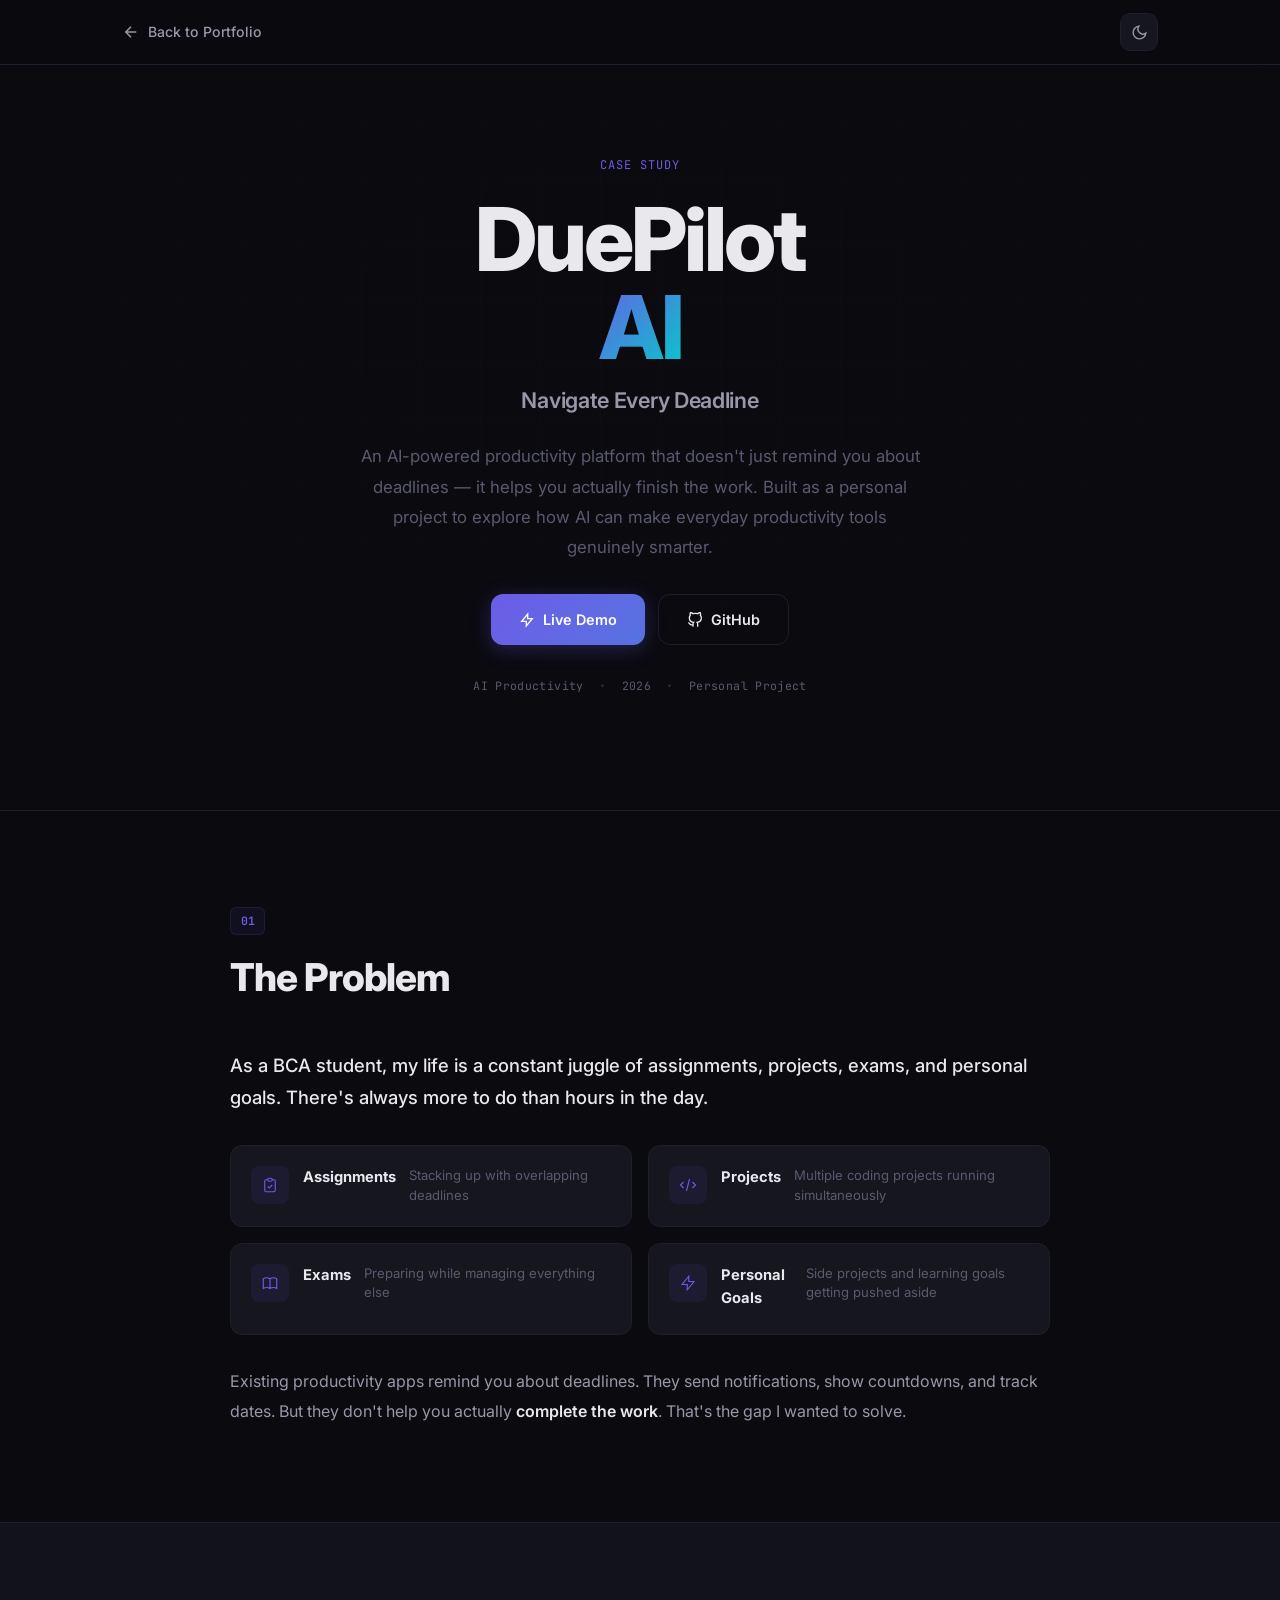
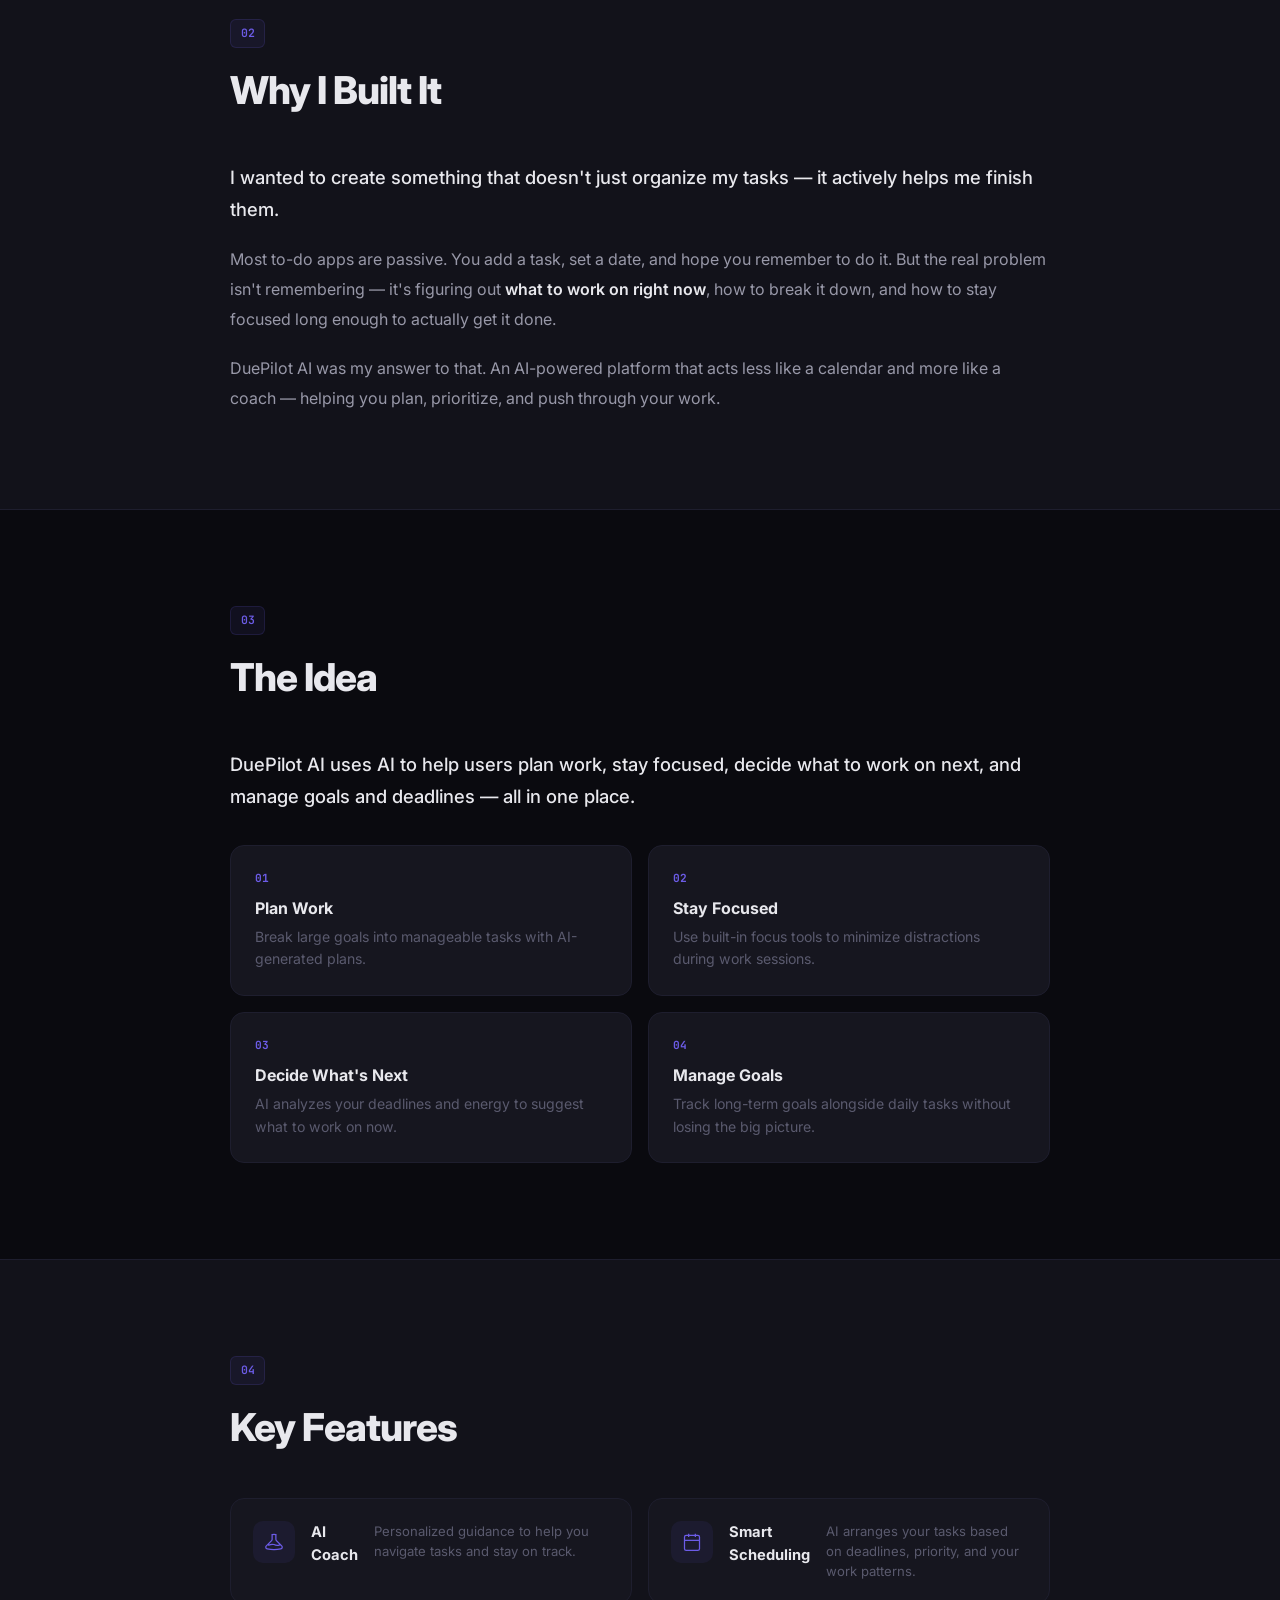
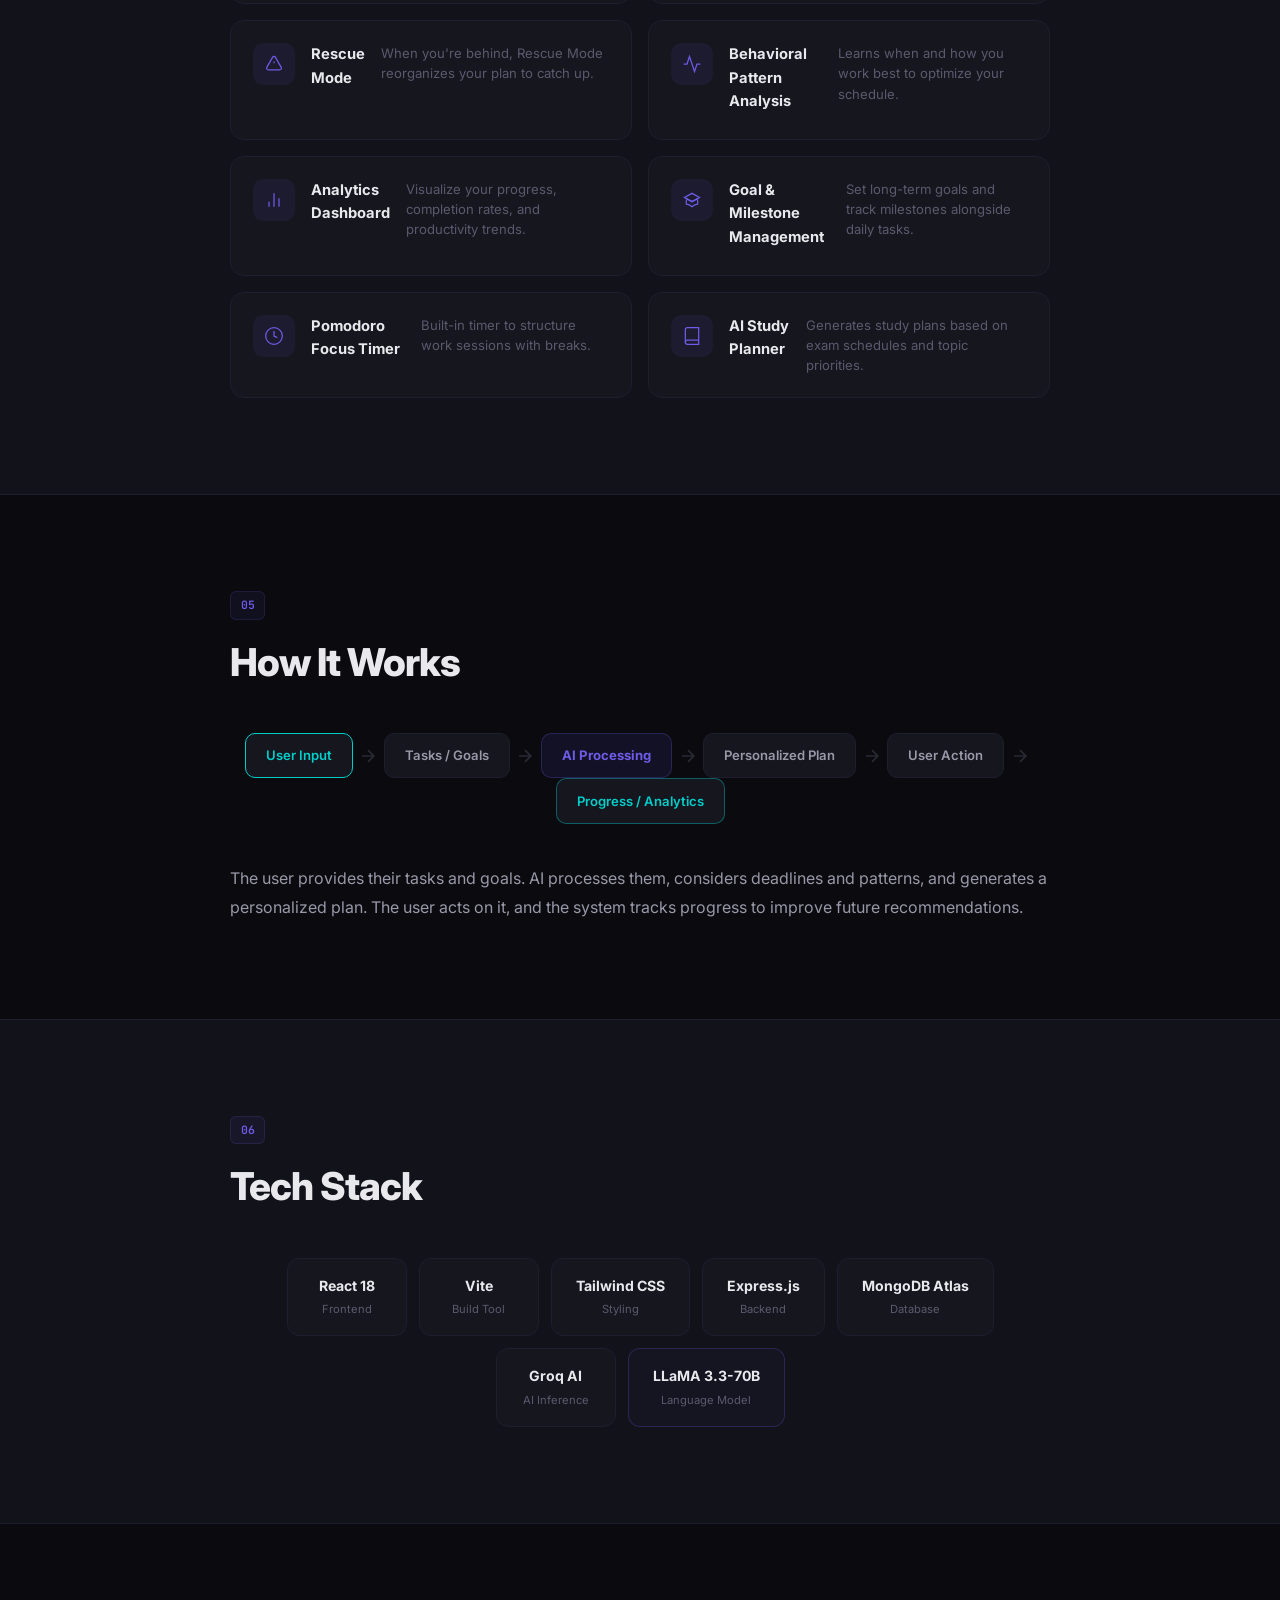
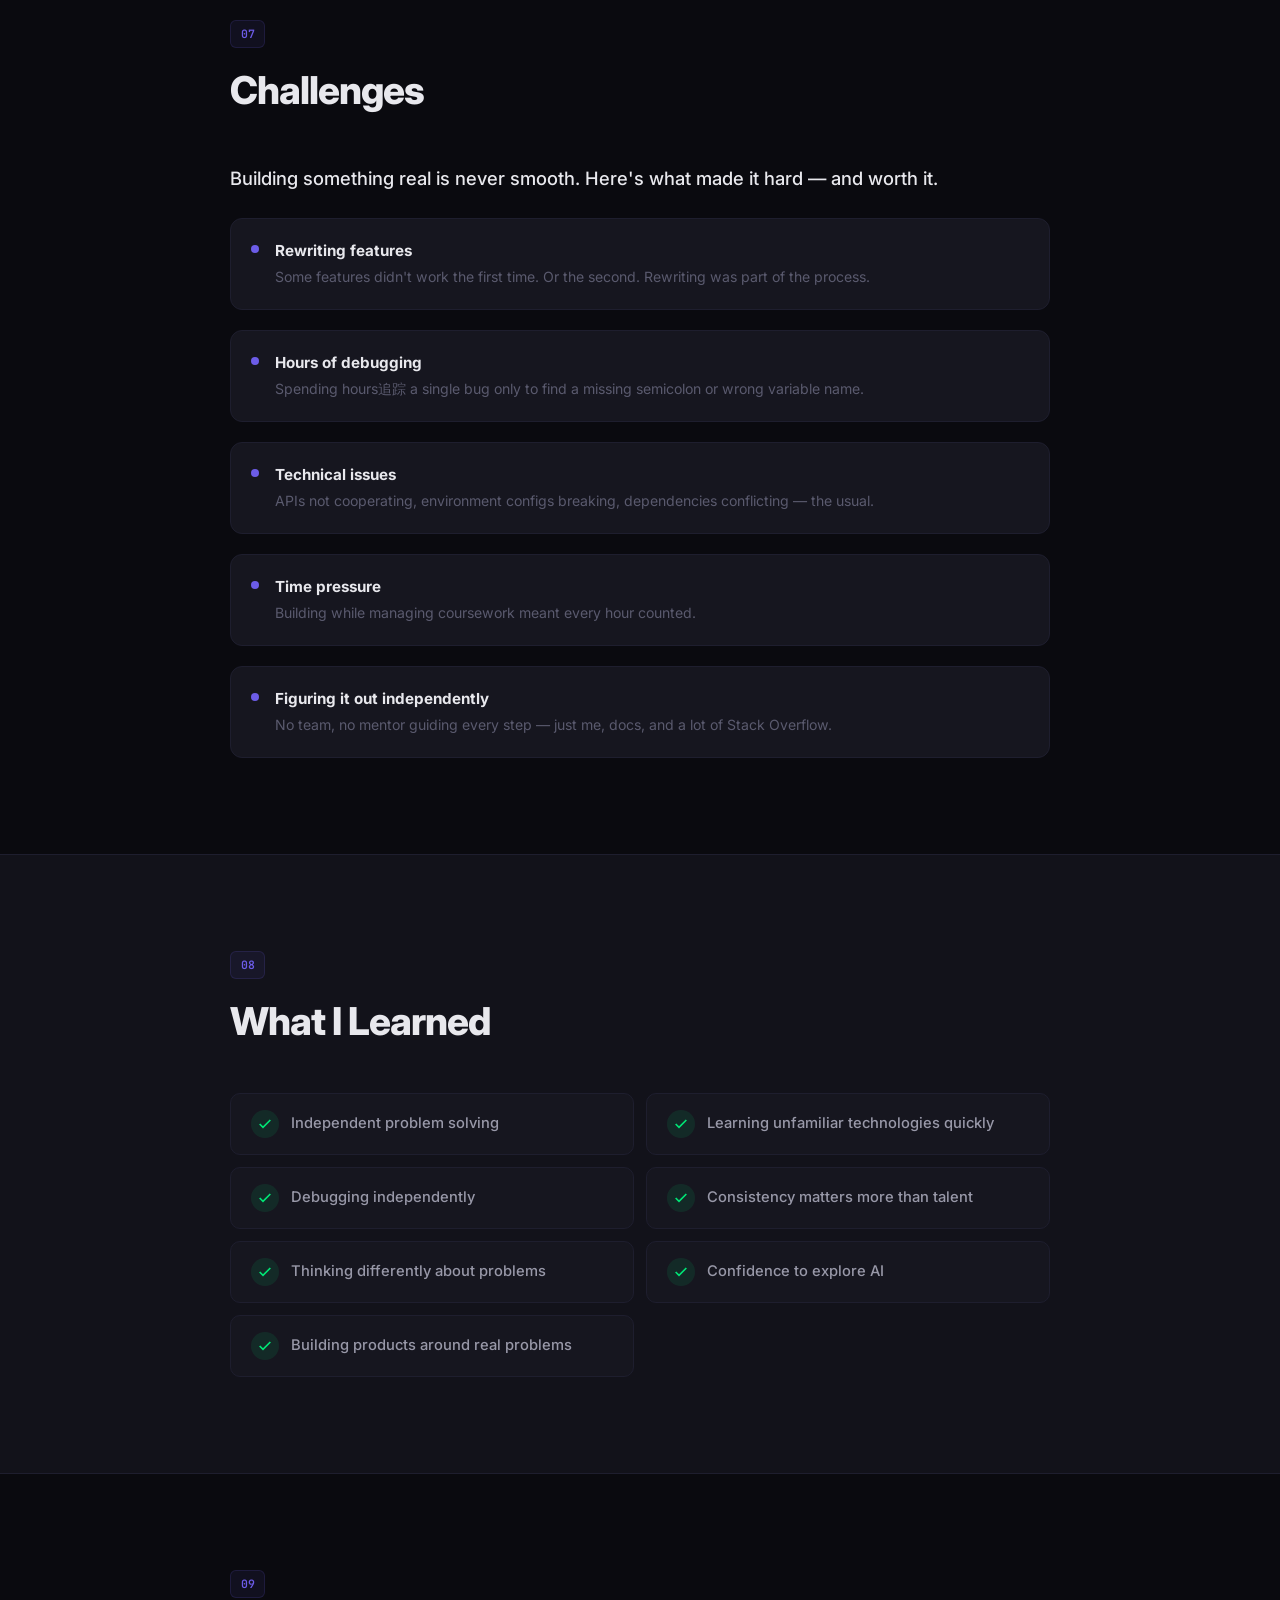
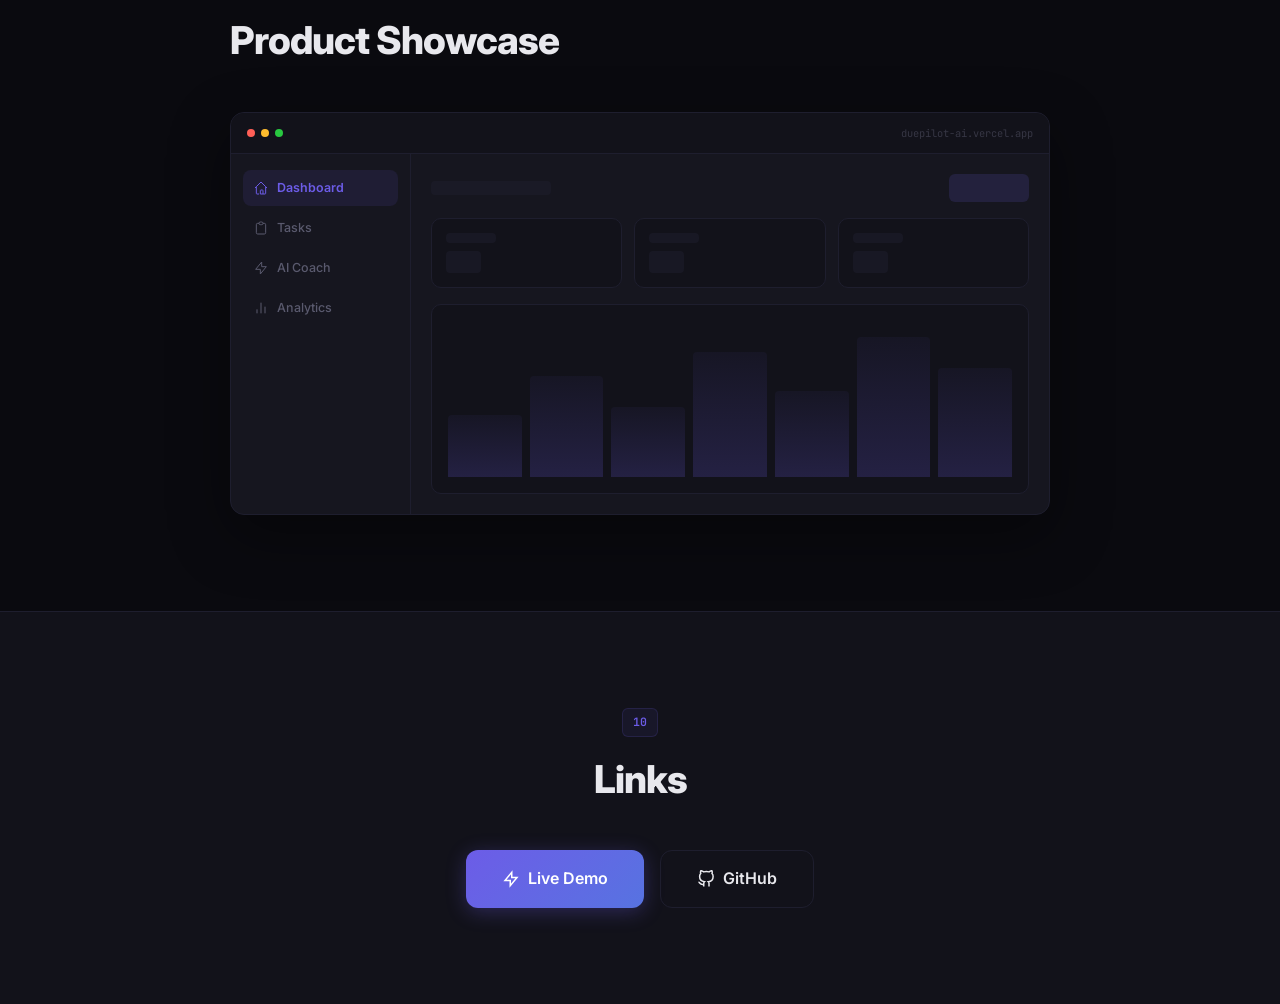
<file: project-duepilot.html>
<!-- ============================================================
  project-duepilot.html — Detail page for portfolio card #1
  Project: DuePilot AI (personal / flagship project)
  Linked from: index.html > #projects > DuePilot AI card
  Assets: project-duepilot.css + project-duepilot.js
  ============================================================ -->
<!DOCTYPE html>
<html lang="en" data-theme="dark">
<head>
  <meta charset="UTF-8">
  <meta name="viewport" content="width=device-width, initial-scale=1.0">
  <title>DuePilot AI — Case Study | Riddhi Shah</title>
  <link rel="stylesheet" href="project-duepilot.css">
  <link rel="preconnect" href="https://fonts.googleapis.com">
  <link rel="preconnect" href="https://fonts.gstatic.com" crossorigin>
  <link href="https://fonts.googleapis.com/css2?family=JetBrains+Mono:wght@400;500;600;700&family=Inter:wght@300;400;500;600;700;800&display=swap" rel="stylesheet">
</head>
<body>

  <!-- Nav -->
  <nav class="nav" id="nav">
    <div class="nav__inner">
      <a href="index.html" class="nav__back">
        <svg viewBox="0 0 24 24" fill="none" stroke="currentColor" stroke-width="2" width="18" height="18"><path d="M19 12H5M12 19l-7-7 7-7"/></svg>
        <span>Back to Portfolio</span>
      </a>
      <div class="nav__actions">
        <button class="theme-toggle" id="themeToggle" aria-label="Toggle theme">
          <svg class="theme-toggle__icon theme-toggle__icon--moon" viewBox="0 0 24 24" fill="none" stroke="currentColor" stroke-width="2"><path d="M21 12.79A9 9 0 1111.21 3a7 7 0 009.79 9.79z"/></svg>
          <svg class="theme-toggle__icon theme-toggle__icon--sun" viewBox="0 0 24 24" fill="none" stroke="currentColor" stroke-width="2"><circle cx="12" cy="12" r="5"/><path d="M12 1v2M12 21v2M4.22 4.22l1.42 1.42M18.36 18.36l1.42 1.42M1 12h2M21 12h2M4.22 19.78l1.42-1.42M18.36 5.64l1.42-1.42"/></svg>
        </button>
      </div>
    </div>
  </nav>

  <main>

    <!-- Hero -->
    <section class="cs-hero">
      <div class="cs-hero__bg" aria-hidden="true"></div>
      <div class="cs-hero__content">
        <span class="cs-hero__label anim-fade-up">Case Study</span>
        <h1 class="cs-hero__title anim-fade-up anim-delay-1">
          DuePilot<br>
          <span class="text-gradient">AI</span>
        </h1>
        <p class="cs-hero__tagline anim-fade-up anim-delay-2">Navigate Every Deadline</p>
        <p class="cs-hero__intro anim-fade-up anim-delay-3">
          An AI-powered productivity platform that doesn't just remind you about deadlines —
          it helps you actually finish the work. Built as a personal project to explore how AI
          can make everyday productivity tools genuinely smarter.
        </p>
        <div class="cs-hero__ctas anim-fade-up anim-delay-4">
          <a href="#" class="btn btn--primary">
            <svg viewBox="0 0 24 24" fill="none" stroke="currentColor" stroke-width="2" width="16" height="16"><path d="M13 10V3L4 14h7v7l9-11h-7z"/></svg>
            <span class="btn__text">Live Demo</span>
          </a>
          <a href="https://github.com/Riddhishah43/duepilot" class="btn btn--secondary" target="_blank" rel="noopener">
            <svg viewBox="0 0 24 24" fill="none" stroke="currentColor" stroke-width="2" width="16" height="16"><path d="M9 19c-5 1.5-5-2.5-7-3m14 6v-3.87a3.37 3.37 0 00-.94-2.61c3.14-.35 6.44-1.54 6.44-7A5.44 5.44 0 0020 4.77 5.07 5.07 0 0019.91 1S18.73.65 16 2.48a13.38 13.38 0 00-7 0C6.27.65 5.09 1 5.09 1A5.07 5.07 0 005 4.77a5.44 5.44 0 00-1.5 3.78c0 5.42 3.3 6.61 6.44 7A3.37 3.37 0 009 18.13V22"/></svg>
            <span class="btn__text">GitHub</span>
          </a>
        </div>
        <div class="cs-hero__meta anim-fade-up anim-delay-5">
          <span>AI Productivity</span>
          <span class="cs-hero__meta-sep">&bull;</span>
          <span>2026</span>
          <span class="cs-hero__meta-sep">&bull;</span>
          <span>Personal Project</span>
        </div>
      </div>
    </section>

    <!-- Section 1 — The Problem -->
    <section class="cs-section">
      <div class="cs-section__container">
        <div class="cs-section__header anim-fade-up">
          <span class="cs-section__number">01</span>
          <h2 class="cs-section__title">The Problem</h2>
        </div>
        <div class="cs-section__body">
          <p class="cs-text cs-text--large anim-fade-up">
            As a BCA student, my life is a constant juggle of assignments, projects, exams,
            and personal goals. There's always more to do than hours in the day.
          </p>
          <div class="cs-problem-grid anim-fade-up anim-delay-1">
            <div class="cs-problem-card">
              <div class="cs-problem-icon">
                <svg viewBox="0 0 24 24" fill="none" stroke="currentColor" stroke-width="1.5"><path d="M9 5H7a2 2 0 00-2 2v12a2 2 0 002 2h10a2 2 0 002-2V7a2 2 0 00-2-2h-2M9 5a2 2 0 002 2h2a2 2 0 002-2M9 5a2 2 0 012-2h2a2 2 0 012 2"/><path d="M9 14l2 2 4-4"/></svg>
              </div>
              <h4>Assignments</h4>
              <p>Stacking up with overlapping deadlines</p>
            </div>
            <div class="cs-problem-card">
              <div class="cs-problem-icon">
                <svg viewBox="0 0 24 24" fill="none" stroke="currentColor" stroke-width="1.5"><path d="M10 20l4-16m4 4l4 4-4 4M6 16l-4-4 4-4"/></svg>
              </div>
              <h4>Projects</h4>
              <p>Multiple coding projects running simultaneously</p>
            </div>
            <div class="cs-problem-card">
              <div class="cs-problem-icon">
                <svg viewBox="0 0 24 24" fill="none" stroke="currentColor" stroke-width="1.5"><path d="M12 6.253v13m0-13C10.832 5.477 9.246 5 7.5 5S4.168 5.477 3 6.253v13C4.168 18.477 5.754 18 7.5 18s3.332.477 4.5 1.253m0-13C13.168 5.477 14.754 5 16.5 5c1.747 0 3.332.477 4.5 1.253v13C19.832 18.477 18.247 18 16.5 18c-1.746 0-3.332.477-4.5 1.253"/></svg>
              </div>
              <h4>Exams</h4>
              <p>Preparing while managing everything else</p>
            </div>
            <div class="cs-problem-card">
              <div class="cs-problem-icon">
                <svg viewBox="0 0 24 24" fill="none" stroke="currentColor" stroke-width="1.5"><path d="M13 10V3L4 14h7v7l9-11h-7z"/></svg>
              </div>
              <h4>Personal Goals</h4>
              <p>Side projects and learning goals getting pushed aside</p>
            </div>
          </div>
          <p class="cs-text anim-fade-up anim-delay-2">
            Existing productivity apps remind you about deadlines. They send notifications,
            show countdowns, and track dates. But they don't help you actually
            <strong>complete the work</strong>. That's the gap I wanted to solve.
          </p>
        </div>
      </div>
    </section>

    <!-- Section 2 — Why I Built It -->
    <section class="cs-section cs-section--alt">
      <div class="cs-section__container">
        <div class="cs-section__header anim-fade-up">
          <span class="cs-section__number">02</span>
          <h2 class="cs-section__title">Why I Built It</h2>
        </div>
        <div class="cs-section__body">
          <p class="cs-text cs-text--large anim-fade-up">
            I wanted to create something that doesn't just organize my tasks —
            it actively helps me finish them.
          </p>
          <p class="cs-text anim-fade-up anim-delay-1">
            Most to-do apps are passive. You add a task, set a date, and hope you remember
            to do it. But the real problem isn't remembering — it's figuring out
            <strong>what to work on right now</strong>, how to break it down, and how to stay
            focused long enough to actually get it done.
          </p>
          <p class="cs-text anim-fade-up anim-delay-2">
            DuePilot AI was my answer to that. An AI-powered platform that acts less like a
            calendar and more like a coach — helping you plan, prioritize, and push through
            your work.
          </p>
        </div>
      </div>
    </section>

    <!-- Section 3 — The Idea -->
    <section class="cs-section">
      <div class="cs-section__container">
        <div class="cs-section__header anim-fade-up">
          <span class="cs-section__number">03</span>
          <h2 class="cs-section__title">The Idea</h2>
        </div>
        <div class="cs-section__body">
          <p class="cs-text cs-text--large anim-fade-up">
            DuePilot AI uses AI to help users plan work, stay focused, decide what to work on
            next, and manage goals and deadlines — all in one place.
          </p>
          <div class="cs-idea-grid anim-fade-up anim-delay-1">
            <div class="cs-idea-card">
              <div class="cs-idea-num">01</div>
              <h4>Plan Work</h4>
              <p>Break large goals into manageable tasks with AI-generated plans.</p>
            </div>
            <div class="cs-idea-card">
              <div class="cs-idea-num">02</div>
              <h4>Stay Focused</h4>
              <p>Use built-in focus tools to minimize distractions during work sessions.</p>
            </div>
            <div class="cs-idea-card">
              <div class="cs-idea-num">03</div>
              <h4>Decide What's Next</h4>
              <p>AI analyzes your deadlines and energy to suggest what to work on now.</p>
            </div>
            <div class="cs-idea-card">
              <div class="cs-idea-num">04</div>
              <h4>Manage Goals</h4>
              <p>Track long-term goals alongside daily tasks without losing the big picture.</p>
            </div>
          </div>
        </div>
      </div>
    </section>

    <!-- Section 4 — Key Features -->
    <section class="cs-section cs-section--alt">
      <div class="cs-section__container">
        <div class="cs-section__header anim-fade-up">
          <span class="cs-section__number">04</span>
          <h2 class="cs-section__title">Key Features</h2>
        </div>
        <div class="cs-section__body">
          <div class="cs-features-grid">
            <div class="cs-feature anim-fade-up">
              <div class="cs-feature__icon">
                <svg viewBox="0 0 24 24" fill="none" stroke="currentColor" stroke-width="1.5"><path d="M9.75 3.104v5.714a2.25 2.25 0 01-.659 1.591L5 14.5M9.75 3.104c-.251.023-.501.05-.75.082m.75-.082a24.301 24.301 0 014.5 0m0 0v5.714c0 .597.237 1.17.659 1.591L19.8 15.3M14.25 3.104c.251.023.501.05.75.082M19.8 15.3l-1.57.393A9.065 9.065 0 0112 15a9.065 9.065 0 00-6.23.693L5 14.5m14.8.8l1.402 1.402c1.232 1.232.65 3.318-1.067 3.611A48.309 48.309 0 0112 21c-2.773 0-5.491-.235-8.135-.687-1.718-.293-2.3-2.379-1.067-3.61L5 14.5"/></svg>
              </div>
              <h4>AI Coach</h4>
              <p>Personalized guidance to help you navigate tasks and stay on track.</p>
            </div>
            <div class="cs-feature anim-fade-up anim-delay-1">
              <div class="cs-feature__icon">
                <svg viewBox="0 0 24 24" fill="none" stroke="currentColor" stroke-width="1.5"><rect x="3" y="4" width="18" height="18" rx="2" ry="2"/><path d="M16 2v4M8 2v4M3 10h18"/></svg>
              </div>
              <h4>Smart Scheduling</h4>
              <p>AI arranges your tasks based on deadlines, priority, and your work patterns.</p>
            </div>
            <div class="cs-feature anim-fade-up anim-delay-2">
              <div class="cs-feature__icon">
                <svg viewBox="0 0 24 24" fill="none" stroke="currentColor" stroke-width="1.5"><path d="M12 9v2m0 4h.01M5.07 19H18.93a2 2 0 001.737-3.003L13.737 4a2 2 0 00-3.474 0L3.333 15.997A2 2 0 005.07 19z"/></svg>
              </div>
              <h4>Rescue Mode</h4>
              <p>When you're behind, Rescue Mode reorganizes your plan to catch up.</p>
            </div>
            <div class="cs-feature anim-fade-up anim-delay-3">
              <div class="cs-feature__icon">
                <svg viewBox="0 0 24 24" fill="none" stroke="currentColor" stroke-width="1.5"><path d="M22 12h-4l-3 9L9 3l-3 9H2"/></svg>
              </div>
              <h4>Behavioral Pattern Analysis</h4>
              <p>Learns when and how you work best to optimize your schedule.</p>
            </div>
            <div class="cs-feature anim-fade-up anim-delay-4">
              <div class="cs-feature__icon">
                <svg viewBox="0 0 24 24" fill="none" stroke="currentColor" stroke-width="1.5"><path d="M18 20V10M12 20V4M6 20v-6"/></svg>
              </div>
              <h4>Analytics Dashboard</h4>
              <p>Visualize your progress, completion rates, and productivity trends.</p>
            </div>
            <div class="cs-feature anim-fade-up anim-delay-5">
              <div class="cs-feature__icon">
                <svg viewBox="0 0 24 24" fill="none" stroke="currentColor" stroke-width="1.5"><path d="M12 14l9-5-9-5-9 5 9 5z"/><path d="M12 14l6.16-3.422a12.083 12.083 0 01.665 6.479A11.952 11.952 0 0012 20.055a11.952 11.952 0 00-6.824-2.998 12.078 12.078 0 01.665-6.479L12 14z"/></svg>
              </div>
              <h4>Goal & Milestone Management</h4>
              <p>Set long-term goals and track milestones alongside daily tasks.</p>
            </div>
            <div class="cs-feature anim-fade-up anim-delay-6">
              <div class="cs-feature__icon">
                <svg viewBox="0 0 24 24" fill="none" stroke="currentColor" stroke-width="1.5"><circle cx="12" cy="12" r="10"/><path d="M12 6v6l4 2"/></svg>
              </div>
              <h4>Pomodoro Focus Timer</h4>
              <p>Built-in timer to structure work sessions with breaks.</p>
            </div>
            <div class="cs-feature anim-fade-up anim-delay-7">
              <div class="cs-feature__icon">
                <svg viewBox="0 0 24 24" fill="none" stroke="currentColor" stroke-width="1.5"><path d="M4 19.5A2.5 2.5 0 016.5 17H20"/><path d="M6.5 2H20v20H6.5A2.5 2.5 0 014 19.5v-15A2.5 2.5 0 016.5 2z"/></svg>
              </div>
              <h4>AI Study Planner</h4>
              <p>Generates study plans based on exam schedules and topic priorities.</p>
            </div>
          </div>
        </div>
      </div>
    </section>

    <!-- Section 5 — How It Works -->
    <section class="cs-section">
      <div class="cs-section__container">
        <div class="cs-section__header anim-fade-up">
          <span class="cs-section__number">05</span>
          <h2 class="cs-section__title">How It Works</h2>
        </div>
        <div class="cs-section__body">
          <div class="cs-flow anim-fade-up">
            <div class="cs-flow__item">
              <div class="cs-flow__node cs-flow__node--start">User Input</div>
              <div class="cs-flow__arrow">
                <svg viewBox="0 0 24 24" fill="none" stroke="currentColor" stroke-width="2" width="20" height="20"><path d="M5 12h14M12 5l7 7-7 7"/></svg>
              </div>
            </div>
            <div class="cs-flow__item">
              <div class="cs-flow__node">Tasks / Goals</div>
              <div class="cs-flow__arrow">
                <svg viewBox="0 0 24 24" fill="none" stroke="currentColor" stroke-width="2" width="20" height="20"><path d="M5 12h14M12 5l7 7-7 7"/></svg>
              </div>
            </div>
            <div class="cs-flow__item">
              <div class="cs-flow__node cs-flow__node--ai">AI Processing</div>
              <div class="cs-flow__arrow">
                <svg viewBox="0 0 24 24" fill="none" stroke="currentColor" stroke-width="2" width="20" height="20"><path d="M5 12h14M12 5l7 7-7 7"/></svg>
              </div>
            </div>
            <div class="cs-flow__item">
              <div class="cs-flow__node">Personalized Plan</div>
              <div class="cs-flow__arrow">
                <svg viewBox="0 0 24 24" fill="none" stroke="currentColor" stroke-width="2" width="20" height="20"><path d="M5 12h14M12 5l7 7-7 7"/></svg>
              </div>
            </div>
            <div class="cs-flow__item">
              <div class="cs-flow__node">User Action</div>
              <div class="cs-flow__arrow">
                <svg viewBox="0 0 24 24" fill="none" stroke="currentColor" stroke-width="2" width="20" height="20"><path d="M5 12h14M12 5l7 7-7 7"/></svg>
              </div>
            </div>
            <div class="cs-flow__item">
              <div class="cs-flow__node cs-flow__node--end">Progress / Analytics</div>
            </div>
          </div>
          <p class="cs-text anim-fade-up anim-delay-1">
            The user provides their tasks and goals. AI processes them, considers deadlines
            and patterns, and generates a personalized plan. The user acts on it, and the
            system tracks progress to improve future recommendations.
          </p>
        </div>
      </div>
    </section>

    <!-- Section 6 — Tech Stack -->
    <section class="cs-section cs-section--alt">
      <div class="cs-section__container">
        <div class="cs-section__header anim-fade-up">
          <span class="cs-section__number">06</span>
          <h2 class="cs-section__title">Tech Stack</h2>
        </div>
        <div class="cs-section__body">
          <div class="cs-tech-grid anim-fade-up">
            <div class="cs-tech-card">
              <span class="cs-tech-name">React 18</span>
              <span class="cs-tech-role">Frontend</span>
            </div>
            <div class="cs-tech-card">
              <span class="cs-tech-name">Vite</span>
              <span class="cs-tech-role">Build Tool</span>
            </div>
            <div class="cs-tech-card">
              <span class="cs-tech-name">Tailwind CSS</span>
              <span class="cs-tech-role">Styling</span>
            </div>
            <div class="cs-tech-card">
              <span class="cs-tech-name">Express.js</span>
              <span class="cs-tech-role">Backend</span>
            </div>
            <div class="cs-tech-card">
              <span class="cs-tech-name">MongoDB Atlas</span>
              <span class="cs-tech-role">Database</span>
            </div>
            <div class="cs-tech-card">
              <span class="cs-tech-name">Groq AI</span>
              <span class="cs-tech-role">AI Inference</span>
            </div>
            <div class="cs-tech-card cs-tech-card--highlight">
              <span class="cs-tech-name">LLaMA 3.3-70B</span>
              <span class="cs-tech-role">Language Model</span>
            </div>
          </div>
        </div>
      </div>
    </section>

    <!-- Section 7 — Challenges -->
    <section class="cs-section">
      <div class="cs-section__container">
        <div class="cs-section__header anim-fade-up">
          <span class="cs-section__number">07</span>
          <h2 class="cs-section__title">Challenges</h2>
        </div>
        <div class="cs-section__body">
          <p class="cs-text cs-text--large anim-fade-up">
            Building something real is never smooth. Here's what made it hard — and worth it.
          </p>
          <div class="cs-challenges-list anim-fade-up anim-delay-1">
            <div class="cs-challenge">
              <div class="cs-challenge-marker"></div>
              <div>
                <h4>Rewriting features</h4>
                <p>Some features didn't work the first time. Or the second. Rewriting was part of the process.</p>
              </div>
            </div>
            <div class="cs-challenge">
              <div class="cs-challenge-marker"></div>
              <div>
                <h4>Hours of debugging</h4>
                <p>Spending hours追踪 a single bug only to find a missing semicolon or wrong variable name.</p>
              </div>
            </div>
            <div class="cs-challenge">
              <div class="cs-challenge-marker"></div>
              <div>
                <h4>Technical issues</h4>
                <p>APIs not cooperating, environment configs breaking, dependencies conflicting — the usual.</p>
              </div>
            </div>
            <div class="cs-challenge">
              <div class="cs-challenge-marker"></div>
              <div>
                <h4>Time pressure</h4>
                <p>Building while managing coursework meant every hour counted.</p>
              </div>
            </div>
            <div class="cs-challenge">
              <div class="cs-challenge-marker"></div>
              <div>
                <h4>Figuring it out independently</h4>
                <p>No team, no mentor guiding every step — just me, docs, and a lot of Stack Overflow.</p>
              </div>
            </div>
          </div>
        </div>
      </div>
    </section>

    <!-- Section 8 — What I Learned -->
    <section class="cs-section cs-section--alt">
      <div class="cs-section__container">
        <div class="cs-section__header anim-fade-up">
          <span class="cs-section__number">08</span>
          <h2 class="cs-section__title">What I Learned</h2>
        </div>
        <div class="cs-section__body">
          <div class="cs-learned-grid">
            <div class="cs-learned anim-fade-up">
              <span class="cs-learned-check">
                <svg viewBox="0 0 24 24" fill="none" stroke="currentColor" stroke-width="2.5" width="16" height="16"><path d="M20 6L9 17l-5-5"/></svg>
              </span>
              <span>Independent problem solving</span>
            </div>
            <div class="cs-learned anim-fade-up anim-delay-1">
              <span class="cs-learned-check">
                <svg viewBox="0 0 24 24" fill="none" stroke="currentColor" stroke-width="2.5" width="16" height="16"><path d="M20 6L9 17l-5-5"/></svg>
              </span>
              <span>Learning unfamiliar technologies quickly</span>
            </div>
            <div class="cs-learned anim-fade-up anim-delay-2">
              <span class="cs-learned-check">
                <svg viewBox="0 0 24 24" fill="none" stroke="currentColor" stroke-width="2.5" width="16" height="16"><path d="M20 6L9 17l-5-5"/></svg>
              </span>
              <span>Debugging independently</span>
            </div>
            <div class="cs-learned anim-fade-up anim-delay-3">
              <span class="cs-learned-check">
                <svg viewBox="0 0 24 24" fill="none" stroke="currentColor" stroke-width="2.5" width="16" height="16"><path d="M20 6L9 17l-5-5"/></svg>
              </span>
              <span>Consistency matters more than talent</span>
            </div>
            <div class="cs-learned anim-fade-up anim-delay-4">
              <span class="cs-learned-check">
                <svg viewBox="0 0 24 24" fill="none" stroke="currentColor" stroke-width="2.5" width="16" height="16"><path d="M20 6L9 17l-5-5"/></svg>
              </span>
              <span>Thinking differently about problems</span>
            </div>
            <div class="cs-learned anim-fade-up anim-delay-5">
              <span class="cs-learned-check">
                <svg viewBox="0 0 24 24" fill="none" stroke="currentColor" stroke-width="2.5" width="16" height="16"><path d="M20 6L9 17l-5-5"/></svg>
              </span>
              <span>Confidence to explore AI</span>
            </div>
            <div class="cs-learned anim-fade-up anim-delay-6">
              <span class="cs-learned-check">
                <svg viewBox="0 0 24 24" fill="none" stroke="currentColor" stroke-width="2.5" width="16" height="16"><path d="M20 6L9 17l-5-5"/></svg>
              </span>
              <span>Building products around real problems</span>
            </div>
          </div>
        </div>
      </div>
    </section>

    <!-- Section 9 — Product Showcase -->
    <section class="cs-section">
      <div class="cs-section__container">
        <div class="cs-section__header anim-fade-up">
          <span class="cs-section__number">09</span>
          <h2 class="cs-section__title">Product Showcase</h2>
        </div>
        <div class="cs-section__body">
          <div class="cs-showcase anim-fade-up">
            <div class="cs-showcase__frame">
              <div class="cs-showcase__bar">
                <span class="cs-showcase__dot"></span>
                <span class="cs-showcase__dot"></span>
                <span class="cs-showcase__dot"></span>
                <span class="cs-showcase__url">duepilot-ai.vercel.app</span>
              </div>
              <div class="cs-showcase__screen">
                <div class="cs-showcase__layout">
                  <div class="cs-showcase__sidebar">
                    <div class="cs-showcase__nav-item cs-showcase__nav-item--active">
                      <svg viewBox="0 0 24 24" fill="none" stroke="currentColor" stroke-width="1.5" width="16" height="16"><path d="M3 12l2-2m0 0l7-7 7 7M5 10v10a1 1 0 001 1h3m10-11l2 2m-2-2v10a1 1 0 01-1 1h-3m-4 0v-5a1 1 0 011-1h2a1 1 0 011 1v5m-4 0h4"/></svg>
                      Dashboard
                    </div>
                    <div class="cs-showcase__nav-item">
                      <svg viewBox="0 0 24 24" fill="none" stroke="currentColor" stroke-width="1.5" width="16" height="16"><path d="M9 5H7a2 2 0 00-2 2v12a2 2 0 002 2h10a2 2 0 002-2V7a2 2 0 00-2-2h-2M9 5a2 2 0 002 2h2a2 2 0 002-2M9 5a2 2 0 012-2h2a2 2 0 012 2"/></svg>
                      Tasks
                    </div>
                    <div class="cs-showcase__nav-item">
                      <svg viewBox="0 0 24 24" fill="none" stroke="currentColor" stroke-width="1.5" width="16" height="16"><path d="M13 10V3L4 14h7v7l9-11h-7z"/></svg>
                      AI Coach
                    </div>
                    <div class="cs-showcase__nav-item">
                      <svg viewBox="0 0 24 24" fill="none" stroke="currentColor" stroke-width="1.5" width="16" height="16"><path d="M18 20V10M12 20V4M6 20v-6"/></svg>
                      Analytics
                    </div>
                  </div>
                  <div class="cs-showcase__main">
                    <div class="cs-showcase__header-bar">
                      <div class="cs-showcase__block" style="width:120px;height:14px"></div>
                      <div class="cs-showcase__block cs-showcase__block--btn" style="width:80px;height:28px"></div>
                    </div>
                    <div class="cs-showcase__cards">
                      <div class="cs-showcase__stat-card">
                        <div class="cs-showcase__block" style="width:50px;height:10px;margin-bottom:8px"></div>
                        <div class="cs-showcase__block" style="width:35px;height:22px"></div>
                      </div>
                      <div class="cs-showcase__stat-card">
                        <div class="cs-showcase__block" style="width:50px;height:10px;margin-bottom:8px"></div>
                        <div class="cs-showcase__block" style="width:35px;height:22px"></div>
                      </div>
                      <div class="cs-showcase__stat-card">
                        <div class="cs-showcase__block" style="width:50px;height:10px;margin-bottom:8px"></div>
                        <div class="cs-showcase__block" style="width:35px;height:22px"></div>
                      </div>
                    </div>
                    <div class="cs-showcase__chart-area">
                      <div class="cs-showcase__chart-bar" style="height:40%"></div>
                      <div class="cs-showcase__chart-bar" style="height:65%"></div>
                      <div class="cs-showcase__chart-bar" style="height:45%"></div>
                      <div class="cs-showcase__chart-bar" style="height:80%"></div>
                      <div class="cs-showcase__chart-bar" style="height:55%"></div>
                      <div class="cs-showcase__chart-bar" style="height:90%"></div>
                      <div class="cs-showcase__chart-bar" style="height:70%"></div>
                    </div>
                  </div>
                </div>
              </div>
            </div>
          </div>
        </div>
      </div>
    </section>

    <!-- Section 10 — Links -->
    <section class="cs-section cs-section--alt cs-section--last">
      <div class="cs-section__container cs-section__container--center">
        <div class="cs-section__header anim-fade-up">
          <span class="cs-section__number">10</span>
          <h2 class="cs-section__title">Links</h2>
        </div>
        <div class="cs-links anim-fade-up anim-delay-1">
          <a href="#" class="btn btn--primary btn--lg">
            <svg viewBox="0 0 24 24" fill="none" stroke="currentColor" stroke-width="2" width="18" height="18"><path d="M13 10V3L4 14h7v7l9-11h-7z"/></svg>
            <span class="btn__text">Live Demo</span>
          </a>
          <a href="https://github.com/Riddhishah43/duepilot" class="btn btn--secondary btn--lg" target="_blank" rel="noopener">
            <svg viewBox="0 0 24 24" fill="none" stroke="currentColor" stroke-width="2" width="18" height="18"><path d="M9 19c-5 1.5-5-2.5-7-3m14 6v-3.87a3.37 3.37 0 00-.94-2.61c3.14-.35 6.44-1.54 6.44-7A5.44 5.44 0 0020 4.77 5.07 5.07 0 0019.91 1S18.73.65 16 2.48a13.38 13.38 0 00-7 0C6.27.65 5.09 1 5.09 1A5.07 5.07 0 005 4.77a5.44 5.44 0 00-1.5 3.78c0 5.42 3.3 6.61 6.44 7A3.37 3.37 0 009 18.13V22"/></svg>
            <span class="btn__text">GitHub</span>
          </a>
        </div>
      </div>
    </section>

  </main>

  <script src="project-duepilot.js"></script>
</body>
</html>
</file>
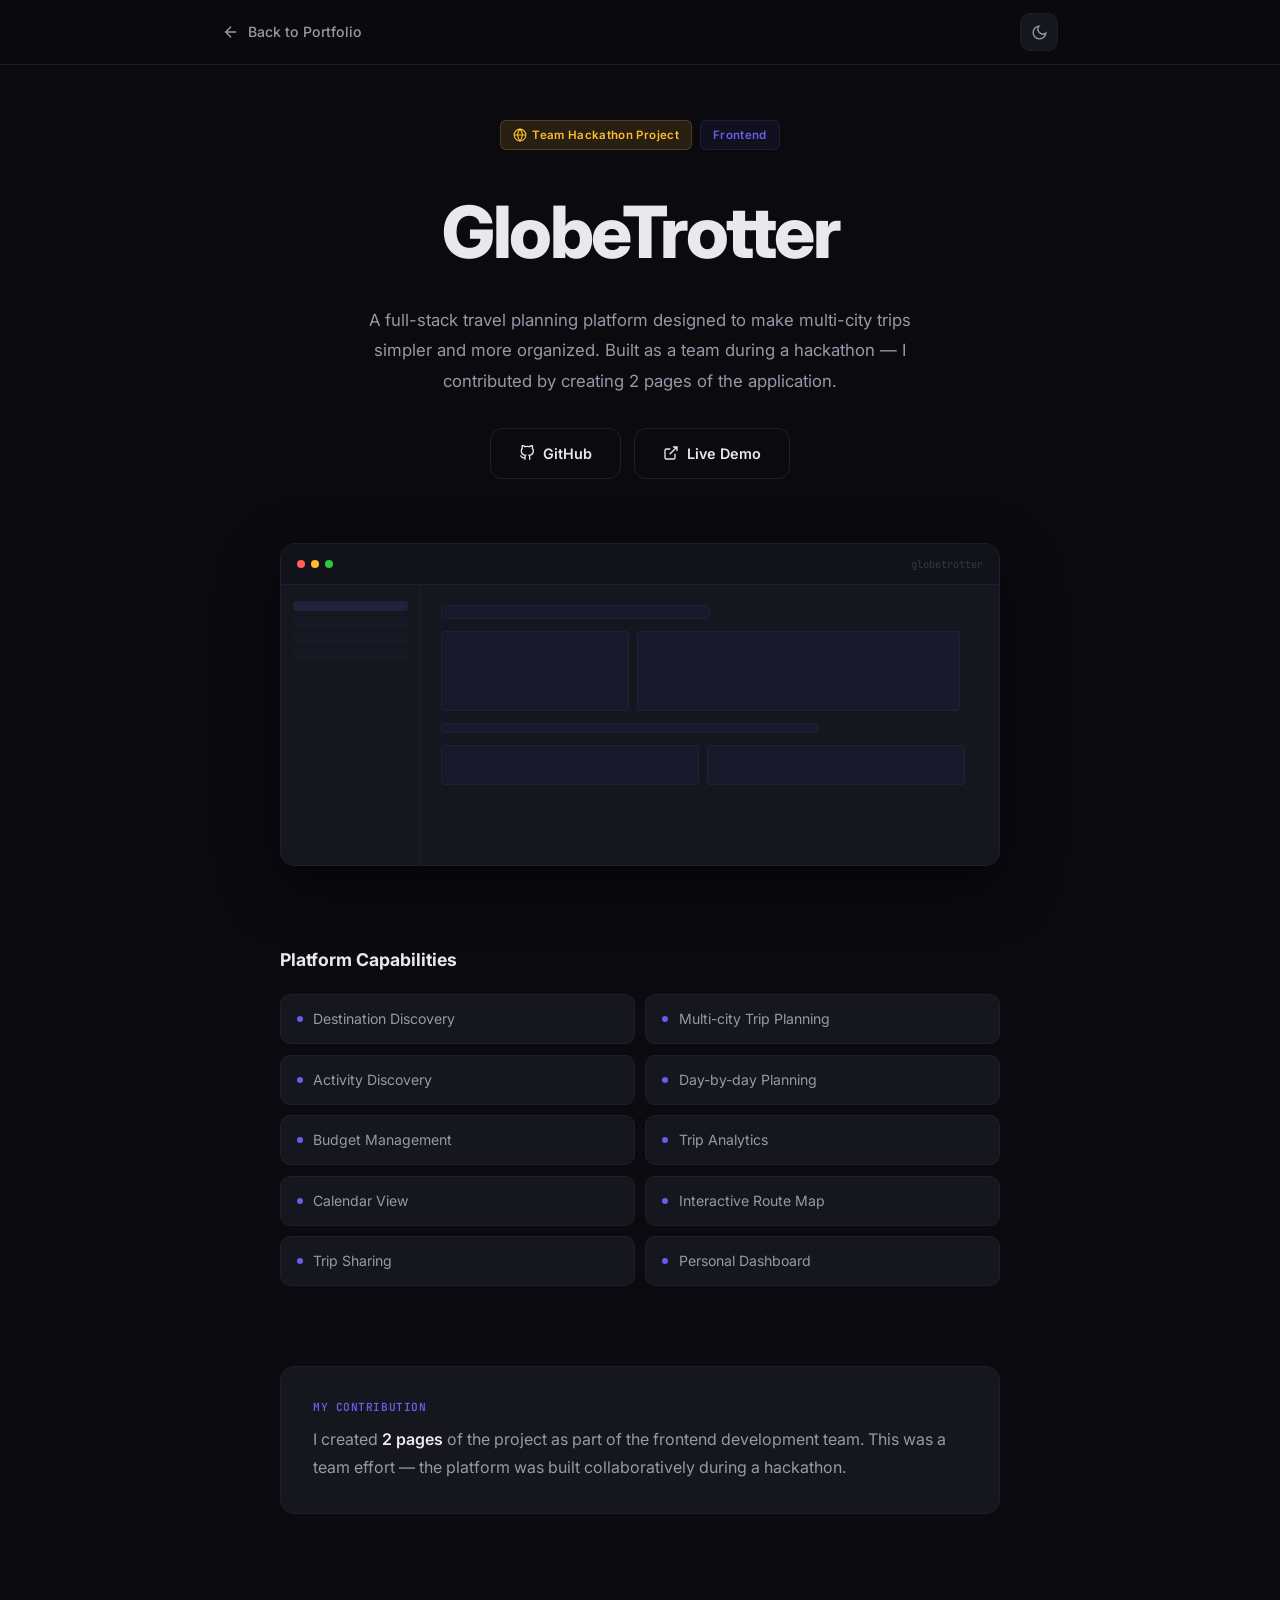
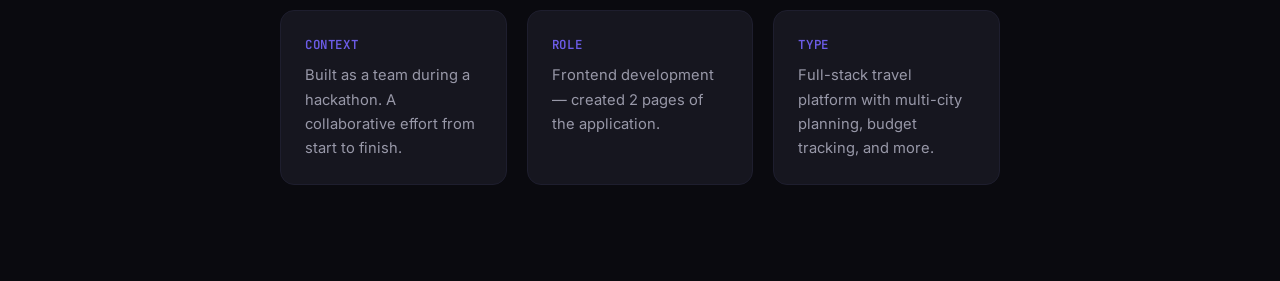
<file: project-globetrotter.html>
<!-- ============================================================
  project-globetrotter.html — Detail page for portfolio card #3
  Project: GlobeTrotter (team hackathon project, frontend: 2 pages)
  Linked from: index.html > #projects > GLOBETROTTER card
  Note: showcase page only, not the full app source. Assets: project-page.css
  ============================================================ -->
<!DOCTYPE html>
<html lang="en" data-theme="dark">
<head>
  <meta charset="UTF-8">
  <meta name="viewport" content="width=device-width, initial-scale=1.0">
  <title>GlobeTrotter — Team Hackathon Project | Riddhi Shah</title>
  <link rel="stylesheet" href="project-page.css">
  <link rel="preconnect" href="https://fonts.googleapis.com">
  <link rel="preconnect" href="https://fonts.gstatic.com" crossorigin>
  <link href="https://fonts.googleapis.com/css2?family=JetBrains+Mono:wght@400;500;600;700&family=Inter:wght@300;400;500;600;700;800&display=swap" rel="stylesheet">
</head>
<body>

  <nav class="nav">
    <div class="nav__inner">
      <a href="index.html" class="nav__back">
        <svg viewBox="0 0 24 24" fill="none" stroke="currentColor" stroke-width="2" width="18" height="18"><path d="M19 12H5M12 19l-7-7 7-7"/></svg>
        <span>Back to Portfolio</span>
      </a>
      <div class="nav__actions">
        <button class="theme-toggle" id="themeToggle" aria-label="Toggle theme">
          <svg class="theme-toggle__icon theme-toggle__icon--moon" viewBox="0 0 24 24" fill="none" stroke="currentColor" stroke-width="2"><path d="M21 12.79A9 9 0 1111.21 3a7 7 0 009.79 9.79z"/></svg>
          <svg class="theme-toggle__icon theme-toggle__icon--sun" viewBox="0 0 24 24" fill="none" stroke="currentColor" stroke-width="2"><circle cx="12" cy="12" r="5"/><path d="M12 1v2M12 21v2M4.22 4.22l1.42 1.42M18.36 18.36l1.42 1.42M1 12h2M21 12h2M4.22 19.78l1.42-1.42M18.36 5.64l1.42-1.42"/></svg>
        </button>
      </div>
    </div>
  </nav>

  <main>

    <!-- Hero -->
    <section class="pp-hero">
      <div class="pp-hero__content">
        <div class="pp-hero__badges anim-fade-up">
          <span class="pp-badge pp-badge--hackathon">
            <svg viewBox="0 0 24 24" fill="none" stroke="currentColor" stroke-width="2" width="14" height="14"><circle cx="12" cy="12" r="10"/><path d="M2 12h20M12 2a15.3 15.3 0 014 10 15.3 15.3 0 01-4 10 15.3 15.3 0 01-4-10 15.3 15.3 0 014-10z"/></svg>
            Team Hackathon Project
          </span>
          <span class="pp-badge pp-badge--team">Frontend</span>
        </div>
        <h1 class="pp-hero__title anim-fade-up anim-delay-1">GlobeTrotter</h1>
        <p class="pp-hero__intro anim-fade-up anim-delay-2">
          A full-stack travel planning platform designed to make multi-city trips simpler
          and more organized. Built as a team during a hackathon — I contributed by creating
          2 pages of the application.
        </p>
        <div class="pp-hero__ctas anim-fade-up anim-delay-3">
          <a href="https://github.com/Shubham-997800/GlobeTrotter" class="btn btn--secondary" target="_blank" rel="noopener">
            <svg viewBox="0 0 24 24" fill="none" stroke="currentColor" stroke-width="2" width="16" height="16"><path d="M9 19c-5 1.5-5-2.5-7-3m14 6v-3.87a3.37 3.37 0 00-.94-2.61c3.14-.35 6.44-1.54 6.44-7A5.44 5.44 0 0020 4.77 5.07 5.07 0 0019.91 1S18.73.65 16 2.48a13.38 13.38 0 00-7 0C6.27.65 5.09 1 5.09 1A5.07 5.07 0 005 4.77a5.44 5.44 0 00-1.5 3.78c0 5.42 3.3 6.61 6.44 7A3.37 3.37 0 009 18.13V22"/></svg>
            <span class="btn__text">GitHub</span>
          </a>
          <a href="#" class="btn btn--secondary">
            <svg viewBox="0 0 24 24" fill="none" stroke="currentColor" stroke-width="2" width="16" height="16"><path d="M18 13v6a2 2 0 01-2 2H5a2 2 0 01-2-2V8a2 2 0 012-2h6M15 3h6v6M10 14L21 3"/></svg>
            <span class="btn__text">Live Demo</span>
          </a>
        </div>
      </div>
    </section>

    <!-- Preview -->
    <section class="pp-preview">
      <div class="pp-preview__container">
        <div class="pp-preview__frame anim-fade-up">
          <div class="pp-preview__bar">
            <span class="pp-preview__dot"></span>
            <span class="pp-preview__dot"></span>
            <span class="pp-preview__dot"></span>
            <span class="pp-preview__url">globetrotter</span>
          </div>
          <div class="pp-preview__screen">
            <div class="pp-preview__layout">
              <div class="pp-preview__sidebar">
                <div class="pp-preview__nav-item pp-preview__nav-item--active"></div>
                <div class="pp-preview__nav-item"></div>
                <div class="pp-preview__nav-item"></div>
                <div class="pp-preview__nav-item"></div>
              </div>
              <div class="pp-preview__main">
                <div class="pp-preview__block" style="width:50%;height:14px"></div>
                <div class="pp-preview__row">
                  <div class="pp-preview__block" style="width:35%;height:80px"></div>
                  <div class="pp-preview__block" style="width:60%;height:80px"></div>
                </div>
                <div class="pp-preview__block" style="width:70%;height:10px"></div>
                <div class="pp-preview__row">
                  <div class="pp-preview__block" style="width:48%;height:40px"></div>
                  <div class="pp-preview__block" style="width:48%;height:40px"></div>
                </div>
              </div>
            </div>
          </div>
        </div>
      </div>
    </section>

    <!-- Capabilities -->
    <section class="pp-capabilities">
      <div class="pp-capabilities__container">
        <h3 class="pp-capabilities__title anim-fade-up">Platform Capabilities</h3>
        <div class="pp-capabilities__grid">
          <div class="pp-cap anim-fade-up"><span class="pp-cap__dot"></span>Destination Discovery</div>
          <div class="pp-cap anim-fade-up anim-delay-1"><span class="pp-cap__dot"></span>Multi-city Trip Planning</div>
          <div class="pp-cap anim-fade-up anim-delay-2"><span class="pp-cap__dot"></span>Activity Discovery</div>
          <div class="pp-cap anim-fade-up anim-delay-3"><span class="pp-cap__dot"></span>Day-by-day Planning</div>
          <div class="pp-cap anim-fade-up"><span class="pp-cap__dot"></span>Budget Management</div>
          <div class="pp-cap anim-fade-up anim-delay-1"><span class="pp-cap__dot"></span>Trip Analytics</div>
          <div class="pp-cap anim-fade-up anim-delay-2"><span class="pp-cap__dot"></span>Calendar View</div>
          <div class="pp-cap anim-fade-up anim-delay-3"><span class="pp-cap__dot"></span>Interactive Route Map</div>
          <div class="pp-cap anim-fade-up"><span class="pp-cap__dot"></span>Trip Sharing</div>
          <div class="pp-cap anim-fade-up anim-delay-1"><span class="pp-cap__dot"></span>Personal Dashboard</div>
        </div>
      </div>
    </section>

    <!-- Contribution -->
    <section class="pp-contribution">
      <div class="pp-contribution__container anim-fade-up">
        <div class="pp-contribution__label">My Contribution</div>
        <p class="pp-contribution__text">
          I created <strong>2 pages</strong> of the project as part of the frontend development team.
          This was a team effort — the platform was built collaboratively during a hackathon.
        </p>
      </div>
    </section>

    <!-- Details -->
    <section class="pp-details">
      <div class="pp-details__container">
        <div class="pp-details__grid">
          <div class="pp-detail anim-fade-up">
            <h4>Context</h4>
            <p>Built as a team during a hackathon. A collaborative effort from start to finish.</p>
          </div>
          <div class="pp-detail anim-fade-up anim-delay-1">
            <h4>Role</h4>
            <p>Frontend development — created 2 pages of the application.</p>
          </div>
          <div class="pp-detail anim-fade-up anim-delay-2">
            <h4>Type</h4>
            <p>Full-stack travel platform with multi-city planning, budget tracking, and more.</p>
          </div>
        </div>
      </div>
    </section>

  </main>

  <script>
    (function() {
      var s = localStorage.getItem('theme');
      if (s) document.documentElement.setAttribute('data-theme', s);
      document.getElementById('themeToggle').addEventListener('click', function() {
        var c = document.documentElement.getAttribute('data-theme');
        var n = c === 'dark' ? 'light' : 'dark';
        document.documentElement.setAttribute('data-theme', n);
        localStorage.setItem('theme', n);
      });
      var obs = new IntersectionObserver(function(entries) {
        entries.forEach(function(e) {
          if (e.isIntersecting) { e.target.classList.add('visible'); obs.unobserve(e.target); }
        });
      }, { threshold: 0.1 });
      document.querySelectorAll('.anim-fade-up').forEach(function(el) { obs.observe(el); });
    })();
  </script>
</body>
</html>
</file>
<file: styles.css>
/* ═══════════════════════════════════════════════
   Riddhi Shah — Portfolio Styles
   ═══════════════════════════════════════════════ */

/* ── Reset & Base ────────────────────────────── */
*, *::before, *::after {
  margin: 0;
  padding: 0;
  box-sizing: border-box;
}

html {
  scroll-behavior: smooth;
  scroll-padding-top: 80px;
}

body {
  font-family: 'Inter', -apple-system, BlinkMacSystemFont, sans-serif;
  line-height: 1.6;
  overflow-x: hidden;
  transition: background-color 0.4s ease, color 0.4s ease;
}

/* ── Theme Variables ─────────────────────────── */
[data-theme="dark"] {
  --bg-primary: #0a0a0f;
  --bg-secondary: #12121a;
  --bg-card: #16161f;
  --bg-card-hover: #1c1c28;
  --text-primary: #e8e8ed;
  --text-secondary: #9898a8;
  --text-muted: #5a5a6e;
  --accent: #6c5ce7;
  --accent-rgb: 108, 92, 231;
  --accent-2: #00cec9;
  --accent-2-rgb: 0, 206, 201;
  --accent-3: #fd79a8;
  --border: #1e1e2e;
  --nav-bg: rgba(10, 10, 15, 0.85);
  --nav-blur: blur(20px);
  --grid-color: rgba(108, 92, 231, 0.04);
  --grid-color-strong: rgba(108, 92, 231, 0.07);
  --glow: rgba(108, 92, 231, 0.15);
  --shadow: rgba(0, 0, 0, 0.4);
}

[data-theme="light"] {
  --bg-primary: #f5f5f7;
  --bg-secondary: #ffffff;
  --bg-card: #ffffff;
  --bg-card-hover: #f0f0f5;
  --text-primary: #1a1a2e;
  --text-secondary: #4a4a5e;
  --text-muted: #8a8a9e;
  --accent: #6c5ce7;
  --accent-rgb: 108, 92, 231;
  --accent-2: #00b894;
  --accent-2-rgb: 0, 184, 148;
  --accent-3: #e84393;
  --border: #e0e0e8;
  --nav-bg: rgba(245, 245, 247, 0.88);
  --nav-blur: blur(20px);
  --grid-color: rgba(108, 92, 231, 0.05);
  --grid-color-strong: rgba(108, 92, 231, 0.08);
  --glow: rgba(108, 92, 231, 0.1);
  --shadow: rgba(0, 0, 0, 0.08);
}

body {
  background-color: var(--bg-primary);
  color: var(--text-primary);
}

a {
  color: inherit;
  text-decoration: none;
}

ul { list-style: none; }

/* ── Navigation ──────────────────────────────── */
.nav {
  position: fixed;
  top: 0;
  left: 0;
  right: 0;
  z-index: 1000;
  background: var(--nav-bg);
  backdrop-filter: var(--nav-blur);
  -webkit-backdrop-filter: var(--nav-blur);
  border-bottom: 1px solid var(--border);
  transition: all 0.3s ease;
}

.nav--scrolled {
  box-shadow: 0 4px 30px var(--shadow);
}

.nav__inner {
  max-width: 1200px;
  margin: 0 auto;
  padding: 0 2rem;
  height: 72px;
  display: flex;
  align-items: center;
  justify-content: space-between;
}

.nav__logo {
  font-family: 'JetBrains Mono', monospace;
  font-size: 1.25rem;
  font-weight: 700;
  letter-spacing: -0.5px;
  transition: opacity 0.2s;
}

.nav__logo:hover { opacity: 0.8; }

.nav__logo-bracket {
  color: var(--accent);
}

.nav__links {
  display: flex;
  gap: 0.25rem;
}

.nav__link {
  padding: 0.5rem 1rem;
  font-size: 0.875rem;
  font-weight: 500;
  color: var(--text-secondary);
  border-radius: 8px;
  transition: color 0.2s, background-color 0.2s;
  position: relative;
}

.nav__link:hover {
  color: var(--text-primary);
  background-color: rgba(var(--accent-rgb), 0.08);
}

.nav__link.active {
  color: var(--accent);
}

.nav__actions {
  display: flex;
  align-items: center;
  gap: 0.75rem;
}

/* ── Theme Toggle ────────────────────────────── */
.theme-toggle {
  width: 40px;
  height: 40px;
  border: 1px solid var(--border);
  border-radius: 10px;
  background: var(--bg-secondary);
  color: var(--text-secondary);
  cursor: pointer;
  display: flex;
  align-items: center;
  justify-content: center;
  transition: all 0.3s ease;
}

.theme-toggle:hover {
  color: var(--accent);
  border-color: var(--accent);
  transform: rotate(15deg);
}

.theme-toggle__icon {
  width: 18px;
  height: 18px;
}

.theme-toggle__icon--sun { display: none; }
[data-theme="light"] .theme-toggle__icon--moon { display: none; }
[data-theme="light"] .theme-toggle__icon--sun { display: block; }

/* ── Hamburger ───────────────────────────────── */
.nav__hamburger {
  display: none;
  flex-direction: column;
  gap: 5px;
  background: none;
  border: none;
  cursor: pointer;
  padding: 4px;
}

.nav__hamburger span {
  display: block;
  width: 24px;
  height: 2px;
  background: var(--text-primary);
  border-radius: 2px;
  transition: all 0.3s ease;
}

.nav__hamburger.active span:nth-child(1) {
  transform: rotate(45deg) translate(5px, 5px);
}

.nav__hamburger.active span:nth-child(2) {
  opacity: 0;
}

.nav__hamburger.active span:nth-child(3) {
  transform: rotate(-45deg) translate(5px, -5px);
}

/* ── Hero Section ────────────────────────────── */
.hero {
  min-height: 100vh;
  display: flex;
  flex-direction: column;
  align-items: center;
  justify-content: center;
  position: relative;
  overflow: hidden;
  padding: 72px 2rem 2rem;
}

/* Grid Background */
.hero__grid-bg {
  position: absolute;
  inset: 0;
  background-image:
    linear-gradient(var(--grid-color) 1px, transparent 1px),
    linear-gradient(90deg, var(--grid-color) 1px, transparent 1px);
  background-size: 60px 60px;
  mask-image: radial-gradient(ellipse 70% 60% at 50% 50%, black 30%, transparent 100%);
  -webkit-mask-image: radial-gradient(ellipse 70% 60% at 50% 50%, black 30%, transparent 100%);
}

/* Floating particles */
.hero__particles {
  position: absolute;
  inset: 0;
  pointer-events: none;
}

.particle {
  position: absolute;
  border-radius: 50%;
  opacity: 0.5;
  animation: float-particle linear infinite;
}

@keyframes float-particle {
  0% { transform: translateY(100vh) scale(0); opacity: 0; }
  10% { opacity: 0.6; }
  90% { opacity: 0.6; }
  100% { transform: translateY(-10vh) scale(1); opacity: 0; }
}

/* Code rain */
.hero__code-rain {
  position: absolute;
  inset: 0;
  pointer-events: none;
  overflow: hidden;
  opacity: 0.06;
}

.code-rain-char {
  position: absolute;
  font-family: 'JetBrains Mono', monospace;
  font-size: 14px;
  color: var(--accent);
  animation: rain-fall linear infinite;
  user-select: none;
}

@keyframes rain-fall {
  0% { transform: translateY(-20px); opacity: 1; }
  100% { transform: translateY(100vh); opacity: 0; }
}

/* ── Hero Content ────────────────────────────── */
.hero__content {
  position: relative;
  z-index: 2;
  text-align: center;
  max-width: 800px;
}

/* Status badge */
.hero__status {
  display: inline-flex;
  align-items: center;
  gap: 0.5rem;
  padding: 0.5rem 1.25rem;
  background: rgba(var(--accent-rgb), 0.08);
  border: 1px solid rgba(var(--accent-rgb), 0.15);
  border-radius: 50px;
  font-size: 0.8rem;
  font-weight: 500;
  color: var(--accent);
  margin-bottom: 2rem;
  letter-spacing: 0.02em;
}

.hero__status-dot {
  width: 8px;
  height: 8px;
  background: #00e676;
  border-radius: 50%;
  animation: pulse-dot 2s ease infinite;
}

@keyframes pulse-dot {
  0%, 100% { box-shadow: 0 0 0 0 rgba(0, 230, 118, 0.5); }
  50% { box-shadow: 0 0 0 6px rgba(0, 230, 118, 0); }
}

/* Name */
.hero__name {
  font-size: clamp(3rem, 8vw, 6.5rem);
  font-weight: 800;
  line-height: 1;
  letter-spacing: -3px;
  margin-bottom: 1.25rem;
}

.hero__name-first {
  display: block;
  color: var(--text-primary);
}

.hero__name-last {
  display: block;
  background: linear-gradient(135deg, var(--accent) 0%, var(--accent-2) 50%, var(--accent-3) 100%);
  -webkit-background-clip: text;
  -webkit-text-fill-color: transparent;
  background-clip: text;
}

/* Tagline */
.hero__tagline {
  font-size: clamp(1.1rem, 2.5vw, 1.5rem);
  font-weight: 600;
  color: var(--text-secondary);
  margin-bottom: 1rem;
  letter-spacing: -0.3px;
}

/* Intro */
.hero__intro {
  font-size: clamp(0.95rem, 1.8vw, 1.1rem);
  color: var(--text-muted);
  margin-bottom: 2.5rem;
  line-height: 1.8;
}

.hero__intro-highlight {
  font-weight: 600;
  color: var(--text-secondary);
}

/* Gradient text helper */
.text-gradient {
  background: linear-gradient(135deg, var(--accent), var(--accent-2));
  -webkit-background-clip: text;
  -webkit-text-fill-color: transparent;
  background-clip: text;
}

/* ── Buttons ─────────────────────────────────── */
.hero__ctas {
  display: flex;
  gap: 1rem;
  justify-content: center;
  flex-wrap: wrap;
  margin-bottom: 3rem;
}

.btn {
  display: inline-flex;
  align-items: center;
  gap: 0.5rem;
  padding: 0.85rem 2rem;
  border-radius: 12px;
  font-size: 0.95rem;
  font-weight: 600;
  cursor: pointer;
  transition: all 0.3s cubic-bezier(0.25, 0.46, 0.45, 0.94);
  position: relative;
  overflow: hidden;
  border: none;
}

.btn::before {
  content: '';
  position: absolute;
  inset: 0;
  border-radius: inherit;
  opacity: 0;
  transition: opacity 0.3s ease;
}

.btn--primary {
  background: linear-gradient(135deg, var(--accent), color-mix(in srgb, var(--accent) 80%, var(--accent-2)));
  color: #fff;
  box-shadow: 0 4px 20px rgba(var(--accent-rgb), 0.3);
}

.btn--primary::before {
  background: linear-gradient(135deg, color-mix(in srgb, var(--accent) 80%, white), color-mix(in srgb, var(--accent-2) 80%, white));
}

.btn--primary:hover {
  transform: translateY(-2px);
  box-shadow: 0 8px 30px rgba(var(--accent-rgb), 0.4);
}

.btn--primary:hover::before { opacity: 1; }

.btn--primary:active {
  transform: translateY(0);
}

.btn--secondary {
  background: transparent;
  color: var(--text-primary);
  border: 1.5px solid var(--border);
}

.btn--secondary:hover {
  border-color: var(--accent);
  color: var(--accent);
  background: rgba(var(--accent-rgb), 0.05);
  transform: translateY(-2px);
}

.btn__text { position: relative; z-index: 1; }

.btn__arrow {
  width: 18px;
  height: 18px;
  position: relative;
  z-index: 1;
  transition: transform 0.3s ease;
}

.btn--primary:hover .btn__arrow {
  transform: translateX(4px);
}

/* ── Terminal ────────────────────────────────── */
.hero__terminal {
  margin-top: 1rem;
}

.terminal {
  display: inline-block;
  background: var(--bg-card);
  border: 1px solid var(--border);
  border-radius: 12px;
  overflow: hidden;
  text-align: left;
  width: 100%;
  max-width: 480px;
  box-shadow: 0 8px 40px var(--shadow);
}

.terminal__header {
  display: flex;
  align-items: center;
  gap: 8px;
  padding: 12px 16px;
  background: var(--bg-secondary);
  border-bottom: 1px solid var(--border);
}

.terminal__dot {
  width: 10px;
  height: 10px;
  border-radius: 50%;
}

.terminal__dot--red { background: #ff5f57; }
.terminal__dot--yellow { background: #febc2e; }
.terminal__dot--green { background: #28c840; }

.terminal__title {
  font-family: 'JetBrains Mono', monospace;
  font-size: 0.7rem;
  color: var(--text-muted);
  margin-left: auto;
}

.terminal__body {
  padding: 16px 20px;
}

.terminal__line {
  display: flex;
  align-items: center;
  gap: 8px;
  font-family: 'JetBrains Mono', monospace;
  font-size: 0.85rem;
}

.terminal__prompt {
  color: var(--accent);
  font-weight: 600;
}

.terminal__cmd {
  color: var(--text-primary);
}

.terminal__cursor {
  color: var(--accent);
  animation: blink-cursor 1s step-end infinite;
}

@keyframes blink-cursor {
  50% { opacity: 0; }
}

/* ── Scroll Indicator ────────────────────────── */
.hero__scroll-indicator {
  position: absolute;
  bottom: 2rem;
  left: 50%;
  transform: translateX(-50%);
  display: flex;
  flex-direction: column;
  align-items: center;
  gap: 0.5rem;
  color: var(--text-muted);
  font-size: 0.7rem;
  letter-spacing: 0.15em;
  text-transform: uppercase;
  animation: bounce-subtle 2s ease-in-out infinite;
}

.scroll-mouse {
  width: 22px;
  height: 34px;
  border: 2px solid var(--text-muted);
  border-radius: 12px;
  display: flex;
  justify-content: center;
  padding-top: 6px;
}

.scroll-mouse__wheel {
  width: 3px;
  height: 8px;
  background: var(--text-muted);
  border-radius: 2px;
  animation: scroll-wheel 1.5s ease-in-out infinite;
}

@keyframes scroll-wheel {
  0% { opacity: 1; transform: translateY(0); }
  100% { opacity: 0; transform: translateY(8px); }
}

@keyframes bounce-subtle {
  0%, 100% { transform: translateX(-50%) translateY(0); }
  50% { transform: translateX(-50%) translateY(6px); }
}

/* ═══════════════════════════════════════════════
   About Section
   ═══════════════════════════════════════════════ */

.about {
  padding: 7rem 2rem;
  border-top: 1px solid var(--border);
}

.about__container {
  max-width: 960px;
  margin: 0 auto;
}

/* Header */
.about__header {
  margin-bottom: 5rem;
}

.about__label {
  display: inline-block;
  font-family: 'JetBrains Mono', monospace;
  font-size: 0.8rem;
  color: var(--accent);
  margin-bottom: 1rem;
  letter-spacing: 0.05em;
  opacity: 0.8;
}

.about__title {
  font-size: clamp(2rem, 5vw, 3.2rem);
  font-weight: 800;
  line-height: 1.15;
  letter-spacing: -1.5px;
  color: var(--text-primary);
}

/* ── Block (shared) ──────────────────────────── */
.about__block {
  margin-bottom: 5rem;
}

.about__block:last-child {
  margin-bottom: 0;
}

.about__block-header {
  display: flex;
  align-items: center;
  gap: 1rem;
  margin-bottom: 2.25rem;
}

.about__block-number {
  font-family: 'JetBrains Mono', monospace;
  font-size: 0.75rem;
  font-weight: 600;
  color: var(--accent);
  background: rgba(var(--accent-rgb), 0.1);
  border: 1px solid rgba(var(--accent-rgb), 0.15);
  padding: 0.3rem 0.65rem;
  border-radius: 6px;
  flex-shrink: 0;
}

.about__block-title {
  font-size: 1.35rem;
  font-weight: 700;
  color: var(--text-primary);
  letter-spacing: -0.3px;
  white-space: nowrap;
}

.about__block-line {
  flex: 1;
  height: 1px;
  background: var(--border);
}

/* ── Who I Am ────────────────────────────────── */
.about__block--who .about__block-content {
  display: grid;
  grid-template-columns: 1fr 1fr;
  gap: 3rem;
  align-items: start;
}

.about__who-text p {
  color: var(--text-secondary);
  font-size: 1.05rem;
  line-height: 1.85;
  margin-bottom: 1.25rem;
}

.about__who-text p:last-child {
  margin-bottom: 0;
}

.about__who-cards {
  display: flex;
  flex-direction: column;
  gap: 0.75rem;
}

.about__card {
  display: flex;
  align-items: center;
  gap: 1rem;
  padding: 1.1rem 1.25rem;
  background: var(--bg-card);
  border: 1px solid var(--border);
  border-radius: 12px;
  transition: all 0.3s ease;
  cursor: default;
}

.about__card:hover {
  transform: translateX(6px);
  border-color: rgba(var(--accent-rgb), 0.3);
  background: var(--bg-card-hover);
}

.about__card--accent:hover {
  border-color: rgba(var(--accent-rgb), 0.4);
  box-shadow: 0 4px 20px rgba(var(--accent-rgb), 0.1);
}

.about__card--accent2:hover {
  border-color: rgba(var(--accent-2-rgb), 0.4);
  box-shadow: 0 4px 20px rgba(var(--accent-2-rgb), 0.1);
}

.about__card--accent3:hover {
  border-color: rgba(253, 121, 168, 0.4);
  box-shadow: 0 4px 20px rgba(253, 121, 168, 0.1);
}

.about__card-icon {
  width: 40px;
  height: 40px;
  display: flex;
  align-items: center;
  justify-content: center;
  border-radius: 10px;
  flex-shrink: 0;
}

.about__card--accent .about__card-icon {
  background: rgba(var(--accent-rgb), 0.1);
  color: var(--accent);
}

.about__card--accent2 .about__card-icon {
  background: rgba(var(--accent-2-rgb), 0.1);
  color: var(--accent-2);
}

.about__card--accent3 .about__card-icon {
  background: rgba(253, 121, 168, 0.1);
  color: var(--accent-3);
}

.about__card-icon svg {
  width: 20px;
  height: 20px;
}

.about__card-label {
  font-weight: 600;
  font-size: 0.9rem;
  color: var(--text-primary);
}

.about__card-sub {
  display: block;
  font-size: 0.78rem;
  color: var(--text-muted);
  margin-top: 1px;
}

.about__card-label,
.about__card-sub {
  display: block;
}

/* ── Interests Grid ──────────────────────────── */
.about__interests-grid {
  display: grid;
  grid-template-columns: 1fr 1fr;
  gap: 1.25rem;
}

.about__interest-item {
  display: flex;
  gap: 1rem;
  padding: 1.5rem;
  background: var(--bg-card);
  border: 1px solid var(--border);
  border-radius: 14px;
  transition: all 0.35s ease;
  cursor: default;
}

.about__interest-item:hover {
  border-color: rgba(var(--accent-rgb), 0.3);
  background: var(--bg-card-hover);
  transform: translateY(-4px);
  box-shadow: 0 12px 40px var(--shadow);
}

.about__interest-icon {
  width: 44px;
  height: 44px;
  display: flex;
  align-items: center;
  justify-content: center;
  border-radius: 10px;
  background: rgba(var(--accent-rgb), 0.08);
  color: var(--accent);
  flex-shrink: 0;
}

.about__interest-icon svg {
  width: 22px;
  height: 22px;
}

.about__interest-text h4 {
  font-size: 1rem;
  font-weight: 700;
  color: var(--text-primary);
  margin-bottom: 0.35rem;
}

.about__interest-text p {
  font-size: 0.88rem;
  color: var(--text-muted);
  line-height: 1.65;
}

/* ── Approach Loop ───────────────────────────── */
.about__approach-text {
  font-size: 1.05rem;
  color: var(--text-secondary);
  line-height: 1.8;
  margin-bottom: 2.5rem;
  max-width: 600px;
}

.about__approach-loop {
  display: flex;
  align-items: center;
  gap: 3rem;
}

.about__approach-steps {
  display: flex;
  align-items: center;
  flex-wrap: wrap;
  gap: 0;
}

.about__step {
  display: flex;
  align-items: center;
  gap: 0.5rem;
  padding: 0.5rem 1rem;
  border-radius: 8px;
  transition: all 0.3s ease;
  cursor: default;
}

.about__step.active {
  background: rgba(var(--accent-rgb), 0.1);
}

.about__step-dot {
  width: 10px;
  height: 10px;
  border-radius: 50%;
  border: 2px solid var(--text-muted);
  transition: all 0.3s ease;
  flex-shrink: 0;
}

.about__step.active .about__step-dot {
  background: var(--accent);
  border-color: var(--accent);
  box-shadow: 0 0 12px rgba(var(--accent-rgb), 0.5);
}

.about__step span {
  font-size: 0.9rem;
  font-weight: 600;
  color: var(--text-muted);
  transition: color 0.3s ease;
}

.about__step.active span {
  color: var(--accent);
}

.about__step-connector {
  width: 24px;
  height: 2px;
  background: var(--border);
  flex-shrink: 0;
}

/* Loop ring visual */
.about__approach-visual {
  flex-shrink: 0;
}

.about__loop-ring {
  position: relative;
  width: 140px;
  height: 140px;
}

.about__loop-svg {
  width: 100%;
  height: 100%;
  transform: rotate(-90deg);
}

.about__loop-track {
  fill: none;
  stroke: var(--border);
  stroke-width: 4;
}

.about__loop-progress {
  fill: none;
  stroke: var(--accent);
  stroke-width: 4;
  stroke-linecap: round;
  stroke-dasharray: 565.48;
  stroke-dashoffset: 565.48;
  transition: stroke-dashoffset 0.6s ease;
}

.about__loop-label {
  position: absolute;
  inset: 0;
  display: flex;
  align-items: center;
  justify-content: center;
  font-family: 'JetBrains Mono', monospace;
  font-size: 1rem;
  font-weight: 700;
  color: var(--accent);
}

/* ── Goals ───────────────────────────────────── */
.about__goals-grid {
  display: flex;
  flex-direction: column;
  gap: 1rem;
}

.about__goal {
  display: flex;
  align-items: flex-start;
  gap: 1.25rem;
  padding: 1.5rem;
  background: var(--bg-card);
  border: 1px solid var(--border);
  border-radius: 14px;
  transition: all 0.35s ease;
  cursor: default;
}

.about__goal:hover {
  border-color: rgba(var(--accent-rgb), 0.3);
  background: var(--bg-card-hover);
  transform: translateX(6px);
}

.about__goal-arrow {
  width: 36px;
  height: 36px;
  display: flex;
  align-items: center;
  justify-content: center;
  border-radius: 8px;
  background: rgba(var(--accent-rgb), 0.08);
  color: var(--accent);
  flex-shrink: 0;
  transition: all 0.3s ease;
}

.about__goal:hover .about__goal-arrow {
  background: rgba(var(--accent-rgb), 0.15);
}

.about__goal-arrow svg {
  width: 18px;
  height: 18px;
}

.about__goal h4 {
  font-size: 1.05rem;
  font-weight: 700;
  color: var(--text-primary);
  margin-bottom: 0.3rem;
}

.about__goal p {
  font-size: 0.9rem;
  color: var(--text-muted);
  line-height: 1.7;
}

/* ═══════════════════════════════════════════════
   Skills Section
   ═══════════════════════════════════════════════ */

.skills {
  padding: 7rem 2rem;
  border-top: 1px solid var(--border);
  background: var(--bg-secondary);
}

.skills__container {
  max-width: 960px;
  margin: 0 auto;
}

/* Header */
.skills__header {
  margin-bottom: 4rem;
}

.skills__label {
  display: inline-block;
  font-family: 'JetBrains Mono', monospace;
  font-size: 0.8rem;
  color: var(--accent);
  margin-bottom: 1rem;
  letter-spacing: 0.05em;
  opacity: 0.8;
}

.skills__title {
  font-size: clamp(2rem, 5vw, 3.2rem);
  font-weight: 800;
  line-height: 1.15;
  letter-spacing: -1.5px;
  color: var(--text-primary);
}

.skills__subtitle {
  margin-top: 1rem;
  font-size: 1.05rem;
  color: var(--text-muted);
  line-height: 1.75;
  max-width: 580px;
}

/* ── Category Group ──────────────────────────── */
.skills__group {
  margin-bottom: 3.5rem;
}

.skills__group:last-child {
  margin-bottom: 0;
}

.skills__group-header {
  display: flex;
  align-items: center;
  gap: 0.75rem;
  margin-bottom: 1.5rem;
  padding-bottom: 0.75rem;
  border-bottom: 1px solid var(--border);
}

.skills__group-dot {
  width: 10px;
  height: 10px;
  border-radius: 50%;
  flex-shrink: 0;
}

.skills__group-dot--comfortable {
  background: #00e676;
  box-shadow: 0 0 10px rgba(0, 230, 118, 0.4);
}

.skills__group-dot--learning {
  background: var(--accent);
  box-shadow: 0 0 10px rgba(var(--accent-rgb), 0.4);
}

.skills__group-dot--exploring {
  background: var(--text-muted);
  box-shadow: 0 0 10px rgba(90, 90, 110, 0.3);
}

.skills__group-title {
  font-size: 1.1rem;
  font-weight: 700;
  color: var(--text-primary);
  letter-spacing: -0.2px;
}

.skills__group-count {
  font-family: 'JetBrains Mono', monospace;
  font-size: 0.7rem;
  font-weight: 600;
  color: var(--text-muted);
  background: var(--bg-card);
  border: 1px solid var(--border);
  padding: 0.15rem 0.5rem;
  border-radius: 6px;
  margin-left: auto;
}

/* ── Skills Grid ─────────────────────────────── */
.skills__grid {
  display: grid;
  grid-template-columns: repeat(auto-fill, minmax(170px, 1fr));
  gap: 1rem;
}

.skills__grid--exploring {
  grid-template-columns: repeat(auto-fill, minmax(155px, 1fr));
}

/* ── Skill Card ──────────────────────────────── */
.skill-card {
  display: flex;
  flex-direction: column;
  align-items: center;
  gap: 0.65rem;
  padding: 1.5rem 1rem;
  background: var(--bg-card);
  border: 1px solid var(--border);
  border-radius: 14px;
  transition: all 0.35s cubic-bezier(0.25, 0.46, 0.45, 0.94);
  cursor: default;
  position: relative;
  overflow: hidden;
}

.skill-card::before {
  content: '';
  position: absolute;
  top: 0;
  left: 0;
  right: 0;
  height: 2px;
  background: linear-gradient(90deg, transparent, var(--accent), transparent);
  opacity: 0;
  transition: opacity 0.35s ease;
}

.skill-card:hover {
  transform: translateY(-6px);
  border-color: rgba(var(--accent-rgb), 0.3);
  background: var(--bg-card-hover);
  box-shadow: 0 16px 48px var(--shadow);
}

.skill-card:hover::before {
  opacity: 1;
}

.skill-card--learning::before {
  background: linear-gradient(90deg, transparent, var(--accent), var(--accent-2), transparent);
}

.skill-card--exploring::before {
  background: linear-gradient(90deg, transparent, var(--text-muted), transparent);
}

/* Icon */
.skill-card__icon {
  width: 48px;
  height: 48px;
  display: flex;
  align-items: center;
  justify-content: center;
  border-radius: 12px;
  transition: all 0.35s ease;
}

.skill-card__icon svg {
  width: 26px;
  height: 26px;
  transition: transform 0.35s ease;
}

.skill-card:hover .skill-card__icon svg {
  transform: scale(1.1);
}

/* Icon color variants */
.skill-card__icon--html {
  background: rgba(228, 77, 38, 0.1);
  color: #e44d26;
}

.skill-card__icon--css {
  background: rgba(38, 77, 228, 0.1);
  color: #264de4;
}

.skill-card__icon--js {
  background: rgba(247, 223, 30, 0.1);
  color: #f7df1e;
}

.skill-card__icon--node {
  background: rgba(104, 159, 56, 0.1);
  color: #689f38;
}

.skill-card__icon--github {
  background: rgba(230, 230, 230, 0.08);
  color: var(--text-secondary);
}

[data-theme="light"] .skill-card__icon--github {
  color: #24292f;
}

.skill-card__icon--python {
  background: rgba(55, 118, 171, 0.1);
  color: #3776ab;
}

.skill-card__icon--ai {
  background: rgba(var(--accent-rgb), 0.1);
  color: var(--accent);
}

.skill-card__icon--aidev {
  background: rgba(var(--accent-2-rgb), 0.1);
  color: var(--accent-2);
}

.skill-card__icon--vibe {
  background: rgba(253, 121, 168, 0.1);
  color: var(--accent-3);
}

.skill-card__icon--react {
  background: rgba(97, 218, 251, 0.1);
  color: #61dafb;
}

.skill-card__icon--express {
  background: rgba(var(--text-muted), 0.1);
  color: var(--text-secondary);
}

.skill-card__icon--mongo {
  background: rgba(77, 175, 74, 0.1);
  color: #4daf4a;
}

.skill-card__icon--tailwind {
  background: rgba(56, 189, 248, 0.1);
  color: #38bdf8;
}

.skill-card__icon--ts {
  background: rgba(49, 120, 198, 0.1);
  color: #3178c6;
}

.skill-card__icon--uiux {
  background: rgba(var(--accent-3), 0.1);
  color: var(--accent-3);
}

/* Name */
.skill-card__name {
  font-size: 0.9rem;
  font-weight: 600;
  color: var(--text-primary);
  text-align: center;
}

/* Badge */
.skill-card__badge {
  font-family: 'JetBrains Mono', monospace;
  font-size: 0.65rem;
  font-weight: 600;
  padding: 0.2rem 0.6rem;
  border-radius: 6px;
  letter-spacing: 0.03em;
  text-transform: uppercase;
}

.skill-card__badge--comfortable {
  background: rgba(0, 230, 118, 0.1);
  color: #00e676;
}

.skill-card__badge--learning {
  background: rgba(var(--accent-rgb), 0.1);
  color: var(--accent);
}

.skill-card__badge--exploring {
  background: rgba(90, 90, 110, 0.15);
  color: var(--text-muted);
}

/* ═══════════════════════════════════════════════
   Learning Path Section
   ═══════════════════════════════════════════════ */

.learning {
  padding: 7rem 2rem;
  border-top: 1px solid var(--border);
}

.learning__container {
  max-width: 860px;
  margin: 0 auto;
}

/* Header */
.learning__header {
  margin-bottom: 4rem;
}

.learning__label {
  display: inline-block;
  font-family: 'JetBrains Mono', monospace;
  font-size: 0.8rem;
  color: var(--accent);
  margin-bottom: 1rem;
  letter-spacing: 0.05em;
  opacity: 0.8;
}

.learning__title {
  font-size: clamp(2rem, 5vw, 3.2rem);
  font-weight: 800;
  line-height: 1.15;
  letter-spacing: -1.5px;
}

.learning__subtitle {
  margin-top: 1rem;
  font-size: 1.05rem;
  color: var(--text-muted);
  line-height: 1.75;
  max-width: 520px;
}

/* ── Path Visual ─────────────────────────────── */
.learning__path {
  position: relative;
  display: flex;
  flex-direction: column;
  align-items: center;
  padding: 2rem 0;
}

.learning__path-line {
  position: absolute;
  top: 0;
  bottom: 0;
  left: 50%;
  width: 2px;
  background: linear-gradient(
    to bottom,
    var(--accent-2) 0%,
    var(--accent) 40%,
    var(--accent) 70%,
    var(--text-muted) 100%
  );
  transform: translateX(-50%);
  opacity: 0.25;
}

/* Node */
.learning__node {
  display: flex;
  align-items: center;
  gap: 1.5rem;
  width: 100%;
  max-width: 560px;
  position: relative;
  z-index: 1;
}

.learning__node--start {
  flex-direction: row;
}

.learning__node--active {
  flex-direction: row-reverse;
}

.learning__node--future {
  flex-direction: row;
}

.learning__node-ring {
  width: 56px;
  height: 56px;
  border-radius: 50%;
  display: flex;
  align-items: center;
  justify-content: center;
  background: var(--bg-card);
  border: 2px solid var(--accent-2);
  color: var(--accent-2);
  flex-shrink: 0;
  transition: all 0.35s ease;
}

.learning__node-ring svg {
  width: 24px;
  height: 24px;
}

.learning__node--start .learning__node-ring {
  border-color: var(--accent-2);
  color: var(--accent-2);
}

.learning__node-ring--active {
  border-color: var(--accent);
  color: var(--accent);
  animation: ring-pulse 2.5s ease infinite;
}

@keyframes ring-pulse {
  0%, 100% { box-shadow: 0 0 0 0 rgba(var(--accent-rgb), 0.3); }
  50% { box-shadow: 0 0 0 8px rgba(var(--accent-rgb), 0); }
}

.learning__node-ring--future {
  border-style: dashed;
  color: var(--text-muted);
  border-color: var(--text-muted);
}

.learning__node:hover .learning__node-ring {
  transform: scale(1.08);
}

.learning__node-content {
  flex: 1;
  padding: 1.25rem 1.5rem;
  background: var(--bg-card);
  border: 1px solid var(--border);
  border-radius: 14px;
  transition: all 0.35s ease;
}

.learning__node--active .learning__node-content {
  border-color: rgba(var(--accent-rgb), 0.2);
}

.learning__node:hover .learning__node-content {
  border-color: rgba(var(--accent-rgb), 0.3);
  background: var(--bg-card-hover);
  box-shadow: 0 8px 32px var(--shadow);
}

.learning__node-content h4 {
  font-size: 1.05rem;
  font-weight: 700;
  color: var(--text-primary);
  margin-bottom: 0.3rem;
}

.learning__node-content p {
  font-size: 0.88rem;
  color: var(--text-muted);
  line-height: 1.65;
  margin-bottom: 0.6rem;
}

/* Tags */
.learning__node-tag {
  display: inline-block;
  font-family: 'JetBrains Mono', monospace;
  font-size: 0.65rem;
  font-weight: 600;
  padding: 0.2rem 0.6rem;
  border-radius: 6px;
  letter-spacing: 0.03em;
  text-transform: uppercase;
}

.learning__node-tag--done {
  background: rgba(0, 230, 118, 0.1);
  color: #00e676;
}

.learning__node-tag--active {
  background: rgba(var(--accent-rgb), 0.1);
  color: var(--accent);
}

.learning__node-tag--future {
  background: rgba(90, 90, 110, 0.15);
  color: var(--text-muted);
}

/* Arrows */
.learning__arrow {
  display: flex;
  justify-content: center;
  padding: 0.5rem 0;
  color: var(--accent);
  opacity: 0.5;
  z-index: 1;
}

.learning__arrow svg {
  width: 20px;
  height: 32px;
}

.learning__arrow--faded {
  opacity: 0.25;
  color: var(--text-muted);
}

/* ── Detail Cards ────────────────────────────── */
.learning__cards {
  display: grid;
  grid-template-columns: repeat(3, 1fr);
  gap: 1.25rem;
  margin-top: 4rem;
}

.learning__card {
  padding: 1.5rem;
  background: var(--bg-card);
  border: 1px solid var(--border);
  border-radius: 14px;
  transition: all 0.35s ease;
}

.learning__card:hover {
  border-color: rgba(var(--accent-rgb), 0.3);
  background: var(--bg-card-hover);
  transform: translateY(-4px);
  box-shadow: 0 12px 40px var(--shadow);
}

.learning__card-header {
  display: flex;
  align-items: center;
  gap: 0.85rem;
  margin-bottom: 0.85rem;
}

.learning__card-icon {
  width: 40px;
  height: 40px;
  display: flex;
  align-items: center;
  justify-content: center;
  border-radius: 10px;
  flex-shrink: 0;
}

.learning__card-icon svg {
  width: 20px;
  height: 20px;
}

.learning__card-icon--python {
  background: rgba(55, 118, 171, 0.1);
  color: #3776ab;
}

.learning__card-icon--ai {
  background: rgba(var(--accent-rgb), 0.1);
  color: var(--accent);
}

.learning__card-icon--aidev {
  background: rgba(var(--accent-2-rgb), 0.1);
  color: var(--accent-2);
}

.learning__card-header h4 {
  font-size: 0.95rem;
  font-weight: 700;
  color: var(--text-primary);
}

.learning__card-status {
  display: block;
  font-size: 0.75rem;
  color: var(--text-muted);
  margin-top: 2px;
}

.learning__card p {
  font-size: 0.88rem;
  color: var(--text-muted);
  line-height: 1.65;
}

/* ═══════════════════════════════════════════════
   Projects Section
   ═══════════════════════════════════════════════ */

.projects {
  padding: 7rem 2rem;
  border-top: 1px solid var(--border);
  background: var(--bg-secondary);
}

.projects__container {
  max-width: 1000px;
  margin: 0 auto;
}

/* Header */
.projects__header {
  margin-bottom: 4rem;
}

.projects__label {
  display: inline-block;
  font-family: 'JetBrains Mono', monospace;
  font-size: 0.8rem;
  color: var(--accent);
  margin-bottom: 1rem;
  letter-spacing: 0.05em;
  opacity: 0.8;
}

.projects__title {
  font-size: clamp(2rem, 5vw, 3.2rem);
  font-weight: 800;
  line-height: 1.15;
  letter-spacing: -1.5px;
}

.projects__subtitle {
  margin-top: 1rem;
  font-size: 1.05rem;
  color: var(--text-muted);
  line-height: 1.75;
  max-width: 520px;
}

/* ── Project Card ────────────────────────────── */
.project-card {
  display: grid;
  grid-template-columns: 1.1fr 1fr;
  gap: 2.5rem;
  align-items: center;
  margin-bottom: 3rem;
  padding: 2rem;
  background: var(--bg-card);
  border: 1px solid var(--border);
  border-radius: 18px;
  transition: all 0.4s ease;
}

.project-card:last-child {
  margin-bottom: 0;
}

.project-card:hover {
  border-color: rgba(var(--accent-rgb), 0.2);
  box-shadow: 0 16px 60px var(--shadow);
}

/* Flagship variant */
.project-card--flagship {
  grid-template-columns: 1.2fr 1fr;
  padding: 2.5rem;
  border-color: rgba(var(--accent-rgb), 0.15);
  background: linear-gradient(135deg, var(--bg-card) 0%, rgba(var(--accent-rgb), 0.02) 100%);
}

.project-card--flagship:hover {
  border-color: rgba(var(--accent-rgb), 0.3);
  box-shadow: 0 20px 70px rgba(var(--accent-rgb), 0.08);
}

/* ── Preview / Mockup ────────────────────────── */
.project-card__preview {
  position: relative;
  border-radius: 14px;
  overflow: hidden;
  background: var(--bg-secondary);
  border: 1px solid var(--border);
}

.project-card__preview--dark {
  background: #0d0d14;
}

.project-card__preview--accent {
  background: linear-gradient(135deg, rgba(var(--accent-rgb), 0.04), rgba(var(--accent-2-rgb), 0.04));
}

.project-card__mockup {
  font-family: 'JetBrains Mono', monospace;
}

.project-card__mockup-bar {
  display: flex;
  align-items: center;
  gap: 6px;
  padding: 10px 14px;
  background: var(--bg-card);
  border-bottom: 1px solid var(--border);
}

.project-card__mockup-dot {
  width: 8px;
  height: 8px;
  border-radius: 50%;
  background: var(--text-muted);
  opacity: 0.3;
}

.project-card__mockup-dot:first-child { background: #ff5f57; opacity: 0.7; }
.project-card__mockup-dot:nth-child(2) { background: #febc2e; opacity: 0.7; }
.project-card__mockup-dot:nth-child(3) { background: #28c840; opacity: 0.7; }

.project-card__mockup-url {
  font-size: 0.65rem;
  color: var(--text-muted);
  margin-left: auto;
  opacity: 0.5;
}

.project-card__mockup-body {
  display: flex;
  gap: 0;
  padding: 16px;
  min-height: 160px;
}

.project-card__mockup-sidebar {
  width: 30%;
  display: flex;
  flex-direction: column;
  gap: 8px;
  padding-right: 12px;
  border-right: 1px solid var(--border);
  margin-right: 12px;
}

.project-card__mockup-line {
  height: 6px;
  border-radius: 3px;
  background: var(--border);
}

.project-card__mockup-main {
  flex: 1;
  display: flex;
  flex-direction: column;
  gap: 10px;
}

.project-card__mockup-block {
  border-radius: 6px;
  background: rgba(var(--accent-rgb), 0.06);
  border: 1px solid rgba(var(--accent-rgb), 0.08);
}

.project-card__mockup-row {
  display: flex;
  gap: 8px;
}

/* Flagship badge */
.project-card__flagship-badge {
  position: absolute;
  top: 14px;
  right: 14px;
  font-family: 'JetBrains Mono', monospace;
  font-size: 0.65rem;
  font-weight: 600;
  padding: 0.3rem 0.75rem;
  background: linear-gradient(135deg, var(--accent), var(--accent-2));
  color: #fff;
  border-radius: 6px;
  letter-spacing: 0.03em;
  text-transform: uppercase;
}

/* Hackathon badge */
.project-card__hackathon-badge {
  position: absolute;
  bottom: 14px;
  left: 14px;
  display: flex;
  align-items: center;
  gap: 5px;
  font-size: 0.7rem;
  font-weight: 600;
  padding: 0.35rem 0.75rem;
  background: rgba(254, 188, 46, 0.15);
  color: #febc2e;
  border-radius: 6px;
  border: 1px solid rgba(254, 188, 46, 0.2);
}

.project-card__hackathon-badge--accent {
  background: rgba(var(--accent-2-rgb), 0.12);
  color: var(--accent-2);
  border-color: rgba(var(--accent-2-rgb), 0.2);
}

/* ── Card Info ───────────────────────────────── */
.project-card__meta {
  display: flex;
  align-items: center;
  gap: 0.75rem;
  margin-bottom: 0.65rem;
}

.project-card__category {
  font-family: 'JetBrains Mono', monospace;
  font-size: 0.72rem;
  font-weight: 600;
  color: var(--accent);
  padding: 0.2rem 0.6rem;
  background: rgba(var(--accent-rgb), 0.08);
  border-radius: 5px;
  text-transform: uppercase;
  letter-spacing: 0.04em;
}

.project-card__year {
  font-family: 'JetBrains Mono', monospace;
  font-size: 0.72rem;
  color: var(--text-muted);
}

.project-card__name {
  font-size: 1.5rem;
  font-weight: 800;
  color: var(--text-primary);
  letter-spacing: -0.5px;
  margin-bottom: 0.6rem;
}

.project-card--flagship .project-card__name {
  font-size: 1.75rem;
}

.project-card__desc {
  font-size: 0.92rem;
  color: var(--text-muted);
  line-height: 1.7;
  margin-bottom: 1rem;
}

.project-card__tags {
  display: flex;
  flex-wrap: wrap;
  gap: 0.4rem;
  margin-bottom: 1.25rem;
}

.project-card__tags span {
  font-size: 0.72rem;
  font-weight: 500;
  padding: 0.25rem 0.65rem;
  background: var(--bg-secondary);
  border: 1px solid var(--border);
  border-radius: 6px;
  color: var(--text-secondary);
  transition: all 0.2s ease;
}

.project-card__tags span:hover {
  border-color: rgba(var(--accent-rgb), 0.3);
  color: var(--accent);
}

.project-card__links {
  display: flex;
  gap: 0.75rem;
  flex-wrap: wrap;
}

/* Small buttons */
.btn--sm {
  padding: 0.6rem 1.25rem;
  font-size: 0.82rem;
  border-radius: 10px;
}

/* ═══════════════════════════════════════════════
   Achievements Section
   ═══════════════════════════════════════════════ */

.achievements {
  padding: 5rem 2rem;
  border-top: 1px solid var(--border);
}

.achievements__container {
  max-width: 680px;
  margin: 0 auto;
}

.achievements__header {
  margin-bottom: 3rem;
}

.achievements__label {
  display: inline-block;
  font-family: 'JetBrains Mono', monospace;
  font-size: 0.8rem;
  color: var(--accent);
  margin-bottom: 0.75rem;
  letter-spacing: 0.05em;
  opacity: 0.8;
}

.achievements__title {
  font-size: clamp(1.8rem, 4vw, 2.8rem);
  font-weight: 800;
  line-height: 1.15;
  letter-spacing: -1.2px;
}

/* Timeline */
.achievements__timeline {
  position: relative;
  padding-left: 2rem;
}

.achievements__timeline::before {
  content: '';
  position: absolute;
  left: 5px;
  top: 8px;
  bottom: 8px;
  width: 2px;
  background: var(--border);
}

.achievements__item {
  position: relative;
  padding-bottom: 2rem;
}

.achievements__item:last-child {
  padding-bottom: 0;
}

.achievements__marker {
  position: absolute;
  left: -2rem;
  top: 6px;
  width: 12px;
  height: 12px;
  border-radius: 50%;
  border: 2px solid var(--accent);
  background: var(--bg);
  z-index: 1;
  transition: all 0.3s ease;
}

.achievements__item:hover .achievements__marker {
  background: var(--accent);
  box-shadow: 0 0 10px rgba(var(--accent-rgb), 0.4);
}

.achievements__meta {
  display: flex;
  align-items: center;
  gap: 0.6rem;
  margin-bottom: 0.4rem;
}

.achievements__badge {
  display: inline-flex;
  align-items: center;
  gap: 4px;
  font-size: 0.65rem;
  font-weight: 600;
  padding: 0.2rem 0.55rem;
  border-radius: 5px;
  letter-spacing: 0.03em;
  text-transform: uppercase;
}

.achievements__badge--gold {
  background: rgba(254, 188, 46, 0.12);
  color: #febc2e;
}

.achievements__badge--blue {
  background: rgba(var(--accent-rgb), 0.1);
  color: var(--accent);
}

.achievements__badge--teal {
  background: rgba(var(--accent-2-rgb), 0.1);
  color: var(--accent-2);
}

.achievements__date {
  font-family: 'JetBrains Mono', monospace;
  font-size: 0.7rem;
  color: var(--text-muted);
}

.achievements__name {
  font-size: 1.05rem;
  font-weight: 700;
  color: var(--text-primary);
  margin-bottom: 0.25rem;
}

.achievements__desc {
  font-size: 0.88rem;
  color: var(--text-muted);
  line-height: 1.65;
}

.achievements__desc strong {
  color: var(--text-secondary);
  font-weight: 600;
}

/* ═══════════════════════════════════════════════
   Certifications Section
   ═══════════════════════════════════════════════ */

.certifications {
  padding: 5rem 2rem;
  border-top: 1px solid var(--border);
  background: var(--bg-secondary);
}

.certifications__container {
  max-width: 900px;
  margin: 0 auto;
}

.certifications__header {
  margin-bottom: 3rem;
}

.certifications__label {
  display: inline-block;
  font-family: 'JetBrains Mono', monospace;
  font-size: 0.8rem;
  color: var(--accent);
  margin-bottom: 0.75rem;
  letter-spacing: 0.05em;
  opacity: 0.8;
}

.certifications__title {
  font-size: clamp(1.8rem, 4vw, 2.8rem);
  font-weight: 800;
  line-height: 1.15;
  letter-spacing: -1.2px;
}

/* Grid */
.certifications__grid {
  display: grid;
  grid-template-columns: repeat(3, 1fr);
  gap: 1.25rem;
}

/* Card */
.cert-card {
  background: var(--bg-card);
  border: 1px solid var(--border);
  border-radius: 14px;
  overflow: hidden;
  transition: all 0.35s ease;
  display: flex;
  flex-direction: column;
}

.cert-card:hover {
  border-color: rgba(var(--accent-rgb), 0.25);
  transform: translateY(-4px);
  box-shadow: 0 12px 40px var(--shadow);
}

.cert-card__preview {
  display: flex;
  flex-direction: column;
  align-items: center;
  justify-content: center;
  gap: 0.5rem;
  padding: 2rem 1rem;
  background: var(--bg-secondary);
  border-bottom: 1px solid var(--border);
  color: var(--text-muted);
}

.cert-card__placeholder-text {
  font-family: 'JetBrains Mono', monospace;
  font-size: 0.7rem;
  color: var(--text-muted);
  opacity: 0.5;
  letter-spacing: 0.05em;
  text-transform: uppercase;
}

.cert-card__info {
  padding: 1.25rem;
  flex: 1;
  display: flex;
  flex-direction: column;
  gap: 0.3rem;
}

.cert-card__category {
  display: inline-block;
  font-family: 'JetBrains Mono', monospace;
  font-size: 0.6rem;
  font-weight: 600;
  padding: 0.15rem 0.5rem;
  border-radius: 4px;
  letter-spacing: 0.04em;
  text-transform: uppercase;
  width: fit-content;
  margin-bottom: 0.25rem;
}

.cert-card__category--hackathon {
  background: rgba(254, 188, 46, 0.12);
  color: #febc2e;
}

.cert-card__category--learning {
  background: rgba(var(--accent-rgb), 0.1);
  color: var(--accent);
}

.cert-card__category--event {
  background: rgba(var(--accent-2-rgb), 0.1);
  color: var(--accent-2);
}

.cert-card__title {
  font-size: 0.92rem;
  font-weight: 700;
  color: var(--text-primary);
}

.cert-card__org {
  font-size: 0.8rem;
  color: var(--text-muted);
}

.cert-card__date {
  font-family: 'JetBrains Mono', monospace;
  font-size: 0.68rem;
  color: var(--text-muted);
  opacity: 0.7;
  margin-top: auto;
  padding-top: 0.5rem;
}

.cert-card__btn {
  margin: 0 1.25rem 1.25rem;
  padding: 0.55rem 1rem;
  border: 1px solid var(--border);
  border-radius: 8px;
  background: transparent;
  color: var(--text-muted);
  font-size: 0.78rem;
  font-weight: 600;
  cursor: not-allowed;
  opacity: 0.5;
  transition: all 0.3s ease;
  font-family: inherit;
}

/* ═══════════════════════════════════════════════
   Education Section
   ═══════════════════════════════════════════════ */

.education {
  padding: 5rem 2rem;
  border-top: 1px solid var(--border);
}

.education__container {
  max-width: 600px;
  margin: 0 auto;
}

.education__header {
  margin-bottom: 2.5rem;
}

.education__label {
  display: inline-block;
  font-family: 'JetBrains Mono', monospace;
  font-size: 0.8rem;
  color: var(--accent);
  margin-bottom: 0.75rem;
  letter-spacing: 0.05em;
  opacity: 0.8;
}

.education__title {
  font-size: clamp(1.8rem, 4vw, 2.8rem);
  font-weight: 800;
  line-height: 1.15;
  letter-spacing: -1.2px;
}

/* Card */
.education__card {
  position: relative;
  display: flex;
  gap: 1.25rem;
  padding: 1.75rem;
  background: var(--bg-card);
  border: 1px solid var(--border);
  border-radius: 16px;
  overflow: hidden;
  transition: all 0.35s ease;
}

.education__card:hover {
  border-color: rgba(var(--accent-rgb), 0.25);
  box-shadow: 0 12px 40px var(--shadow);
}

.education__card-glow {
  position: absolute;
  top: -50%;
  right: -30%;
  width: 200px;
  height: 200px;
  background: radial-gradient(circle, rgba(var(--accent-rgb), 0.06) 0%, transparent 70%);
  pointer-events: none;
}

.education__card-icon {
  width: 48px;
  height: 48px;
  display: flex;
  align-items: center;
  justify-content: center;
  border-radius: 12px;
  background: rgba(var(--accent-rgb), 0.08);
  color: var(--accent);
  flex-shrink: 0;
}

.education__card-icon svg {
  width: 24px;
  height: 24px;
}

.education__card-body {
  flex: 1;
  min-width: 0;
}

.education__card-top {
  display: flex;
  align-items: center;
  gap: 0.6rem;
  margin-bottom: 0.2rem;
}

.education__degree {
  font-size: 1.2rem;
  font-weight: 800;
  color: var(--text-primary);
  letter-spacing: -0.3px;
}

.education__badge {
  font-family: 'JetBrains Mono', monospace;
  font-size: 0.62rem;
  font-weight: 600;
  padding: 0.2rem 0.55rem;
  background: rgba(0, 230, 118, 0.1);
  color: #00e676;
  border-radius: 5px;
  letter-spacing: 0.03em;
  text-transform: uppercase;
}

.education__institution {
  font-size: 0.95rem;
  font-weight: 500;
  color: var(--text-secondary);
  margin-bottom: 0.75rem;
}

.education__card-meta {
  display: flex;
  flex-direction: column;
  gap: 0.35rem;
}

.education__meta-item {
  display: flex;
  align-items: center;
  gap: 0.45rem;
  font-size: 0.82rem;
  color: var(--text-muted);
}

.education__meta-item svg {
  color: var(--accent);
  opacity: 0.6;
  flex-shrink: 0;
}

/* ═══════════════════════════════════════════════
   Contact Section
   ═══════════════════════════════════════════════ */

.contact {
  padding: 7rem 2rem 4rem;
  border-top: 1px solid var(--border);
}

.contact__container {
  max-width: 560px;
  margin: 0 auto;
  text-align: center;
}

.contact__header {
  margin-bottom: 3rem;
}

.contact__label {
  display: inline-block;
  font-family: 'JetBrains Mono', monospace;
  font-size: 0.8rem;
  color: var(--accent);
  margin-bottom: 0.75rem;
  letter-spacing: 0.05em;
  opacity: 0.8;
}

.contact__title {
  font-size: clamp(2.2rem, 6vw, 3.5rem);
  font-weight: 800;
  line-height: 1.1;
  letter-spacing: -2px;
  margin-bottom: 1rem;
}

.contact__intro {
  font-size: 1.05rem;
  color: var(--text-muted);
  line-height: 1.75;
}

/* Cards */
.contact__methods {
  display: flex;
  flex-direction: column;
  gap: 0.85rem;
  margin-bottom: 3rem;
}

.contact-card {
  display: flex;
  align-items: center;
  gap: 1rem;
  padding: 1.25rem 1.5rem;
  background: var(--bg-card);
  border: 1px solid var(--border);
  border-radius: 14px;
  text-align: left;
  transition: all 0.35s ease;
  cursor: pointer;
}

.contact-card:hover {
  border-color: rgba(var(--accent-rgb), 0.3);
  background: var(--bg-card-hover);
  transform: translateY(-3px);
  box-shadow: 0 12px 40px var(--shadow);
}

.contact-card__icon {
  width: 44px;
  height: 44px;
  display: flex;
  align-items: center;
  justify-content: center;
  border-radius: 10px;
  background: rgba(var(--accent-rgb), 0.08);
  color: var(--accent);
  flex-shrink: 0;
}

.contact-card__icon svg {
  width: 22px;
  height: 22px;
}

.contact-card__text {
  flex: 1;
  min-width: 0;
  display: flex;
  flex-direction: column;
  gap: 0.1rem;
}

.contact-card__label {
  font-size: 0.72rem;
  font-weight: 600;
  color: var(--text-muted);
  text-transform: uppercase;
  letter-spacing: 0.05em;
  font-family: 'JetBrains Mono', monospace;
}

.contact-card__value {
  font-size: 0.95rem;
  font-weight: 600;
  color: var(--text-primary);
  white-space: nowrap;
  overflow: hidden;
  text-overflow: ellipsis;
}

.contact-card__arrow {
  color: var(--text-muted);
  flex-shrink: 0;
  transition: all 0.3s ease;
}

.contact-card:hover .contact-card__arrow {
  color: var(--accent);
  transform: translateX(3px);
}

.contact__footer {
  font-size: 0.8rem;
  color: var(--text-muted);
  opacity: 0.6;
  font-style: italic;
}

/* ═══════════════════════════════════════════════
   Footer
   ═══════════════════════════════════════════════ */

.footer {
  border-top: 1px solid var(--border);
  padding: 3rem 2rem 1.5rem;
}

.footer__inner {
  max-width: 960px;
  margin: 0 auto;
}

.footer__top {
  display: flex;
  justify-content: space-between;
  gap: 3rem;
  margin-bottom: 2rem;
}

.footer__brand {
  display: flex;
  flex-direction: column;
  gap: 0.3rem;
}

.footer__name {
  font-size: 1rem;
  font-weight: 800;
  letter-spacing: -0.3px;
}

.footer__tagline {
  font-size: 0.82rem;
  color: var(--text-muted);
}

.footer__links {
  display: flex;
  gap: 3rem;
}

.footer__col {
  display: flex;
  flex-direction: column;
  gap: 0.4rem;
}

.footer__col h4 {
  font-size: 0.72rem;
  font-weight: 600;
  color: var(--text-muted);
  text-transform: uppercase;
  letter-spacing: 0.06em;
  margin-bottom: 0.25rem;
  font-family: 'JetBrains Mono', monospace;
}

.footer__col a {
  font-size: 0.85rem;
  color: var(--text-secondary);
  transition: color 0.2s;
}

.footer__col a:hover {
  color: var(--accent);
}

.footer__bottom {
  padding-top: 1.25rem;
  border-top: 1px solid var(--border);
  font-size: 0.75rem;
  color: var(--text-muted);
  opacity: 0.6;
}

/* ── Placeholder Sections ────────────────────── */
.placeholder {
  min-height: 60vh;
  display: flex;
  align-items: center;
  justify-content: center;
  border-top: 1px solid var(--border);
}

.placeholder__content {
  text-align: center;
}

.section-title {
  font-size: 2rem;
  font-weight: 700;
  margin-bottom: 0.5rem;
  background: linear-gradient(135deg, var(--accent), var(--accent-2));
  -webkit-background-clip: text;
  -webkit-text-fill-color: transparent;
  background-clip: text;
}

.placeholder__text {
  color: var(--text-muted);
  font-size: 1rem;
}

/* ── Entrance Animations ─────────────────────── */
.anim-fade-up {
  opacity: 0;
  transform: translateY(30px);
  transition: opacity 0.7s cubic-bezier(0.25, 0.46, 0.45, 0.94),
              transform 0.7s cubic-bezier(0.25, 0.46, 0.45, 0.94);
}

.anim-fade-up.visible {
  opacity: 1;
  transform: translateY(0);
}

.anim-delay-1 { transition-delay: 0.1s; }
.anim-delay-2 { transition-delay: 0.2s; }
.anim-delay-3 { transition-delay: 0.35s; }
.anim-delay-4 { transition-delay: 0.5s; }
.anim-delay-5 { transition-delay: 0.65s; }

/* ── Responsive — Tablet ─────────────────────── */
@media (max-width: 900px) {
  .nav__links {
    position: fixed;
    top: 72px;
    left: 0;
    right: 0;
    background: var(--bg-primary);
    border-bottom: 1px solid var(--border);
    flex-direction: column;
    padding: 1rem;
    gap: 0;
    transform: translateY(-120%);
    transition: transform 0.35s cubic-bezier(0.25, 0.46, 0.45, 0.94);
    z-index: 999;
  }

  .nav__links.open {
    transform: translateY(0);
  }

  .nav__link {
    padding: 0.85rem 1rem;
    font-size: 1rem;
    border-radius: 8px;
  }

  .nav__hamburger {
    display: flex;
  }

  .hero__name {
    letter-spacing: -2px;
  }

  .hero__terminal {
    margin-top: 2rem;
  }

  /* About — Tablet */
  .about {
    padding: 5rem 1.5rem;
  }

  .about__header {
    margin-bottom: 3.5rem;
  }

  .about__block {
    margin-bottom: 4rem;
  }

  .about__block--who .about__block-content {
    grid-template-columns: 1fr;
    gap: 2rem;
  }

  .about__interests-grid {
    grid-template-columns: 1fr;
  }

  .about__approach-loop {
    flex-direction: column;
    align-items: flex-start;
    gap: 2rem;
  }

  .about__loop-ring {
    width: 120px;
    height: 120px;
    align-self: center;
  }

  /* Skills — Tablet */
  .skills {
    padding: 5rem 1.5rem;
  }

  .skills__header {
    margin-bottom: 3rem;
  }

  .skills__grid {
    grid-template-columns: repeat(auto-fill, minmax(155px, 1fr));
    gap: 0.85rem;
  }

  .skills__grid--exploring {
    grid-template-columns: repeat(auto-fill, minmax(140px, 1fr));
  }

  /* Learning — Tablet */
  .learning {
    padding: 5rem 1.5rem;
  }

  .learning__header {
    margin-bottom: 3rem;
  }

  .learning__cards {
    grid-template-columns: 1fr;
    gap: 1rem;
  }

  .learning__node {
    max-width: 100%;
  }

  /* Certifications — Tablet */
  .certifications__grid {
    grid-template-columns: repeat(2, 1fr);
  }

  /* Projects — Tablet */
  .projects {
    padding: 5rem 1.5rem;
  }

  .projects__header {
    margin-bottom: 3rem;
  }

  .project-card {
    grid-template-columns: 1fr;
    gap: 1.5rem;
    padding: 1.5rem;
  }

  .project-card--flagship {
    padding: 1.75rem;
  }

  .project-card__name {
    font-size: 1.35rem;
  }

  .project-card--flagship .project-card__name {
    font-size: 1.5rem;
  }
}

/* ── Responsive — Mobile ─────────────────────── */
@media (max-width: 600px) {
  .nav__inner {
    padding: 0 1.25rem;
  }

  .hero {
    padding: 72px 1.25rem 2rem;
  }

  .hero__name {
    font-size: clamp(2.5rem, 12vw, 4rem);
    letter-spacing: -1.5px;
  }

  .hero__status {
    font-size: 0.7rem;
    padding: 0.4rem 1rem;
  }

  .hero__intro br { display: none; }

  .hero__ctas {
    flex-direction: column;
    align-items: stretch;
  }

  .btn {
    justify-content: center;
    padding: 0.85rem 1.5rem;
  }

  .terminal {
    max-width: 100%;
    border-radius: 10px;
  }

  .hero__scroll-indicator {
    bottom: 1.25rem;
  }

  .hero__scroll-indicator span {
    display: none;
  }

  /* About — Mobile */
  .about {
    padding: 4rem 1.25rem;
  }

  .about__header {
    margin-bottom: 3rem;
  }

  .about__block-title {
    font-size: 1.15rem;
  }

  .about__block-number {
    font-size: 0.7rem;
    padding: 0.25rem 0.5rem;
  }

  .about__who-cards {
    gap: 0.6rem;
  }

  .about__card {
    padding: 0.9rem 1rem;
  }

  .about__card-icon {
    width: 34px;
    height: 34px;
  }

  .about__card-icon svg {
    width: 17px;
    height: 17px;
  }

  .about__interest-item {
    padding: 1.15rem;
  }

  .about__approach-steps {
    gap: 0;
  }

  .about__step {
    padding: 0.4rem 0.7rem;
    font-size: 0.82rem;
  }

  .about__step-connector {
    width: 16px;
  }

  .about__loop-ring {
    width: 100px;
    height: 100px;
  }

  .about__loop-label {
    font-size: 0.85rem;
  }

  .about__goal {
    padding: 1.15rem;
    gap: 1rem;
  }

  /* Skills — Mobile */
  .skills {
    padding: 4rem 1.25rem;
  }

  .skills__header {
    margin-bottom: 2.5rem;
  }

  .skills__subtitle {
    font-size: 0.95rem;
  }

  .skills__group {
    margin-bottom: 3rem;
  }

  .skills__grid {
    grid-template-columns: repeat(2, 1fr);
    gap: 0.75rem;
  }

  .skills__grid--exploring {
    grid-template-columns: repeat(2, 1fr);
  }

  .skill-card {
    padding: 1.2rem 0.75rem;
    gap: 0.5rem;
  }

  .skill-card__icon {
    width: 40px;
    height: 40px;
  }

  .skill-card__icon svg {
    width: 22px;
    height: 22px;
  }

  .skill-card__name {
    font-size: 0.82rem;
  }

  .skill-card__badge {
    font-size: 0.58rem;
    padding: 0.15rem 0.5rem;
  }

  /* Achievements — Mobile */
  .achievements {
    padding: 4rem 1.25rem;
  }

  .achievements__timeline {
    padding-left: 1.75rem;
  }

  .achievements__marker {
    left: -1.75rem;
    width: 10px;
    height: 10px;
  }

  /* Certifications — Mobile */
  .certifications {
    padding: 4rem 1.25rem;
  }

  .certifications__grid {
    grid-template-columns: 1fr;
    gap: 1rem;
  }

  /* Education — Mobile */
  .education {
    padding: 4rem 1.25rem;
  }

  .education__card {
    flex-direction: column;
    align-items: center;
    text-align: center;
    padding: 1.5rem;
  }

  .education__card-top {
    justify-content: center;
  }

  .education__card-meta {
    align-items: center;
  }

  /* Contact — Mobile */
  .contact {
    padding: 5rem 1.25rem 3rem;
  }

  .contact-card__value {
    font-size: 0.85rem;
  }

  /* Footer — Mobile */
  .footer__top {
    flex-direction: column;
    gap: 2rem;
  }

  .footer__links {
    gap: 2rem;
  }
}

  /* Learning — Mobile */
  .learning {
    padding: 4rem 1.25rem;
  }

  .learning__header {
    margin-bottom: 2.5rem;
  }

  .learning__subtitle {
    font-size: 0.95rem;
  }

  .learning__path {
    padding: 1rem 0;
  }

  .learning__node {
    flex-direction: column !important;
    text-align: center;
  }

  .learning__node-ring {
    width: 48px;
    height: 48px;
  }

  .learning__node-ring svg {
    width: 20px;
    height: 20px;
  }

  .learning__node-content {
    padding: 1rem 1.25rem;
  }

  .learning__arrow {
    padding: 0.35rem 0;
  }

  .learning__arrow svg {
    width: 16px;
    height: 24px;
  }

  .learning__cards {
    gap: 0.85rem;
    margin-top: 3rem;
  }

  .learning__card {
    padding: 1.25rem;
  }

  /* Projects — Mobile */
  .projects {
    padding: 4rem 1.25rem;
  }

  .projects__header {
    margin-bottom: 2.5rem;
  }

  .projects__subtitle {
    font-size: 0.95rem;
  }

  .project-card {
    padding: 1.25rem;
    margin-bottom: 2rem;
  }

  .project-card--flagship {
    padding: 1.25rem;
  }

  .project-card__name {
    font-size: 1.2rem;
  }

  .project-card--flagship .project-card__name {
    font-size: 1.35rem;
  }

  .project-card__desc {
    font-size: 0.85rem;
  }

  .project-card__links {
    flex-direction: column;
  }

  .project-card__links .btn {
    justify-content: center;
  }

  .project-card__mockup-body {
    min-height: 120px;
    padding: 12px;
  }

  .project-card__mockup-sidebar {
    display: none;
  }
}

/* ── Reduced Motion ──────────────────────────── */
@media (prefers-reduced-motion: reduce) {
  *, *::before, *::after {
    animation-duration: 0.01ms !important;
    animation-iteration-count: 1 !important;
    transition-duration: 0.01ms !important;
  }

  html { scroll-behavior: auto; }

  .anim-fade-up {
    opacity: 1;
    transform: none;
  }
}
</file>
<file: project-page.css>
*, *::before, *::after { margin: 0; padding: 0; box-sizing: border-box; }
html { scroll-behavior: smooth; }
body { font-family: 'Inter', -apple-system, sans-serif; line-height: 1.6; overflow-x: hidden; transition: background-color 0.4s, color 0.4s; }

[data-theme="dark"] {
  --bg: #0a0a0f; --bg-alt: #12121a; --bg-card: #16161f;
  --text: #e8e8ed; --text-2: #9898a8; --text-muted: #5a5a6e;
  --accent: #6c5ce7; --accent-rgb: 108,92,231;
  --accent-2: #00cec9; --accent-2-rgb: 0,206,201;
  --border: #1e1e2e; --nav-bg: rgba(10,10,15,0.88); --shadow: rgba(0,0,0,0.4);
}

[data-theme="light"] {
  --bg: #f5f5f7; --bg-alt: #fff; --bg-card: #fff;
  --text: #1a1a2e; --text-2: #4a4a5e; --text-muted: #8a8a9e;
  --accent: #6c5ce7; --accent-rgb: 108,92,231;
  --accent-2: #00b894; --accent-2-rgb: 0,184,148;
  --border: #e0e0e8; --nav-bg: rgba(245,245,247,0.88); --shadow: rgba(0,0,0,0.08);
}

body { background: var(--bg); color: var(--text); }
a { color: inherit; text-decoration: none; }

/* Nav */
.nav { position: fixed; top: 0; left: 0; right: 0; z-index: 1000; background: var(--nav-bg); backdrop-filter: blur(20px); -webkit-backdrop-filter: blur(20px); border-bottom: 1px solid var(--border); }
.nav__inner { max-width: 900px; margin: 0 auto; padding: 0 2rem; height: 64px; display: flex; align-items: center; justify-content: space-between; }
.nav__back { display: flex; align-items: center; gap: 0.5rem; font-size: 0.88rem; font-weight: 500; color: var(--text-2); transition: color 0.2s; }
.nav__back:hover { color: var(--accent); }
.nav__actions { display: flex; align-items: center; }
.theme-toggle { width: 38px; height: 38px; border: 1px solid var(--border); border-radius: 10px; background: var(--bg-card); color: var(--text-2); cursor: pointer; display: flex; align-items: center; justify-content: center; transition: all 0.3s; }
.theme-toggle:hover { color: var(--accent); border-color: var(--accent); transform: rotate(15deg); }
.theme-toggle__icon { width: 17px; height: 17px; }
.theme-toggle__icon--sun { display: none; }
[data-theme="light"] .theme-toggle__icon--moon { display: none; }
[data-theme="light"] .theme-toggle__icon--sun { display: block; }

/* Hero */
.pp-hero { padding: 120px 2rem 4rem; text-align: center; }
.pp-hero__content { max-width: 600px; margin: 0 auto; }

.pp-hero__badges { display: flex; gap: 0.5rem; justify-content: center; flex-wrap: wrap; margin-bottom: 1.5rem; }

.pp-badge { display: inline-flex; align-items: center; gap: 5px; font-size: 0.72rem; font-weight: 600; padding: 0.3rem 0.75rem; border-radius: 6px; letter-spacing: 0.03em; }
.pp-badge--hackathon { background: rgba(254,188,46,0.12); color: #febc2e; border: 1px solid rgba(254,188,46,0.2); }
.pp-badge--finalist { background: rgba(0,230,118,0.1); color: #00e676; border: 1px solid rgba(0,230,118,0.2); }
.pp-badge--team { background: rgba(var(--accent-rgb),0.08); color: var(--accent); border: 1px solid rgba(var(--accent-rgb),0.15); }

.pp-hero__title { font-size: clamp(2.5rem, 7vw, 4.5rem); font-weight: 800; letter-spacing: -2.5px; margin-bottom: 1rem; }
.pp-hero__intro { font-size: 1.05rem; color: var(--text-2); line-height: 1.8; margin-bottom: 2rem; }

.pp-hero__ctas { display: flex; gap: 0.85rem; justify-content: center; flex-wrap: wrap; }

/* Buttons */
.btn { display: inline-flex; align-items: center; gap: 0.5rem; padding: 0.8rem 1.75rem; border-radius: 12px; font-size: 0.9rem; font-weight: 600; cursor: pointer; border: none; transition: all 0.3s cubic-bezier(0.25,0.46,0.45,0.94); position: relative; overflow: hidden; }
.btn--primary { background: linear-gradient(135deg, var(--accent), color-mix(in srgb, var(--accent) 80%, var(--accent-2))); color: #fff; box-shadow: 0 4px 20px rgba(var(--accent-rgb),0.3); }
.btn--primary:hover { transform: translateY(-2px); box-shadow: 0 8px 30px rgba(var(--accent-rgb),0.4); }
.btn--secondary { background: transparent; color: var(--text); border: 1.5px solid var(--border); }
.btn--secondary:hover { border-color: var(--accent); color: var(--accent); background: rgba(var(--accent-rgb),0.05); transform: translateY(-2px); }
.btn__text { position: relative; z-index: 1; }

/* Preview */
.pp-preview { padding: 0 2rem 5rem; }
.pp-preview__container { max-width: 720px; margin: 0 auto; }
.pp-preview__frame { border: 1px solid var(--border); border-radius: 14px; overflow: hidden; background: var(--bg-card); box-shadow: 0 20px 60px var(--shadow); }
.pp-preview__bar { display: flex; align-items: center; gap: 6px; padding: 12px 16px; background: var(--bg-alt); border-bottom: 1px solid var(--border); }
.pp-preview__dot { width: 8px; height: 8px; border-radius: 50%; }
.pp-preview__dot:nth-child(1) { background: #ff5f57; }
.pp-preview__dot:nth-child(2) { background: #febc2e; }
.pp-preview__dot:nth-child(3) { background: #28c840; }
.pp-preview__url { margin-left: auto; font-family: 'JetBrains Mono', monospace; font-size: 0.65rem; color: var(--text-muted); opacity: 0.5; }
.pp-preview__screen { min-height: 280px; }
.pp-preview__layout { display: flex; min-height: 280px; }
.pp-preview__sidebar { width: 140px; padding: 16px 12px; border-right: 1px solid var(--border); display: flex; flex-direction: column; gap: 6px; }
.pp-preview__nav-item { height: 10px; border-radius: 4px; background: var(--border); opacity: 0.4; }
.pp-preview__nav-item--active { opacity: 0.7; background: rgba(var(--accent-rgb),0.2); }
.pp-preview__main { flex: 1; padding: 20px; display: flex; flex-direction: column; gap: 12px; }
.pp-preview__block { border-radius: 4px; background: rgba(var(--accent-rgb),0.06); border: 1px solid rgba(var(--accent-rgb),0.08); }
.pp-preview__row { display: flex; gap: 8px; }

/* Details */
.pp-details { padding: 0 2rem 6rem; }
.pp-details__container { max-width: 720px; margin: 0 auto; }
.pp-details__grid { display: grid; grid-template-columns: repeat(3, 1fr); gap: 1.25rem; }
.pp-detail { padding: 1.5rem; background: var(--bg-card); border: 1px solid var(--border); border-radius: 14px; transition: all 0.3s; }
.pp-detail:hover { border-color: rgba(var(--accent-rgb),0.25); transform: translateY(-3px); }
.pp-detail h4 { font-size: 0.78rem; font-weight: 600; color: var(--accent); text-transform: uppercase; letter-spacing: 0.05em; margin-bottom: 0.5rem; font-family: 'JetBrains Mono', monospace; }
.pp-detail p { font-size: 0.92rem; color: var(--text-2); line-height: 1.65; }

/* Capabilities */
.pp-capabilities { padding: 0 2rem 5rem; }
.pp-capabilities__container { max-width: 720px; margin: 0 auto; }
.pp-capabilities__title { font-size: 1.1rem; font-weight: 700; color: var(--text); margin-bottom: 1.25rem; }
.pp-capabilities__grid { display: grid; grid-template-columns: repeat(2, 1fr); gap: 0.65rem; }
.pp-cap { display: flex; align-items: center; gap: 0.65rem; padding: 0.8rem 1rem; background: var(--bg-card); border: 1px solid var(--border); border-radius: 10px; font-size: 0.88rem; color: var(--text-2); transition: all 0.3s; }
.pp-cap:hover { border-color: rgba(var(--accent-rgb),0.25); background: var(--bg-card-hover); }
.pp-cap__dot { width: 6px; height: 6px; border-radius: 50%; background: var(--accent); flex-shrink: 0; }

/* Contribution */
.pp-contribution { padding: 0 2rem 6rem; }
.pp-contribution__container { max-width: 720px; margin: 0 auto; padding: 2rem; background: var(--bg-card); border: 1px solid var(--border); border-radius: 14px; }
.pp-contribution__label { font-family: 'JetBrains Mono', monospace; font-size: 0.7rem; font-weight: 600; color: var(--accent); text-transform: uppercase; letter-spacing: 0.05em; margin-bottom: 0.5rem; }
.pp-contribution__text { font-size: 1rem; color: var(--text-2); line-height: 1.75; }
.pp-contribution__text strong { color: var(--text); font-weight: 600; }

/* Animations */
.anim-fade-up { opacity: 0; transform: translateY(30px); transition: opacity 0.7s cubic-bezier(0.25,0.46,0.45,0.94), transform 0.7s cubic-bezier(0.25,0.46,0.45,0.94); }
.anim-fade-up.visible { opacity: 1; transform: translateY(0); }
.anim-delay-1 { transition-delay: 0.1s; }
.anim-delay-2 { transition-delay: 0.2s; }
.anim-delay-3 { transition-delay: 0.35s; }

/* Responsive */
@media (max-width: 700px) {
  .pp-details__grid { grid-template-columns: 1fr; }
  .pp-capabilities__grid { grid-template-columns: 1fr; }
  .pp-preview__sidebar { display: none; }
  .pp-hero__ctas { flex-direction: column; align-items: stretch; max-width: 280px; margin-left: auto; margin-right: auto; }
  .btn { justify-content: center; }
}

@media (prefers-reduced-motion: reduce) {
  *, *::before, *::after { animation-duration: 0.01ms !important; transition-duration: 0.01ms !important; }
  .anim-fade-up { opacity: 1; transform: none; }
}
</file>
<file: case-study.css>
/* ═══════════════════════════════════════════════
   DuePilot AI — Case Study Styles
   ═══════════════════════════════════════════════ */

*, *::before, *::after { margin: 0; padding: 0; box-sizing: border-box; }

html { scroll-behavior: smooth; scroll-padding-top: 72px; }

body {
  font-family: 'Inter', -apple-system, BlinkMacSystemFont, sans-serif;
  line-height: 1.6;
  overflow-x: hidden;
  transition: background-color 0.4s ease, color 0.4s ease;
}

[data-theme="dark"] {
  --bg: #0a0a0f;
  --bg-alt: #12121a;
  --bg-card: #16161f;
  --bg-card-hover: #1c1c28;
  --text: #e8e8ed;
  --text-2: #9898a8;
  --text-muted: #5a5a6e;
  --accent: #6c5ce7;
  --accent-rgb: 108, 92, 231;
  --accent-2: #00cec9;
  --accent-2-rgb: 0, 206, 201;
  --accent-3: #fd79a8;
  --border: #1e1e2e;
  --nav-bg: rgba(10, 10, 15, 0.88);
  --shadow: rgba(0, 0, 0, 0.4);
}

[data-theme="light"] {
  --bg: #f5f5f7;
  --bg-alt: #ffffff;
  --bg-card: #ffffff;
  --bg-card-hover: #f0f0f5;
  --text: #1a1a2e;
  --text-2: #4a4a5e;
  --text-muted: #8a8a9e;
  --accent: #6c5ce7;
  --accent-rgb: 108, 92, 231;
  --accent-2: #00b894;
  --accent-2-rgb: 0, 184, 148;
  --accent-3: #e84393;
  --border: #e0e0e8;
  --nav-bg: rgba(245, 245, 247, 0.88);
  --shadow: rgba(0, 0, 0, 0.08);
}

body { background: var(--bg); color: var(--text); }
a { color: inherit; text-decoration: none; }

/* ── Nav ─────────────────────────────────────── */
.nav {
  position: fixed; top: 0; left: 0; right: 0; z-index: 1000;
  background: var(--nav-bg); backdrop-filter: blur(20px);
  -webkit-backdrop-filter: blur(20px);
  border-bottom: 1px solid var(--border);
}

.nav__inner {
  max-width: 1100px; margin: 0 auto; padding: 0 2rem;
  height: 64px; display: flex; align-items: center; justify-content: space-between;
}

.nav__back {
  display: flex; align-items: center; gap: 0.5rem;
  font-size: 0.88rem; font-weight: 500; color: var(--text-2);
  transition: color 0.2s;
}

.nav__back:hover { color: var(--accent); }

.nav__actions { display: flex; align-items: center; gap: 0.75rem; }

.theme-toggle {
  width: 38px; height: 38px; border: 1px solid var(--border); border-radius: 10px;
  background: var(--bg-card); color: var(--text-2); cursor: pointer;
  display: flex; align-items: center; justify-content: center; transition: all 0.3s ease;
}

.theme-toggle:hover { color: var(--accent); border-color: var(--accent); transform: rotate(15deg); }
.theme-toggle__icon { width: 17px; height: 17px; }
.theme-toggle__icon--sun { display: none; }
[data-theme="light"] .theme-toggle__icon--moon { display: none; }
[data-theme="light"] .theme-toggle__icon--sun { display: block; }

/* ── Hero ────────────────────────────────────── */
.cs-hero {
  min-height: 90vh; display: flex; align-items: center; justify-content: center;
  padding: 100px 2rem 4rem; position: relative; overflow: hidden;
}

.cs-hero__bg {
  position: absolute; inset: 0;
  background-image:
    linear-gradient(rgba(var(--accent-rgb), 0.03) 1px, transparent 1px),
    linear-gradient(90deg, rgba(var(--accent-rgb), 0.03) 1px, transparent 1px);
  background-size: 60px 60px;
  mask-image: radial-gradient(ellipse 70% 60% at 50% 40%, black 20%, transparent 100%);
  -webkit-mask-image: radial-gradient(ellipse 70% 60% at 50% 40%, black 20%, transparent 100%);
}

.cs-hero__content { position: relative; z-index: 2; text-align: center; max-width: 720px; }

.cs-hero__label {
  display: inline-block; font-family: 'JetBrains Mono', monospace;
  font-size: 0.75rem; color: var(--accent); margin-bottom: 1.25rem;
  letter-spacing: 0.08em; text-transform: uppercase; opacity: 0.8;
}

.cs-hero__title {
  font-size: clamp(3rem, 8vw, 5.5rem); font-weight: 800;
  line-height: 1; letter-spacing: -3px; margin-bottom: 0.75rem;
}

.cs-hero__tagline {
  font-size: clamp(1rem, 2.5vw, 1.35rem); font-weight: 600;
  color: var(--text-2); margin-bottom: 1.5rem; letter-spacing: -0.3px;
}

.cs-hero__intro {
  font-size: 1.05rem; color: var(--text-muted); line-height: 1.8;
  margin-bottom: 2rem; max-width: 560px; margin-left: auto; margin-right: auto;
}

.cs-hero__ctas { display: flex; gap: 0.85rem; justify-content: center; flex-wrap: wrap; margin-bottom: 2rem; }

.cs-hero__meta {
  font-family: 'JetBrains Mono', monospace; font-size: 0.72rem;
  color: var(--text-muted); letter-spacing: 0.03em;
}

.cs-hero__meta-sep { margin: 0 0.5rem; opacity: 0.4; }

/* ── Buttons ─────────────────────────────────── */
.btn {
  display: inline-flex; align-items: center; gap: 0.5rem;
  padding: 0.8rem 1.75rem; border-radius: 12px; font-size: 0.9rem;
  font-weight: 600; cursor: pointer; border: none;
  transition: all 0.3s cubic-bezier(0.25, 0.46, 0.45, 0.94);
  position: relative; overflow: hidden;
}

.btn--primary {
  background: linear-gradient(135deg, var(--accent), color-mix(in srgb, var(--accent) 80%, var(--accent-2)));
  color: #fff; box-shadow: 0 4px 20px rgba(var(--accent-rgb), 0.3);
}

.btn--primary:hover { transform: translateY(-2px); box-shadow: 0 8px 30px rgba(var(--accent-rgb), 0.4); }

.btn--secondary {
  background: transparent; color: var(--text); border: 1.5px solid var(--border);
}

.btn--secondary:hover { border-color: var(--accent); color: var(--accent); background: rgba(var(--accent-rgb), 0.05); transform: translateY(-2px); }

.btn--lg { padding: 0.95rem 2.25rem; font-size: 1rem; }

.btn__text { position: relative; z-index: 1; }

/* ── Sections ────────────────────────────────── */
.cs-section { padding: 6rem 2rem; border-top: 1px solid var(--border); }
.cs-section--alt { background: var(--bg-alt); }
.cs-section--last { border-bottom: none; }

.cs-section__container { max-width: 820px; margin: 0 auto; }
.cs-section__container--center { text-align: center; }

.cs-section__header { margin-bottom: 2.5rem; }

.cs-section__number {
  font-family: 'JetBrains Mono', monospace; font-size: 0.72rem;
  font-weight: 600; color: var(--accent); display: inline-block;
  background: rgba(var(--accent-rgb), 0.08); border: 1px solid rgba(var(--accent-rgb), 0.15);
  padding: 0.25rem 0.6rem; border-radius: 6px; margin-bottom: 0.75rem;
}

.cs-section__title {
  font-size: clamp(1.6rem, 4vw, 2.4rem); font-weight: 800;
  letter-spacing: -1px; color: var(--text);
}

/* ── Text ────────────────────────────────────── */
.cs-text { font-size: 1rem; color: var(--text-2); line-height: 1.85; margin-bottom: 1.25rem; }
.cs-text:last-child { margin-bottom: 0; }
.cs-text--large { font-size: 1.15rem; color: var(--text); font-weight: 500; line-height: 1.75; }
.cs-text strong { color: var(--text); font-weight: 600; }

/* ── Problem Grid ────────────────────────────── */
.cs-problem-grid { display: grid; grid-template-columns: 1fr 1fr; gap: 1rem; margin: 2rem 0; }

.cs-problem-card {
  display: flex; align-items: flex-start; gap: 0.85rem; padding: 1.25rem;
  background: var(--bg-card); border: 1px solid var(--border); border-radius: 12px;
  transition: all 0.3s ease;
}

.cs-problem-card:hover { border-color: rgba(var(--accent-rgb), 0.25); background: var(--bg-card-hover); transform: translateY(-2px); }

.cs-problem-icon {
  width: 38px; height: 38px; display: flex; align-items: center; justify-content: center;
  border-radius: 8px; background: rgba(var(--accent-rgb), 0.08); color: var(--accent); flex-shrink: 0;
}

.cs-problem-icon svg { width: 18px; height: 18px; }

.cs-problem-card h4 { font-size: 0.92rem; font-weight: 700; color: var(--text); margin-bottom: 0.2rem; }
.cs-problem-card p { font-size: 0.82rem; color: var(--text-muted); line-height: 1.5; }

/* ── Idea Grid ───────────────────────────────── */
.cs-idea-grid { display: grid; grid-template-columns: 1fr 1fr; gap: 1rem; margin-top: 2rem; }

.cs-idea-card {
  padding: 1.5rem; background: var(--bg-card); border: 1px solid var(--border);
  border-radius: 14px; transition: all 0.3s ease;
}

.cs-idea-card:hover { border-color: rgba(var(--accent-rgb), 0.25); transform: translateY(-3px); }

.cs-idea-num {
  font-family: 'JetBrains Mono', monospace; font-size: 0.7rem; font-weight: 700;
  color: var(--accent); margin-bottom: 0.5rem;
}

.cs-idea-card h4 { font-size: 1rem; font-weight: 700; color: var(--text); margin-bottom: 0.3rem; }
.cs-idea-card p { font-size: 0.88rem; color: var(--text-muted); line-height: 1.6; }

/* ── Features Grid ───────────────────────────── */
.cs-features-grid { display: grid; grid-template-columns: 1fr 1fr; gap: 1rem; }

.cs-feature {
  display: flex; gap: 1rem; padding: 1.35rem; background: var(--bg-card);
  border: 1px solid var(--border); border-radius: 14px; transition: all 0.35s ease;
}

.cs-feature:hover { border-color: rgba(var(--accent-rgb), 0.25); background: var(--bg-card-hover); transform: translateY(-3px); box-shadow: 0 12px 40px var(--shadow); }

.cs-feature__icon {
  width: 42px; height: 42px; display: flex; align-items: center; justify-content: center;
  border-radius: 10px; background: rgba(var(--accent-rgb), 0.08); color: var(--accent); flex-shrink: 0;
}

.cs-feature__icon svg { width: 20px; height: 20px; }

.cs-feature h4 { font-size: 0.92rem; font-weight: 700; color: var(--text); margin-bottom: 0.25rem; }
.cs-feature p { font-size: 0.82rem; color: var(--text-muted); line-height: 1.55; }

/* ── Flow ────────────────────────────────────── */
.cs-flow {
  display: flex; align-items: center; flex-wrap: wrap; gap: 0;
  justify-content: center; margin: 2.5rem 0;
}

.cs-flow__item { display: flex; align-items: center; }

.cs-flow__node {
  padding: 0.7rem 1.25rem; background: var(--bg-card); border: 1px solid var(--border);
  border-radius: 10px; font-size: 0.82rem; font-weight: 600; color: var(--text-2);
  white-space: nowrap; transition: all 0.3s ease;
}

.cs-flow__node--ai {
  background: rgba(var(--accent-rgb), 0.1); border-color: rgba(var(--accent-rgb), 0.25);
  color: var(--accent); font-weight: 700;
}

.cs-flow__node--start { border-color: var(--accent-2); color: var(--accent-2); }
.cs-flow__node--end { border-color: rgba(var(--accent-2-rgb), 0.4); color: var(--accent-2); }

.cs-flow__arrow {
  display: flex; align-items: center; padding: 0 0.35rem; color: var(--text-muted); opacity: 0.4;
}

/* ── Tech Grid ───────────────────────────────── */
.cs-tech-grid { display: flex; flex-wrap: wrap; gap: 0.75rem; justify-content: center; }

.cs-tech-card {
  display: flex; flex-direction: column; align-items: center; gap: 0.25rem;
  padding: 1rem 1.5rem; background: var(--bg-card); border: 1px solid var(--border);
  border-radius: 12px; transition: all 0.3s ease; min-width: 120px;
}

.cs-tech-card:hover { border-color: rgba(var(--accent-rgb), 0.3); transform: translateY(-3px); }

.cs-tech-card--highlight {
  border-color: rgba(var(--accent-rgb), 0.25);
  background: rgba(var(--accent-rgb), 0.04);
}

.cs-tech-name { font-size: 0.88rem; font-weight: 700; color: var(--text); }
.cs-tech-role { font-size: 0.7rem; color: var(--text-muted); }

/* ── Challenges ──────────────────────────────── */
.cs-challenges-list { display: flex; flex-direction: column; gap: 1.25rem; margin-top: 1.5rem; }

.cs-challenge {
  display: flex; align-items: flex-start; gap: 1rem; padding: 1.25rem;
  background: var(--bg-card); border: 1px solid var(--border); border-radius: 12px;
  transition: all 0.3s ease;
}

.cs-challenge:hover { border-color: rgba(var(--accent-rgb), 0.2); transform: translateX(4px); }

.cs-challenge-marker {
  width: 8px; height: 8px; border-radius: 50%; background: var(--accent);
  flex-shrink: 0; margin-top: 6px;
}

.cs-challenge h4 { font-size: 0.95rem; font-weight: 700; color: var(--text); margin-bottom: 0.2rem; }
.cs-challenge p { font-size: 0.88rem; color: var(--text-muted); line-height: 1.6; }

/* ── Learned ─────────────────────────────────── */
.cs-learned-grid { display: grid; grid-template-columns: 1fr 1fr; gap: 0.75rem; }

.cs-learned {
  display: flex; align-items: center; gap: 0.75rem; padding: 1rem 1.25rem;
  background: var(--bg-card); border: 1px solid var(--border); border-radius: 10px;
  font-size: 0.92rem; font-weight: 500; color: var(--text-2);
  transition: all 0.3s ease;
}

.cs-learned:hover { border-color: rgba(0, 230, 118, 0.3); background: var(--bg-card-hover); }

.cs-learned-check {
  width: 28px; height: 28px; display: flex; align-items: center; justify-content: center;
  border-radius: 50%; background: rgba(0, 230, 118, 0.1); color: #00e676; flex-shrink: 0;
}

/* ── Showcase ────────────────────────────────── */
.cs-showcase__frame {
  border: 1px solid var(--border); border-radius: 14px; overflow: hidden;
  background: var(--bg-card); box-shadow: 0 20px 60px var(--shadow);
}

.cs-showcase__bar {
  display: flex; align-items: center; gap: 6px; padding: 12px 16px;
  background: var(--bg-alt); border-bottom: 1px solid var(--border);
}

.cs-showcase__dot { width: 8px; height: 8px; border-radius: 50%; }
.cs-showcase__dot:nth-child(1) { background: #ff5f57; }
.cs-showcase__dot:nth-child(2) { background: #febc2e; }
.cs-showcase__dot:nth-child(3) { background: #28c840; }

.cs-showcase__url {
  margin-left: auto; font-family: 'JetBrains Mono', monospace;
  font-size: 0.65rem; color: var(--text-muted); opacity: 0.5;
}

.cs-showcase__screen { padding: 0; min-height: 360px; }

.cs-showcase__layout { display: flex; min-height: 360px; }

.cs-showcase__sidebar {
  width: 180px; padding: 16px 12px; border-right: 1px solid var(--border);
  display: flex; flex-direction: column; gap: 4px; flex-shrink: 0;
}

.cs-showcase__nav-item {
  display: flex; align-items: center; gap: 8px; padding: 8px 10px;
  border-radius: 8px; font-size: 0.78rem; font-weight: 500; color: var(--text-muted);
  transition: all 0.2s ease;
}

.cs-showcase__nav-item--active {
  background: rgba(var(--accent-rgb), 0.1); color: var(--accent); font-weight: 600;
}

.cs-showcase__main { flex: 1; padding: 20px; display: flex; flex-direction: column; gap: 16px; }

.cs-showcase__header-bar { display: flex; justify-content: space-between; align-items: center; }

.cs-showcase__block {
  border-radius: 4px; background: var(--border); opacity: 0.5;
}

.cs-showcase__block--btn { border-radius: 6px; background: rgba(var(--accent-rgb), 0.15); opacity: 1; }

.cs-showcase__cards { display: flex; gap: 12px; }

.cs-showcase__stat-card {
  flex: 1; padding: 14px; background: var(--bg-alt); border: 1px solid var(--border);
  border-radius: 10px;
}

.cs-showcase__chart-area {
  flex: 1; display: flex; align-items: flex-end; gap: 8px;
  padding: 16px; background: var(--bg-alt); border: 1px solid var(--border);
  border-radius: 10px; min-height: 120px;
}

.cs-showcase__chart-bar {
  flex: 1; background: linear-gradient(to top, rgba(var(--accent-rgb), 0.2), rgba(var(--accent-rgb), 0.05));
  border-radius: 4px 4px 0 0; transition: all 0.3s ease;
}

.cs-showcase__chart-bar:hover { background: linear-gradient(to top, rgba(var(--accent-rgb), 0.4), rgba(var(--accent-rgb), 0.1)); }

/* ── Links ───────────────────────────────────── */
.cs-links { display: flex; gap: 1rem; justify-content: center; flex-wrap: wrap; margin-top: 2rem; }

/* ── Animations ──────────────────────────────── */
.anim-fade-up {
  opacity: 0; transform: translateY(30px);
  transition: opacity 0.7s cubic-bezier(0.25, 0.46, 0.45, 0.94),
              transform 0.7s cubic-bezier(0.25, 0.46, 0.45, 0.94);
}

.anim-fade-up.visible { opacity: 1; transform: translateY(0); }
.anim-delay-1 { transition-delay: 0.1s; }
.anim-delay-2 { transition-delay: 0.2s; }
.anim-delay-3 { transition-delay: 0.35s; }
.anim-delay-4 { transition-delay: 0.5s; }
.anim-delay-5 { transition-delay: 0.65s; }
.anim-delay-6 { transition-delay: 0.8s; }
.anim-delay-7 { transition-delay: 0.95s; }

.text-gradient {
  background: linear-gradient(135deg, var(--accent), var(--accent-2));
  -webkit-background-clip: text; -webkit-text-fill-color: transparent; background-clip: text;
}

/* ── Responsive — Tablet ─────────────────────── */
@media (max-width: 900px) {
  .cs-problem-grid, .cs-idea-grid, .cs-features-grid, .cs-learned-grid {
    grid-template-columns: 1fr;
  }

  .cs-flow { flex-direction: column; gap: 0; }
  .cs-flow__item { flex-direction: column; }
  .cs-flow__arrow { transform: rotate(90deg); padding: 0.25rem 0; }

  .cs-showcase__sidebar { display: none; }
}

/* ── Responsive — Mobile ─────────────────────── */
@media (max-width: 600px) {
  .nav__inner { padding: 0 1.25rem; }
  .cs-hero { padding: 90px 1.25rem 3rem; min-height: 80vh; }
  .cs-hero__title { letter-spacing: -2px; }
  .cs-section { padding: 4rem 1.25rem; }
  .cs-section__title { font-size: 1.5rem; }
  .cs-hero__ctas, .cs-links { flex-direction: column; align-items: stretch; }
  .btn { justify-content: center; }
  .cs-tech-grid { gap: 0.5rem; }
  .cs-tech-card { min-width: 0; flex: 1; padding: 0.75rem 1rem; }
  .cs-showcase__screen { min-height: 240px; }
  .cs-showcase__layout { min-height: 240px; }
  .cs-showcase__cards { flex-direction: column; }
  .cs-showcase__chart-area { min-height: 80px; }
  .cs-learned { font-size: 0.85rem; }
}

@media (prefers-reduced-motion: reduce) {
  *, *::before, *::after { animation-duration: 0.01ms !important; transition-duration: 0.01ms !important; }
  html { scroll-behavior: auto; }
  .anim-fade-up { opacity: 1; transform: none; }
}
</file>
<file: project-duepilot.css>
/* ═══════════════════════════════════════════════
   DuePilot AI — Case Study Styles
   ═══════════════════════════════════════════════ */

*, *::before, *::after { margin: 0; padding: 0; box-sizing: border-box; }

html { scroll-behavior: smooth; scroll-padding-top: 72px; }

body {
  font-family: 'Inter', -apple-system, BlinkMacSystemFont, sans-serif;
  line-height: 1.6;
  overflow-x: hidden;
  transition: background-color 0.4s ease, color 0.4s ease;
}

[data-theme="dark"] {
  --bg: #0a0a0f;
  --bg-alt: #12121a;
  --bg-card: #16161f;
  --bg-card-hover: #1c1c28;
  --text: #e8e8ed;
  --text-2: #9898a8;
  --text-muted: #5a5a6e;
  --accent: #6c5ce7;
  --accent-rgb: 108, 92, 231;
  --accent-2: #00cec9;
  --accent-2-rgb: 0, 206, 201;
  --accent-3: #fd79a8;
  --border: #1e1e2e;
  --nav-bg: rgba(10, 10, 15, 0.88);
  --shadow: rgba(0, 0, 0, 0.4);
}

[data-theme="light"] {
  --bg: #f5f5f7;
  --bg-alt: #ffffff;
  --bg-card: #ffffff;
  --bg-card-hover: #f0f0f5;
  --text: #1a1a2e;
  --text-2: #4a4a5e;
  --text-muted: #8a8a9e;
  --accent: #6c5ce7;
  --accent-rgb: 108, 92, 231;
  --accent-2: #00b894;
  --accent-2-rgb: 0, 184, 148;
  --accent-3: #e84393;
  --border: #e0e0e8;
  --nav-bg: rgba(245, 245, 247, 0.88);
  --shadow: rgba(0, 0, 0, 0.08);
}

body { background: var(--bg); color: var(--text); }
a { color: inherit; text-decoration: none; }

/* ── Nav ─────────────────────────────────────── */
.nav {
  position: fixed; top: 0; left: 0; right: 0; z-index: 1000;
  background: var(--nav-bg); backdrop-filter: blur(20px);
  -webkit-backdrop-filter: blur(20px);
  border-bottom: 1px solid var(--border);
}

.nav__inner {
  max-width: 1100px; margin: 0 auto; padding: 0 2rem;
  height: 64px; display: flex; align-items: center; justify-content: space-between;
}

.nav__back {
  display: flex; align-items: center; gap: 0.5rem;
  font-size: 0.88rem; font-weight: 500; color: var(--text-2);
  transition: color 0.2s;
}

.nav__back:hover { color: var(--accent); }

.nav__actions { display: flex; align-items: center; gap: 0.75rem; }

.theme-toggle {
  width: 38px; height: 38px; border: 1px solid var(--border); border-radius: 10px;
  background: var(--bg-card); color: var(--text-2); cursor: pointer;
  display: flex; align-items: center; justify-content: center; transition: all 0.3s ease;
}

.theme-toggle:hover { color: var(--accent); border-color: var(--accent); transform: rotate(15deg); }
.theme-toggle__icon { width: 17px; height: 17px; }
.theme-toggle__icon--sun { display: none; }
[data-theme="light"] .theme-toggle__icon--moon { display: none; }
[data-theme="light"] .theme-toggle__icon--sun { display: block; }

/* ── Hero ────────────────────────────────────── */
.cs-hero {
  min-height: 90vh; display: flex; align-items: center; justify-content: center;
  padding: 100px 2rem 4rem; position: relative; overflow: hidden;
}

.cs-hero__bg {
  position: absolute; inset: 0;
  background-image:
    linear-gradient(rgba(var(--accent-rgb), 0.03) 1px, transparent 1px),
    linear-gradient(90deg, rgba(var(--accent-rgb), 0.03) 1px, transparent 1px);
  background-size: 60px 60px;
  mask-image: radial-gradient(ellipse 70% 60% at 50% 40%, black 20%, transparent 100%);
  -webkit-mask-image: radial-gradient(ellipse 70% 60% at 50% 40%, black 20%, transparent 100%);
}

.cs-hero__content { position: relative; z-index: 2; text-align: center; max-width: 720px; }

.cs-hero__label {
  display: inline-block; font-family: 'JetBrains Mono', monospace;
  font-size: 0.75rem; color: var(--accent); margin-bottom: 1.25rem;
  letter-spacing: 0.08em; text-transform: uppercase; opacity: 0.8;
}

.cs-hero__title {
  font-size: clamp(3rem, 8vw, 5.5rem); font-weight: 800;
  line-height: 1; letter-spacing: -3px; margin-bottom: 0.75rem;
}

.cs-hero__tagline {
  font-size: clamp(1rem, 2.5vw, 1.35rem); font-weight: 600;
  color: var(--text-2); margin-bottom: 1.5rem; letter-spacing: -0.3px;
}

.cs-hero__intro {
  font-size: 1.05rem; color: var(--text-muted); line-height: 1.8;
  margin-bottom: 2rem; max-width: 560px; margin-left: auto; margin-right: auto;
}

.cs-hero__ctas { display: flex; gap: 0.85rem; justify-content: center; flex-wrap: wrap; margin-bottom: 2rem; }

.cs-hero__meta {
  font-family: 'JetBrains Mono', monospace; font-size: 0.72rem;
  color: var(--text-muted); letter-spacing: 0.03em;
}

.cs-hero__meta-sep { margin: 0 0.5rem; opacity: 0.4; }

/* ── Buttons ─────────────────────────────────── */
.btn {
  display: inline-flex; align-items: center; gap: 0.5rem;
  padding: 0.8rem 1.75rem; border-radius: 12px; font-size: 0.9rem;
  font-weight: 600; cursor: pointer; border: none;
  transition: all 0.3s cubic-bezier(0.25, 0.46, 0.45, 0.94);
  position: relative; overflow: hidden;
}

.btn--primary {
  background: linear-gradient(135deg, var(--accent), color-mix(in srgb, var(--accent) 80%, var(--accent-2)));
  color: #fff; box-shadow: 0 4px 20px rgba(var(--accent-rgb), 0.3);
}

.btn--primary:hover { transform: translateY(-2px); box-shadow: 0 8px 30px rgba(var(--accent-rgb), 0.4); }

.btn--secondary {
  background: transparent; color: var(--text); border: 1.5px solid var(--border);
}

.btn--secondary:hover { border-color: var(--accent); color: var(--accent); background: rgba(var(--accent-rgb), 0.05); transform: translateY(-2px); }

.btn--lg { padding: 0.95rem 2.25rem; font-size: 1rem; }

.btn__text { position: relative; z-index: 1; }

/* ── Sections ────────────────────────────────── */
.cs-section { padding: 6rem 2rem; border-top: 1px solid var(--border); }
.cs-section--alt { background: var(--bg-alt); }
.cs-section--last { border-bottom: none; }

.cs-section__container { max-width: 820px; margin: 0 auto; }
.cs-section__container--center { text-align: center; }

.cs-section__header { margin-bottom: 2.5rem; }

.cs-section__number {
  font-family: 'JetBrains Mono', monospace; font-size: 0.72rem;
  font-weight: 600; color: var(--accent); display: inline-block;
  background: rgba(var(--accent-rgb), 0.08); border: 1px solid rgba(var(--accent-rgb), 0.15);
  padding: 0.25rem 0.6rem; border-radius: 6px; margin-bottom: 0.75rem;
}

.cs-section__title {
  font-size: clamp(1.6rem, 4vw, 2.4rem); font-weight: 800;
  letter-spacing: -1px; color: var(--text);
}

/* ── Text ────────────────────────────────────── */
.cs-text { font-size: 1rem; color: var(--text-2); line-height: 1.85; margin-bottom: 1.25rem; }
.cs-text:last-child { margin-bottom: 0; }
.cs-text--large { font-size: 1.15rem; color: var(--text); font-weight: 500; line-height: 1.75; }
.cs-text strong { color: var(--text); font-weight: 600; }

/* ── Problem Grid ────────────────────────────── */
.cs-problem-grid { display: grid; grid-template-columns: 1fr 1fr; gap: 1rem; margin: 2rem 0; }

.cs-problem-card {
  display: flex; align-items: flex-start; gap: 0.85rem; padding: 1.25rem;
  background: var(--bg-card); border: 1px solid var(--border); border-radius: 12px;
  transition: all 0.3s ease;
}

.cs-problem-card:hover { border-color: rgba(var(--accent-rgb), 0.25); background: var(--bg-card-hover); transform: translateY(-2px); }

.cs-problem-icon {
  width: 38px; height: 38px; display: flex; align-items: center; justify-content: center;
  border-radius: 8px; background: rgba(var(--accent-rgb), 0.08); color: var(--accent); flex-shrink: 0;
}

.cs-problem-icon svg { width: 18px; height: 18px; }

.cs-problem-card h4 { font-size: 0.92rem; font-weight: 700; color: var(--text); margin-bottom: 0.2rem; }
.cs-problem-card p { font-size: 0.82rem; color: var(--text-muted); line-height: 1.5; }

/* ── Idea Grid ───────────────────────────────── */
.cs-idea-grid { display: grid; grid-template-columns: 1fr 1fr; gap: 1rem; margin-top: 2rem; }

.cs-idea-card {
  padding: 1.5rem; background: var(--bg-card); border: 1px solid var(--border);
  border-radius: 14px; transition: all 0.3s ease;
}

.cs-idea-card:hover { border-color: rgba(var(--accent-rgb), 0.25); transform: translateY(-3px); }

.cs-idea-num {
  font-family: 'JetBrains Mono', monospace; font-size: 0.7rem; font-weight: 700;
  color: var(--accent); margin-bottom: 0.5rem;
}

.cs-idea-card h4 { font-size: 1rem; font-weight: 700; color: var(--text); margin-bottom: 0.3rem; }
.cs-idea-card p { font-size: 0.88rem; color: var(--text-muted); line-height: 1.6; }

/* ── Features Grid ───────────────────────────── */
.cs-features-grid { display: grid; grid-template-columns: 1fr 1fr; gap: 1rem; }

.cs-feature {
  display: flex; gap: 1rem; padding: 1.35rem; background: var(--bg-card);
  border: 1px solid var(--border); border-radius: 14px; transition: all 0.35s ease;
}

.cs-feature:hover { border-color: rgba(var(--accent-rgb), 0.25); background: var(--bg-card-hover); transform: translateY(-3px); box-shadow: 0 12px 40px var(--shadow); }

.cs-feature__icon {
  width: 42px; height: 42px; display: flex; align-items: center; justify-content: center;
  border-radius: 10px; background: rgba(var(--accent-rgb), 0.08); color: var(--accent); flex-shrink: 0;
}

.cs-feature__icon svg { width: 20px; height: 20px; }

.cs-feature h4 { font-size: 0.92rem; font-weight: 700; color: var(--text); margin-bottom: 0.25rem; }
.cs-feature p { font-size: 0.82rem; color: var(--text-muted); line-height: 1.55; }

/* ── Flow ────────────────────────────────────── */
.cs-flow {
  display: flex; align-items: center; flex-wrap: wrap; gap: 0;
  justify-content: center; margin: 2.5rem 0;
}

.cs-flow__item { display: flex; align-items: center; }

.cs-flow__node {
  padding: 0.7rem 1.25rem; background: var(--bg-card); border: 1px solid var(--border);
  border-radius: 10px; font-size: 0.82rem; font-weight: 600; color: var(--text-2);
  white-space: nowrap; transition: all 0.3s ease;
}

.cs-flow__node--ai {
  background: rgba(var(--accent-rgb), 0.1); border-color: rgba(var(--accent-rgb), 0.25);
  color: var(--accent); font-weight: 700;
}

.cs-flow__node--start { border-color: var(--accent-2); color: var(--accent-2); }
.cs-flow__node--end { border-color: rgba(var(--accent-2-rgb), 0.4); color: var(--accent-2); }

.cs-flow__arrow {
  display: flex; align-items: center; padding: 0 0.35rem; color: var(--text-muted); opacity: 0.4;
}

/* ── Tech Grid ───────────────────────────────── */
.cs-tech-grid { display: flex; flex-wrap: wrap; gap: 0.75rem; justify-content: center; }

.cs-tech-card {
  display: flex; flex-direction: column; align-items: center; gap: 0.25rem;
  padding: 1rem 1.5rem; background: var(--bg-card); border: 1px solid var(--border);
  border-radius: 12px; transition: all 0.3s ease; min-width: 120px;
}

.cs-tech-card:hover { border-color: rgba(var(--accent-rgb), 0.3); transform: translateY(-3px); }

.cs-tech-card--highlight {
  border-color: rgba(var(--accent-rgb), 0.25);
  background: rgba(var(--accent-rgb), 0.04);
}

.cs-tech-name { font-size: 0.88rem; font-weight: 700; color: var(--text); }
.cs-tech-role { font-size: 0.7rem; color: var(--text-muted); }

/* ── Challenges ──────────────────────────────── */
.cs-challenges-list { display: flex; flex-direction: column; gap: 1.25rem; margin-top: 1.5rem; }

.cs-challenge {
  display: flex; align-items: flex-start; gap: 1rem; padding: 1.25rem;
  background: var(--bg-card); border: 1px solid var(--border); border-radius: 12px;
  transition: all 0.3s ease;
}

.cs-challenge:hover { border-color: rgba(var(--accent-rgb), 0.2); transform: translateX(4px); }

.cs-challenge-marker {
  width: 8px; height: 8px; border-radius: 50%; background: var(--accent);
  flex-shrink: 0; margin-top: 6px;
}

.cs-challenge h4 { font-size: 0.95rem; font-weight: 700; color: var(--text); margin-bottom: 0.2rem; }
.cs-challenge p { font-size: 0.88rem; color: var(--text-muted); line-height: 1.6; }

/* ── Learned ─────────────────────────────────── */
.cs-learned-grid { display: grid; grid-template-columns: 1fr 1fr; gap: 0.75rem; }

.cs-learned {
  display: flex; align-items: center; gap: 0.75rem; padding: 1rem 1.25rem;
  background: var(--bg-card); border: 1px solid var(--border); border-radius: 10px;
  font-size: 0.92rem; font-weight: 500; color: var(--text-2);
  transition: all 0.3s ease;
}

.cs-learned:hover { border-color: rgba(0, 230, 118, 0.3); background: var(--bg-card-hover); }

.cs-learned-check {
  width: 28px; height: 28px; display: flex; align-items: center; justify-content: center;
  border-radius: 50%; background: rgba(0, 230, 118, 0.1); color: #00e676; flex-shrink: 0;
}

/* ── Showcase ────────────────────────────────── */
.cs-showcase__frame {
  border: 1px solid var(--border); border-radius: 14px; overflow: hidden;
  background: var(--bg-card); box-shadow: 0 20px 60px var(--shadow);
}

.cs-showcase__bar {
  display: flex; align-items: center; gap: 6px; padding: 12px 16px;
  background: var(--bg-alt); border-bottom: 1px solid var(--border);
}

.cs-showcase__dot { width: 8px; height: 8px; border-radius: 50%; }
.cs-showcase__dot:nth-child(1) { background: #ff5f57; }
.cs-showcase__dot:nth-child(2) { background: #febc2e; }
.cs-showcase__dot:nth-child(3) { background: #28c840; }

.cs-showcase__url {
  margin-left: auto; font-family: 'JetBrains Mono', monospace;
  font-size: 0.65rem; color: var(--text-muted); opacity: 0.5;
}

.cs-showcase__screen { padding: 0; min-height: 360px; }

.cs-showcase__layout { display: flex; min-height: 360px; }

.cs-showcase__sidebar {
  width: 180px; padding: 16px 12px; border-right: 1px solid var(--border);
  display: flex; flex-direction: column; gap: 4px; flex-shrink: 0;
}

.cs-showcase__nav-item {
  display: flex; align-items: center; gap: 8px; padding: 8px 10px;
  border-radius: 8px; font-size: 0.78rem; font-weight: 500; color: var(--text-muted);
  transition: all 0.2s ease;
}

.cs-showcase__nav-item--active {
  background: rgba(var(--accent-rgb), 0.1); color: var(--accent); font-weight: 600;
}

.cs-showcase__main { flex: 1; padding: 20px; display: flex; flex-direction: column; gap: 16px; }

.cs-showcase__header-bar { display: flex; justify-content: space-between; align-items: center; }

.cs-showcase__block {
  border-radius: 4px; background: var(--border); opacity: 0.5;
}

.cs-showcase__block--btn { border-radius: 6px; background: rgba(var(--accent-rgb), 0.15); opacity: 1; }

.cs-showcase__cards { display: flex; gap: 12px; }

.cs-showcase__stat-card {
  flex: 1; padding: 14px; background: var(--bg-alt); border: 1px solid var(--border);
  border-radius: 10px;
}

.cs-showcase__chart-area {
  flex: 1; display: flex; align-items: flex-end; gap: 8px;
  padding: 16px; background: var(--bg-alt); border: 1px solid var(--border);
  border-radius: 10px; min-height: 120px;
}

.cs-showcase__chart-bar {
  flex: 1; background: linear-gradient(to top, rgba(var(--accent-rgb), 0.2), rgba(var(--accent-rgb), 0.05));
  border-radius: 4px 4px 0 0; transition: all 0.3s ease;
}

.cs-showcase__chart-bar:hover { background: linear-gradient(to top, rgba(var(--accent-rgb), 0.4), rgba(var(--accent-rgb), 0.1)); }

/* ── Links ───────────────────────────────────── */
.cs-links { display: flex; gap: 1rem; justify-content: center; flex-wrap: wrap; margin-top: 2rem; }

/* ── Animations ──────────────────────────────── */
.anim-fade-up {
  opacity: 0; transform: translateY(30px);
  transition: opacity 0.7s cubic-bezier(0.25, 0.46, 0.45, 0.94),
              transform 0.7s cubic-bezier(0.25, 0.46, 0.45, 0.94);
}

.anim-fade-up.visible { opacity: 1; transform: translateY(0); }
.anim-delay-1 { transition-delay: 0.1s; }
.anim-delay-2 { transition-delay: 0.2s; }
.anim-delay-3 { transition-delay: 0.35s; }
.anim-delay-4 { transition-delay: 0.5s; }
.anim-delay-5 { transition-delay: 0.65s; }
.anim-delay-6 { transition-delay: 0.8s; }
.anim-delay-7 { transition-delay: 0.95s; }

.text-gradient {
  background: linear-gradient(135deg, var(--accent), var(--accent-2));
  -webkit-background-clip: text; -webkit-text-fill-color: transparent; background-clip: text;
}

/* ── Responsive — Tablet ─────────────────────── */
@media (max-width: 900px) {
  .cs-problem-grid, .cs-idea-grid, .cs-features-grid, .cs-learned-grid {
    grid-template-columns: 1fr;
  }

  .cs-flow { flex-direction: column; gap: 0; }
  .cs-flow__item { flex-direction: column; }
  .cs-flow__arrow { transform: rotate(90deg); padding: 0.25rem 0; }

  .cs-showcase__sidebar { display: none; }
}

/* ── Responsive — Mobile ─────────────────────── */
@media (max-width: 600px) {
  .nav__inner { padding: 0 1.25rem; }
  .cs-hero { padding: 90px 1.25rem 3rem; min-height: 80vh; }
  .cs-hero__title { letter-spacing: -2px; }
  .cs-section { padding: 4rem 1.25rem; }
  .cs-section__title { font-size: 1.5rem; }
  .cs-hero__ctas, .cs-links { flex-direction: column; align-items: stretch; }
  .btn { justify-content: center; }
  .cs-tech-grid { gap: 0.5rem; }
  .cs-tech-card { min-width: 0; flex: 1; padding: 0.75rem 1rem; }
  .cs-showcase__screen { min-height: 240px; }
  .cs-showcase__layout { min-height: 240px; }
  .cs-showcase__cards { flex-direction: column; }
  .cs-showcase__chart-area { min-height: 80px; }
  .cs-learned { font-size: 0.85rem; }
}

@media (prefers-reduced-motion: reduce) {
  *, *::before, *::after { animation-duration: 0.01ms !important; transition-duration: 0.01ms !important; }
  html { scroll-behavior: auto; }
  .anim-fade-up { opacity: 1; transform: none; }
}
</file>
